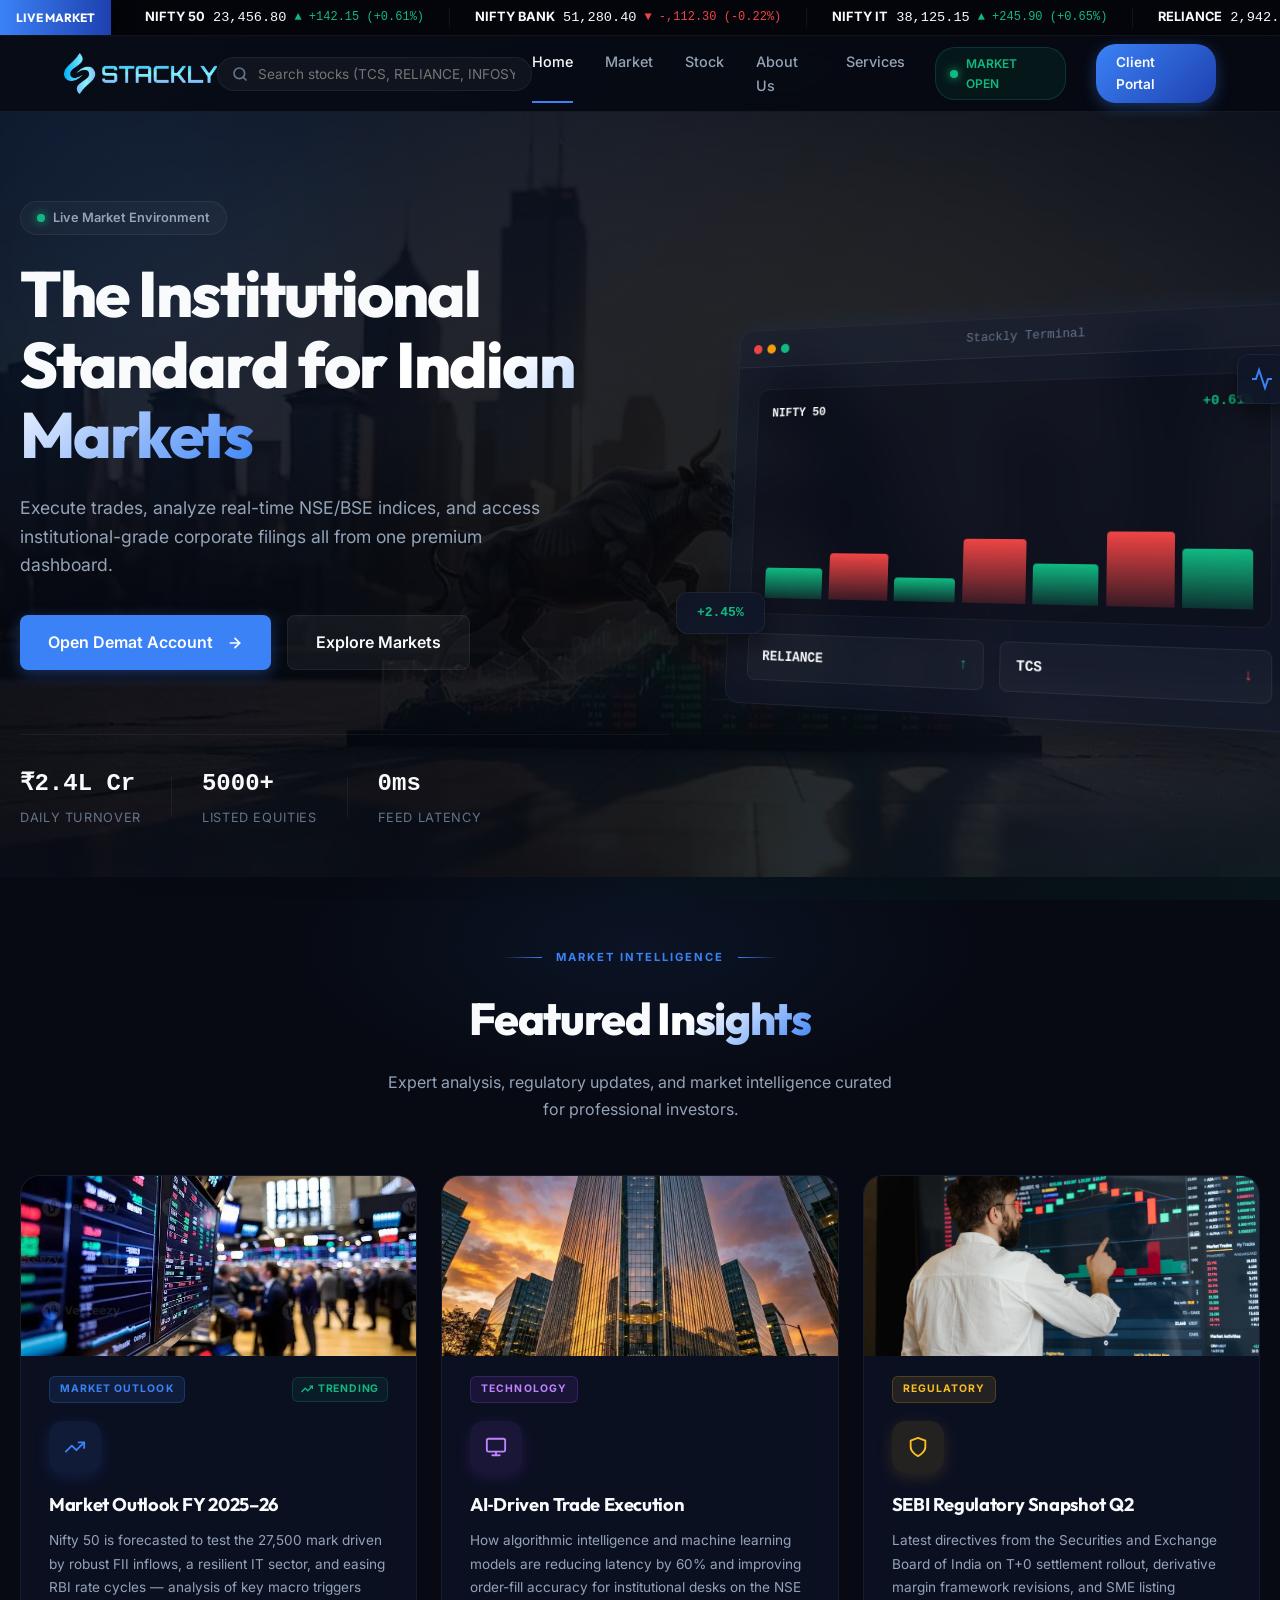
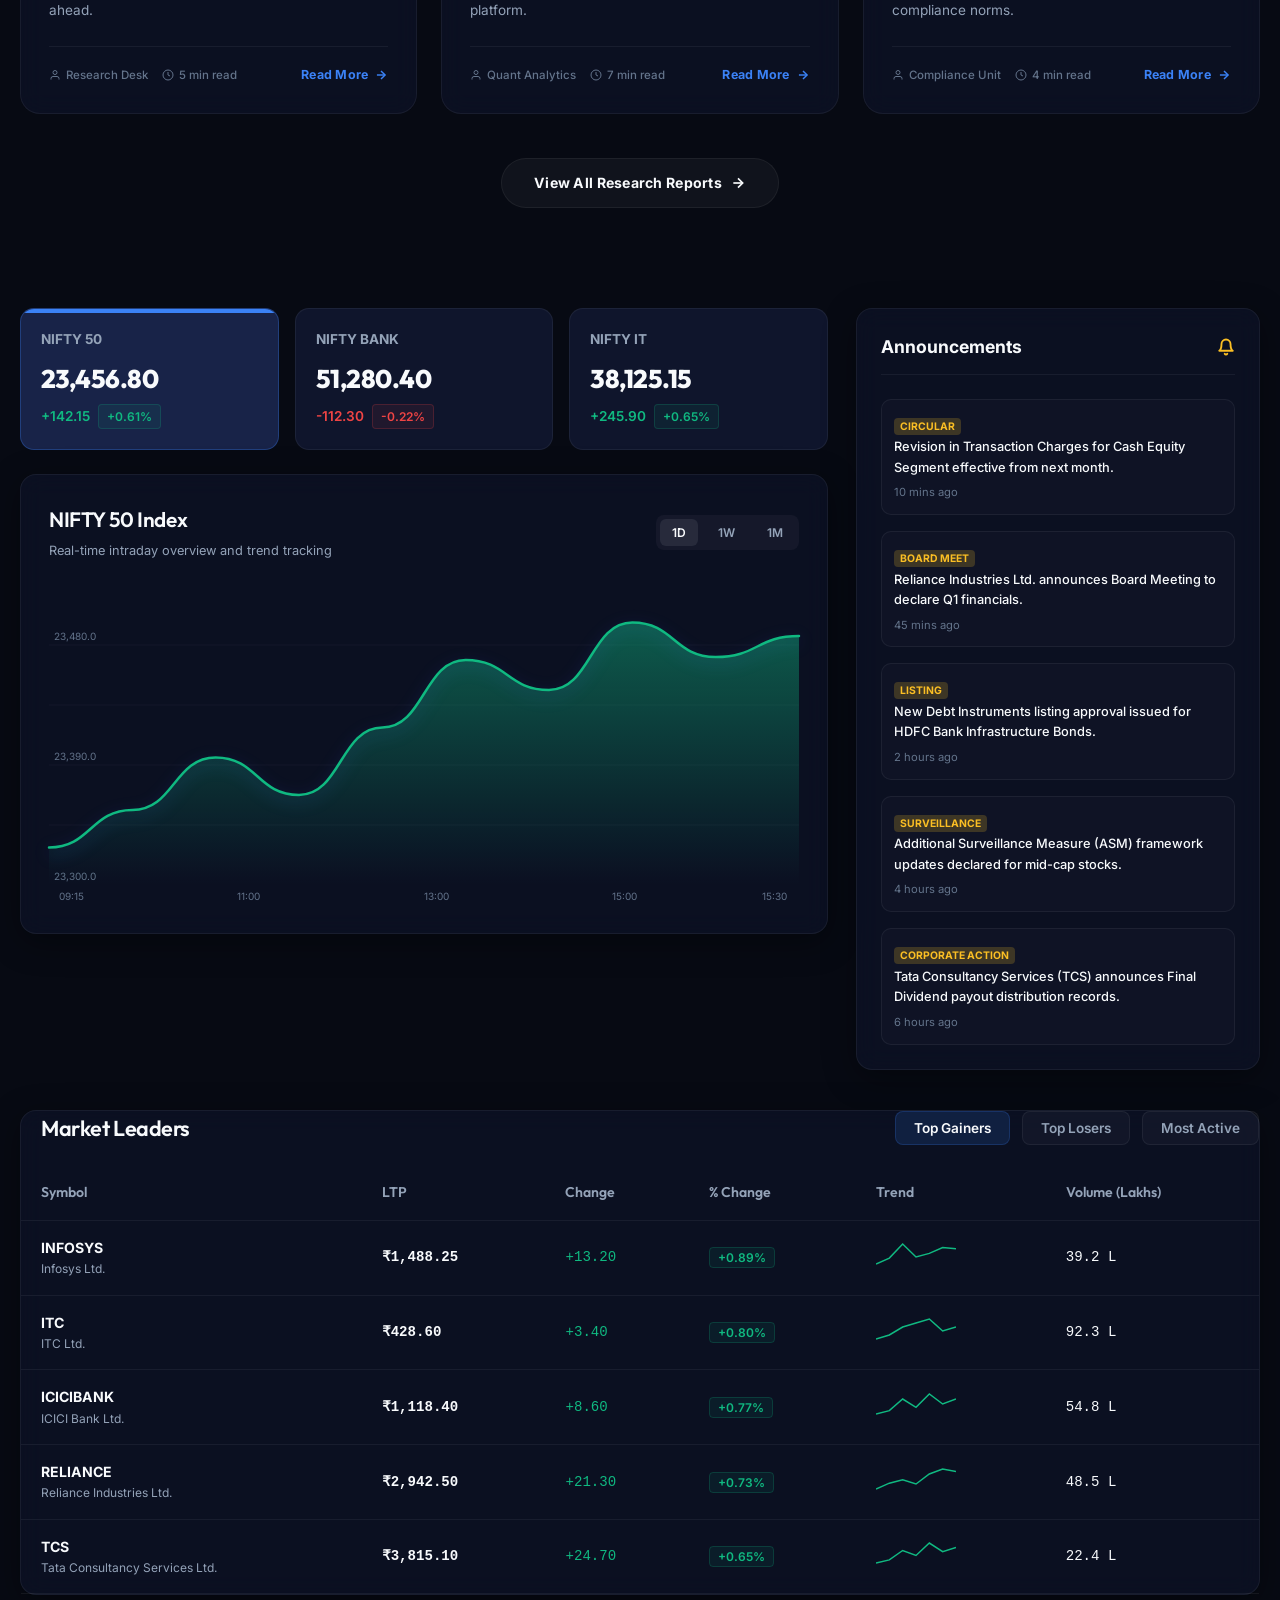
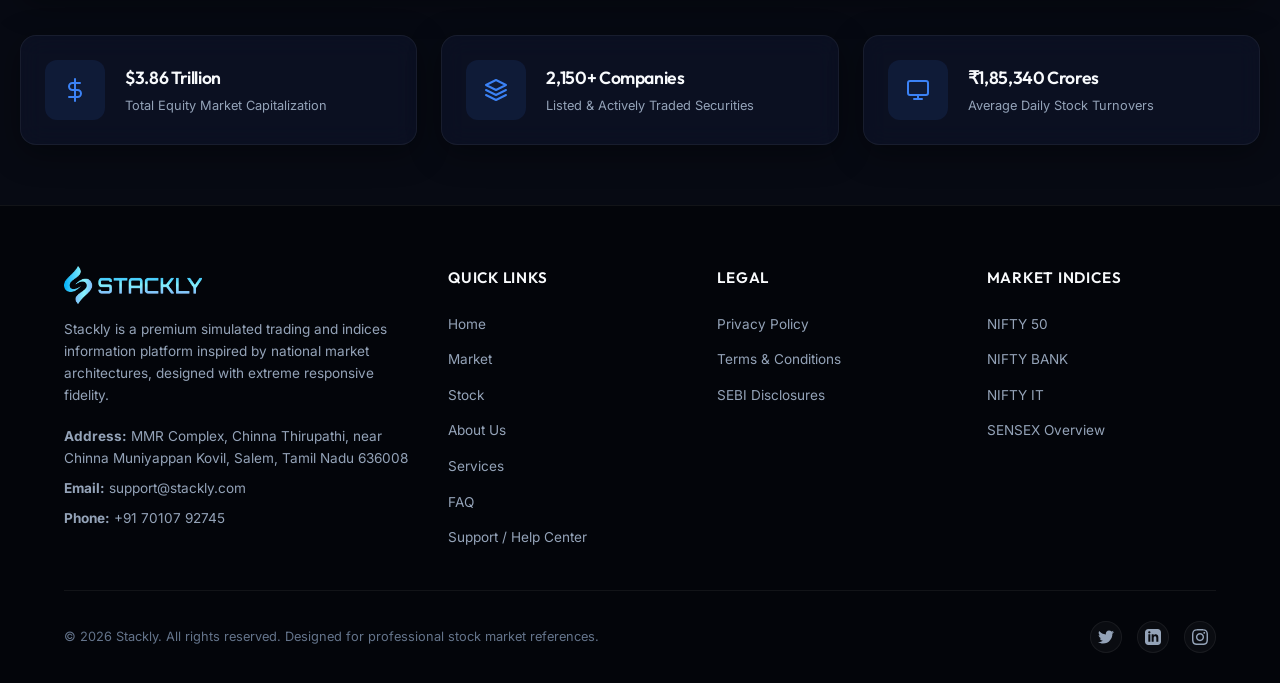
<file: index.html>
<!DOCTYPE html>
<html lang="en">

<head>
    <meta charset="UTF-8">
    <meta name="viewport" content="width=device-width, initial-scale=1.0">
    <title>Stackly | Professional India Stock Exchange Dashboard</title>
    <meta name="description"
        content="Access real-time Indian stock market indices, Nifty indices tracker, interactive charts, corporate announcements, and trading transaction calculators on Stackly.">
    <link rel="stylesheet" href="css/style.css">
</head>

<body>

    <!-- 1. Top Scrolling Ticker Bar -->
    <div class="ticker-container">
        <div class="ticker-title">Live Market</div>
        <div class="ticker-wrap">
            <div class="ticker-scroll" id="ticker-scroll-feed">
                <!-- Ticker items will be populated by JS -->
            </div>
        </div>
    </div>

    <!-- 2. Header Navigation -->
    <header>
        <div class="logo-container">
            <a href="index.html">
                <img src="images/logo.webp" alt="Stackly Logo" class="logo-img">
            </a>
        </div>

        <div class="search-wrapper">
            <svg class="search-icon" width="16" height="16" viewBox="0 0 24 24" fill="none" stroke="currentColor"
                stroke-width="2.5" stroke-linecap="round" stroke-linejoin="round">
                <circle cx="11" cy="11" r="8"></circle>
                <line x1="21" y1="21" x2="16.65" y2="16.65"></line>
            </svg>
            <input type="text" id="symbol-search" class="search-bar"
                placeholder="Search stocks (TCS, RELIANCE, INFOSYS...)">
            <div id="search-dropdown" class="search-results"></div>
        </div>

        <nav>
            <div class="nav-links">
                <a href="index.html" class="active">Home</a>
                <a href="market.html">Market</a>
                <a href="stock.html">Stock</a>
                <a href="about.html">About Us</a>
                <a href="services.html">Services</a>
            </div>
            <div class="market-status">
                <span class="status-dot"></span>
                <span>MARKET OPEN</span>
            </div>
            <a href="login.html" class="btn-login">Client Portal</a>
        </nav>

        <div class="mobile-toggle" id="mobile-nav-toggle">
            <span></span>
            <span></span>
            <span></span>
        </div>
    </header>
    <!-- Hero Section -->
    <section class="hero-section">
        <!-- Background Ambient Glow -->
        <div class="hero-bg-glow hero-bg-glow-1"></div>
        <div class="hero-bg-glow hero-bg-glow-2"></div>

        <div class="hero-container">
            <div class="hero-content">
                <div class="hero-badge reveal-up" style="--delay: 0.1s;">
                    <span class="pulse-dot"></span> Live Market Environment
                </div>
                <h1 class="hero-title reveal-up" style="--delay: 0.2s;">
                    The Institutional Standard for <span class="text-gradient">Indian Markets</span>
                </h1>
                <p class="hero-description reveal-up" style="--delay: 0.3s;">
                    Execute trades, analyze real-time NSE/BSE indices, and access institutional-grade corporate filings
                    all from one premium dashboard.
                </p>
                <div class="hero-cta-group reveal-up" style="--delay: 0.4s;">
                    <a href="register.html" class="btn-primary hero-btn">
                        Open Demat Account
                        <svg width="16" height="16" viewBox="0 0 24 24" fill="none" stroke="currentColor"
                            stroke-width="2.5" stroke-linecap="round" stroke-linejoin="round" style="margin-left: 6px;">
                            <line x1="5" y1="12" x2="19" y2="12" />
                            <polyline points="12 5 19 12 12 19" />
                        </svg>
                    </a>
                    <a href="market.html" class="btn-secondary hero-btn">
                        Explore Markets
                    </a>
                </div>

                <div class="hero-stats reveal-up" style="--delay: 0.5s;">
                    <div class="hero-stat">
                        <div class="hero-stat-value">₹2.4L Cr</div>
                        <div class="hero-stat-label">Daily Turnover</div>
                    </div>
                    <div class="hero-stat-divider"></div>
                    <div class="hero-stat">
                        <div class="hero-stat-value">5000+</div>
                        <div class="hero-stat-label">Listed Equities</div>
                    </div>
                    <div class="hero-stat-divider"></div>
                    <div class="hero-stat">
                        <div class="hero-stat-value">0ms</div>
                        <div class="hero-stat-label">Feed Latency</div>
                    </div>
                </div>
            </div>

            <div class="hero-visual reveal-up" style="--delay: 0.3s;">

                <!-- Decorative animated dashboard UI -->
                <div class="hero-dashboard-mockup glass-panel float-complex">
                    <div class="mockup-header">
                        <div class="mockup-dots"><span></span><span></span><span></span></div>
                        <div class="mockup-title">Stackly Terminal</div>
                    </div>
                    <div class="mockup-body">
                        <!-- Chart Mockup -->
                        <div class="mockup-chart-area">
                            <div class="mockup-chart-header">
                                <div>NIFTY 50</div>
                                <div class="text-up">+0.61%</div>
                            </div>
                            <div class="mockup-chart-bars">
                                <div class="bar bar-1"></div>
                                <div class="bar bar-2"></div>
                                <div class="bar bar-3"></div>
                                <div class="bar bar-4"></div>
                                <div class="bar bar-5"></div>
                                <div class="bar bar-6"></div>
                                <div class="bar bar-7"></div>
                            </div>
                        </div>
                        <!-- Mini cards -->
                        <div class="mockup-cards">
                            <div class="mockup-mini-card">
                                <div>RELIANCE</div>
                                <div class="text-up">↑</div>
                            </div>
                            <div class="mockup-mini-card">
                                <div>TCS</div>
                                <div class="text-down">↓</div>
                            </div>
                        </div>
                    </div>
                </div>

                <!-- Floating decorative elements -->
                <div class="hero-float-element float-element-1 glass-panel float-simple" style="animation-delay: -1s;">
                    <svg width="24" height="24" viewBox="0 0 24 24" fill="none" stroke="var(--accent-blue)"
                        stroke-width="2">
                        <path d="M22 12h-4l-3 9L9 3l-3 9H2" />
                    </svg>
                </div>
                <div class="hero-float-element float-element-2 glass-panel float-simple">
                    <div class="text-up" style="font-weight: 800;">+2.45%</div>
                </div>
            </div>
        </div>
    </section>

    <!-- Featured Insights Section -->
    <section class="insights-section" id="insights-anchor">
        <div class="insights-header reveal-up">
            <div class="insights-eyebrow">
                <span class="insights-eyebrow-line"></span>
                <span>Market Intelligence</span>
                <span class="insights-eyebrow-line"></span>
            </div>
            <h2 class="insights-title">Featured <span class="text-gradient">Insights</span></h2>
            <p class="insights-subtitle">Expert analysis, regulatory updates, and market intelligence curated for
                professional investors.</p>
        </div>

        <div class="insights-grid">

            <!-- Card 1 -->
            <article class="insight-card reveal-up" style="--delay: 0.1s;">
                <div class="insight-cover-wrapper">
                    <img src="images/images.webp" alt="Market Insight" class="insight-cover-img">
                </div>
                <div class="insight-card-top">
                    <span class="insight-badge insight-badge--market">Market Outlook</span>
                    <span class="insight-trending">
                        <svg width="12" height="12" viewBox="0 0 24 24" fill="none" stroke="currentColor"
                            stroke-width="2.5">
                            <polyline points="23 6 13.5 15.5 8.5 10.5 1 18" />
                            <polyline points="17 6 23 6 23 12" />
                        </svg>
                        Trending
                    </span>
                </div>
                <div class="insight-icon-wrap insight-icon-wrap--blue">
                    <svg width="22" height="22" viewBox="0 0 24 24" fill="none" stroke="currentColor" stroke-width="2"
                        stroke-linecap="round" stroke-linejoin="round">
                        <polyline points="22 7 13.5 15.5 8.5 10.5 2 17" />
                        <polyline points="16 7 22 7 22 13" />
                    </svg>
                </div>
                <h3 class="insight-card-title">Market Outlook FY 2025–26</h3>
                <p class="insight-card-desc">Nifty 50 is forecasted to test the 27,500 mark driven by robust FII
                    inflows, a resilient IT sector, and easing RBI rate cycles — analysis of key macro triggers ahead.
                </p>
                <div class="insight-card-footer">
                    <div class="insight-meta">
                        <span class="insight-author">
                            <svg width="12" height="12" viewBox="0 0 24 24" fill="none" stroke="currentColor"
                                stroke-width="2">
                                <path d="M20 21v-2a4 4 0 0 0-4-4H8a4 4 0 0 0-4 4v2" />
                                <circle cx="12" cy="7" r="4" />
                            </svg>
                            Research Desk
                        </span>
                        <span class="insight-read-time">
                            <svg width="12" height="12" viewBox="0 0 24 24" fill="none" stroke="currentColor"
                                stroke-width="2">
                                <circle cx="12" cy="12" r="10" />
                                <polyline points="12 6 12 12 16 14" />
                            </svg>
                            5 min read
                        </span>
                    </div>
                    <a href="404.html" class="insight-read-link">
                        Read More
                        <svg width="14" height="14" viewBox="0 0 24 24" fill="none" stroke="currentColor"
                            stroke-width="2.5">
                            <line x1="5" y1="12" x2="19" y2="12" />
                            <polyline points="12 5 19 12 12 19" />
                        </svg>
                    </a>
                </div>
            </article>

            <!-- Card 2 -->
            <article class="insight-card reveal-up" style="--delay: 0.2s;">
                <div class="insight-cover-wrapper">
                    <img src="images/corporate_building.webp" alt="Corporate Architecture" class="insight-cover-img">
                </div>
                <div class="insight-card-top">
                    <span class="insight-badge insight-badge--tech">Technology</span>
                </div>
                <div class="insight-icon-wrap insight-icon-wrap--purple">
                    <svg width="22" height="22" viewBox="0 0 24 24" fill="none" stroke="currentColor" stroke-width="2"
                        stroke-linecap="round" stroke-linejoin="round">
                        <rect x="2" y="3" width="20" height="14" rx="2" />
                        <line x1="8" y1="21" x2="16" y2="21" />
                        <line x1="12" y1="17" x2="12" y2="21" />
                    </svg>
                </div>
                <h3 class="insight-card-title">AI‑Driven Trade Execution</h3>
                <p class="insight-card-desc">How algorithmic intelligence and machine learning models are reducing
                    latency by 60% and improving order-fill accuracy for institutional desks on the NSE platform.</p>
                <div class="insight-card-footer">
                    <div class="insight-meta">
                        <span class="insight-author">
                            <svg width="12" height="12" viewBox="0 0 24 24" fill="none" stroke="currentColor"
                                stroke-width="2">
                                <path d="M20 21v-2a4 4 0 0 0-4-4H8a4 4 0 0 0-4 4v2" />
                                <circle cx="12" cy="7" r="4" />
                            </svg>
                            Quant Analytics
                        </span>
                        <span class="insight-read-time">
                            <svg width="12" height="12" viewBox="0 0 24 24" fill="none" stroke="currentColor"
                                stroke-width="2">
                                <circle cx="12" cy="12" r="10" />
                                <polyline points="12 6 12 12 16 14" />
                            </svg>
                            7 min read
                        </span>
                    </div>
                    <a href="404.html" class="insight-read-link">
                        Read More
                        <svg width="14" height="14" viewBox="0 0 24 24" fill="none" stroke="currentColor"
                            stroke-width="2.5">
                            <line x1="5" y1="12" x2="19" y2="12" />
                            <polyline points="12 5 19 12 12 19" />
                        </svg>
                    </a>
                </div>
            </article>

            <!-- Card 3 -->
            <article class="insight-card reveal-up" style="--delay: 0.3s;">
                <div class="insight-cover-wrapper">
                    <img src="images/man.webp" alt="Analytical Thinking" class="insight-cover-img">
                </div>
                <div class="insight-card-top">
                    <span class="insight-badge insight-badge--regulatory">Regulatory</span>
                </div>
                <div class="insight-icon-wrap insight-icon-wrap--gold">
                    <svg width="22" height="22" viewBox="0 0 24 24" fill="none" stroke="currentColor" stroke-width="2"
                        stroke-linecap="round" stroke-linejoin="round">
                        <path d="M12 22s8-4 8-10V5l-8-3-8 3v7c0 6 8 10 8 10z" />
                    </svg>
                </div>
                <h3 class="insight-card-title">SEBI Regulatory Snapshot Q2</h3>
                <p class="insight-card-desc">Latest directives from the Securities and Exchange Board of India on T+0
                    settlement rollout, derivative margin framework revisions, and SME listing compliance norms.</p>
                <div class="insight-card-footer">
                    <div class="insight-meta">
                        <span class="insight-author">
                            <svg width="12" height="12" viewBox="0 0 24 24" fill="none" stroke="currentColor"
                                stroke-width="2">
                                <path d="M20 21v-2a4 4 0 0 0-4-4H8a4 4 0 0 0-4 4v2" />
                                <circle cx="12" cy="7" r="4" />
                            </svg>
                            Compliance Unit
                        </span>
                        <span class="insight-read-time">
                            <svg width="12" height="12" viewBox="0 0 24 24" fill="none" stroke="currentColor"
                                stroke-width="2">
                                <circle cx="12" cy="12" r="10" />
                                <polyline points="12 6 12 12 16 14" />
                            </svg>
                            4 min read
                        </span>
                    </div>
                    <a href="404.html" class="insight-read-link">
                        Read More
                        <svg width="14" height="14" viewBox="0 0 24 24" fill="none" stroke="currentColor"
                            stroke-width="2.5">
                            <line x1="5" y1="12" x2="19" y2="12" />
                            <polyline points="12 5 19 12 12 19" />
                        </svg>
                    </a>
                </div>
            </article>

        </div>

        <div class="insights-cta reveal-up" style="--delay: 0.4s;">
            <a href="404.html" class="insights-view-all">
                View All Research Reports
                <svg width="16" height="16" viewBox="0 0 24 24" fill="none" stroke="currentColor" stroke-width="2.5">
                    <line x1="5" y1="12" x2="19" y2="12" />
                    <polyline points="12 5 19 12 12 19" />
                </svg>
            </a>
        </div>
    </section>

    <!-- Mobile Drawer Menu -->
    <div class="mobile-nav" id="mobile-menu-drawer">
        <div class="mobile-nav-links">
            <a href="index.html" class="active">Home</a>
            <a href="market.html">Market</a>
            <a href="about.html">About Us</a>
            <a href="services.html">Services</a>
            <a href="login.html">Client Portal</a>
        </div>
    </div>

    <!-- 3. Main Dashboard Grid -->
    <main class="container">
        <div class="dashboard-grid">

            <!-- Left Side: Indices & Chart Widgets -->
            <div class="main-chart-column">

                <!-- Indices Display Panel -->
                <div class="indices-container">
                    <div class="index-card active" id="idx-nifty50" data-index="nifty50">
                        <div class="index-title">NIFTY 50</div>
                        <div class="index-value" id="val-nifty50">23,456.80</div>
                        <div class="index-change-wrap text-up" id="chg-nifty50">
                            <span>+142.15</span>
                            <span class="bg-up-badge">+0.61%</span>
                        </div>
                    </div>

                    <div class="index-card" id="idx-niftybank" data-index="niftybank">
                        <div class="index-title">NIFTY BANK</div>
                        <div class="index-value" id="val-niftybank">51,280.40</div>
                        <div class="index-change-wrap text-down" id="chg-niftybank">
                            <span>-112.30</span>
                            <span class="bg-down-badge">-0.22%</span>
                        </div>
                    </div>

                    <div class="index-card" id="idx-niftyit" data-index="niftyit">
                        <div class="index-title">NIFTY IT</div>
                        <div class="index-value" id="val-niftyit">38,125.15</div>
                        <div class="index-change-wrap text-up" id="chg-niftyit">
                            <span>+245.90</span>
                            <span class="bg-up-badge">+0.65%</span>
                        </div>
                    </div>
                </div>

                <!-- Custom SVG Chart Card -->
                <div class="chart-widget glass-panel">
                    <div class="chart-header">
                        <div class="chart-info">
                            <h3 id="chart-index-title">NIFTY 50 Index</h3>
                            <p>Real-time intraday overview and trend tracking</p>
                        </div>
                        <div class="chart-timeframes">
                            <button class="tf-btn active" data-tf="1d">1D</button>
                            <button class="tf-btn" data-tf="1w">1W</button>
                            <button class="tf-btn" data-tf="1m">1M</button>
                        </div>
                    </div>

                    <!-- SVG Chart Container -->
                    <div class="chart-viewport" id="chart-viewport-box">
                        <svg class="chart-svg" id="nifty-svg-chart">
                            <!-- Define Gradient Colors -->
                            <defs>
                                <linearGradient id="chart-gradient" x1="0" y1="0" x2="0" y2="1">
                                    <stop offset="0%" stop-color="#3b82f6" stop-opacity="0.45" />
                                    <stop offset="100%" stop-color="#3b82f6" stop-opacity="0.00" />
                                </linearGradient>
                            </defs>

                            <!-- Grid lines -->
                            <line x1="0" y1="60" x2="100%" y2="60" class="chart-grid-line"></line>
                            <line x1="0" y1="120" x2="100%" y2="120" class="chart-grid-line"></line>
                            <line x1="0" y1="180" x2="100%" y2="180" class="chart-grid-line"></line>
                            <line x1="0" y1="240" x2="100%" y2="240" class="chart-grid-line"></line>

                            <!-- X & Y Labels -->
                            <text x="5" y="55" class="chart-axis-text" id="y-label-max">--</text>
                            <text x="5" y="175" class="chart-axis-text" id="y-label-mid">--</text>
                            <text x="5" y="295" class="chart-axis-text" id="y-label-min">--</text>

                            <text x="10" y="315" class="chart-axis-text">09:15</text>
                            <text x="25%" y="315" class="chart-axis-text">11:00</text>
                            <text x="50%" y="315" class="chart-axis-text">13:00</text>
                            <text x="75%" y="315" class="chart-axis-text">15:00</text>
                            <text x="95%" y="315" class="chart-axis-text">15:30</text>

                            <!-- Area Path -->
                            <path class="chart-path-area" d=""></path>
                            <!-- Line Path -->
                            <path class="chart-path-line chart-glow-filter" d=""></path>

                            <!-- Interactive Mouse Tracker -->
                            <line class="chart-tracker-line" x1="0" y1="0" x2="0" y2="300"></line>
                            <circle class="chart-tracker-dot" cx="0" cy="0"></circle>
                        </svg>

                        <!-- Tooltip element -->
                        <div class="chart-tooltip" id="chart-hover-tooltip">
                            <div class="tooltip-time">Time: --</div>
                            <div class="tooltip-val">Value: --</div>
                        </div>
                    </div>
                </div>

            </div>

            <!-- Right Side: Announcements & Circulars Panel -->
            <div class="sidebar-column">
                <div class="sidebar-panel glass-panel">
                    <div class="panel-title">
                        <span>Announcements</span>
                        <svg width="18" height="18" viewBox="0 0 24 24" fill="none" stroke="var(--accent-gold)"
                            stroke-width="2.5" stroke-linecap="round" stroke-linejoin="round">
                            <path d="M18 8A6 6 0 0 0 6 8c0 7-3 9-3 9h18s-3-2-3-9"></path>
                            <path d="M13.73 21a2 2 0 0 1-3.46 0"></path>
                        </svg>
                    </div>

                    <div class="announcement-list" id="corporate-news-list">
                        <!-- Items rendered by JS -->
                    </div>
                </div>
            </div>

        </div>

        <!-- 4. Tabbed Market Movers Section -->
        <section class="movers-section glass-panel">
            <div class="movers-header">
                <h2 style="font-size: 1.35rem; margin-left: 20px;">Market Leaders</h2>
                <div class="movers-tabs">
                    <button class="mover-tab-btn active" id="tab-gainers" data-tab="gainers">Top Gainers</button>
                    <button class="mover-tab-btn" id="tab-losers" data-tab="losers">Top Losers</button>
                    <button class="mover-tab-btn" id="tab-volume" data-tab="volume">Most Active</button>
                </div>
            </div>

            <div class="table-responsive">
                <table class="mover-table">
                    <thead>
                        <tr>
                            <th>Symbol</th>
                            <th>LTP</th>
                            <th>Change</th>
                            <th>% Change</th>
                            <th>Trend</th>
                            <th>Volume (Lakhs)</th>
                        </tr>
                    </thead>
                    <tbody id="mover-table-body">
                        <!-- Populated by JS -->
                    </tbody>
                </table>
            </div>
        </section>

        <!-- 5. Exchange Highlights Section -->
        <section class="market-highlights">
            <div class="highlight-card glass-panel glow-hover">
                <div class="highlight-icon">
                    <svg width="24" height="24" viewBox="0 0 24 24" fill="none" stroke="currentColor" stroke-width="2"
                        stroke-linecap="round" stroke-linejoin="round">
                        <line x1="12" y1="1" x2="12" y2="23"></line>
                        <path d="M17 5H9.5a3.5 3.5 0 0 0 0 7h5a3.5 3.5 0 0 1 0 7H6"></path>
                    </svg>
                </div>
                <div class="highlight-info">
                    <h4>$3.86 Trillion</h4>
                    <p>Total Equity Market Capitalization</p>
                </div>
            </div>

            <div class="highlight-card glass-panel glow-hover">
                <div class="highlight-icon">
                    <svg width="24" height="24" viewBox="0 0 24 24" fill="none" stroke="currentColor" stroke-width="2"
                        stroke-linecap="round" stroke-linejoin="round">
                        <polygon points="12 2 2 7 12 12 22 7 12 2"></polygon>
                        <polyline points="2 17 12 22 22 17"></polyline>
                        <polyline points="2 12 12 17 22 12"></polyline>
                    </svg>
                </div>
                <div class="highlight-info">
                    <h4>2,150+ Companies</h4>
                    <p>Listed & Actively Traded Securities</p>
                </div>
            </div>

            <div class="highlight-card glass-panel glow-hover">
                <div class="highlight-icon">
                    <svg width="24" height="24" viewBox="0 0 24 24" fill="none" stroke="currentColor" stroke-width="2"
                        stroke-linecap="round" stroke-linejoin="round">
                        <rect x="2" y="3" width="20" height="14" rx="2" ry="2"></rect>
                        <line x1="8" y1="21" x2="16" y2="21"></line>
                        <line x1="12" y1="17" x2="12" y2="21"></line>
                    </svg>
                </div>
                <div class="highlight-info">
                    <h4>₹1,85,340 Crores</h4>
                    <p>Average Daily Stock Turnovers</p>
                </div>
            </div>
        </section>

    </main>

    <!-- 6. Detailed Interactive Stock Modal Overlay -->
    <div id="stock-modal" class="modal-overlay">
        <div class="modal-content glass-panel">
            <span class="modal-close" id="modal-close-btn">&times;</span>
            <div class="modal-header">
                <h3 id="modal-stock-title">Stock Details</h3>
                <span class="modal-name" id="modal-stock-subtitle">Company Full Name</span>
            </div>
            <hr style="border: 0; border-top: 1px solid var(--border-color); margin: 15px 0;">
            <div style="display: flex; justify-content: space-between; align-items: center; margin-bottom: 20px;">
                <div>
                    <span style="font-size: 0.85rem; color: var(--text-secondary);">Last Traded Price</span>
                    <h2 style="font-size: 2.2rem; font-family: monospace; font-weight: 800;" id="modal-stock-ltp">
                        ₹0,000.00</h2>
                </div>
                <div style="text-align: right;">
                    <span style="font-size: 0.85rem; color: var(--text-secondary);">Change (%)</span>
                    <h3 id="modal-stock-change" style="font-size: 1.4rem; font-family: monospace;">+0.00 (+0.00%)</h3>
                </div>
            </div>

            <div class="modal-stats">
                <div class="modal-stat-box">
                    <div class="modal-stat-label">Prev Close</div>
                    <div class="modal-stat-value" id="modal-stock-prev">0,000.00</div>
                </div>
                <div class="modal-stat-box">
                    <div class="modal-stat-label">Open</div>
                    <div class="modal-stat-value" id="modal-stock-open">0,000.00</div>
                </div>
                <div class="modal-stat-box">
                    <div class="modal-stat-label">Daily High</div>
                    <div class="modal-stat-value" id="modal-stock-high">0,000.00</div>
                </div>
                <div class="modal-stat-box">
                    <div class="modal-stat-label">Daily Low</div>
                    <div class="modal-stat-value" id="modal-stock-low">0,000.00</div>
                </div>
                <div class="modal-stat-box">
                    <div class="modal-stat-label">52W High</div>
                    <div class="modal-stat-value" id="modal-stock-52high">0,000.00</div>
                </div>
                <div class="modal-stat-box">
                    <div class="modal-stat-label">52W Low</div>
                    <div class="modal-stat-value" id="modal-stock-52low">0,000.00</div>
                </div>
            </div>
        </div>
    </div>

    <!-- 7. Footer -->
    <footer>
        <div class="footer-grid">
            <div class="footer-info">
                <img src="images/logo.webp" alt="Stackly Logo" class="footer-logo-img">
                <p>Stackly is a premium simulated trading and indices information platform inspired by national market
                    architectures, designed with extreme responsive fidelity.</p>
                <div class="footer-contact-details"
                    style="margin-top: 20px; font-size: 0.85rem; color: var(--text-secondary);">
                    <p style="margin-bottom: 8px;"><strong>Address:</strong> MMR Complex, Chinna Thirupathi, near Chinna
                        Muniyappan Kovil, Salem, Tamil Nadu 636008</p>
                    <p style="margin-bottom: 8px;"><strong>Email:</strong> support@stackly.com</p>
                    <p><strong>Phone:</strong> +91 70107 92745</p>
                </div>
            </div>
            <div class="footer-links">
                <h5>Quick Links</h5>
                <ul>
                    <li><a href="index.html">Home</a></li>
                    <li><a href="market.html">Market</a></li>
                    <li><a href="stock.html">Stock</a></li>
                    <li><a href="about.html">About Us</a></li>
                    <li><a href="services.html">Services</a></li>
                    <li><a href="404.html">FAQ</a></li>
                    <li><a href="404.html">Support / Help Center</a></li>
                </ul>
            </div>
            <div class="footer-links">
                <h5>Legal</h5>
                <ul>
                    <li><a href="404.html">Privacy Policy</a></li>
                    <li><a href="404.html">Terms & Conditions</a></li>
                    <li><a href="404.html">SEBI Disclosures</a></li>
                </ul>
            </div>
            <div class="footer-links">
                <h5>Market Indices</h5>
                <ul>
                    <li><a href="#" class="quick-index-select" data-select="nifty50">NIFTY 50</a></li>
                    <li><a href="#" class="quick-index-select" data-select="niftybank">NIFTY BANK</a></li>
                    <li><a href="#" class="quick-index-select" data-select="niftyit">NIFTY IT</a></li>
                    <li><a href="#">SENSEX Overview</a></li>
                </ul>
            </div>
        </div>
        <div class="footer-bottom">
            <div class="footer-copyright">
                <div>&copy; 2026 Stackly. All rights reserved. Designed for professional stock market references.</div>

            </div>
            <div class="footer-social">
                <a href="404.html" class="social-icon">
                    <svg width="16" height="16" fill="currentColor" viewBox="0 0 24 24">
                        <path
                            d="M24 4.557c-.883.392-1.832.656-2.828.775 1.017-.609 1.798-1.574 2.165-2.724-.951.564-2.005.974-3.127 1.195-.897-.957-2.178-1.555-3.594-1.555-3.179 0-5.515 2.966-4.797 6.045-4.091-.205-7.719-2.165-10.148-5.144-1.29 2.213-.669 5.108 1.523 6.574-.806-.026-1.566-.247-2.229-.616-.054 2.281 1.581 4.415 3.949 4.89-.693.188-1.452.232-2.224.084.626 1.956 2.444 3.379 4.6 3.419-2.07 1.623-4.678 2.348-7.29 2.04 2.179 1.397 4.768 2.212 7.548 2.212 9.142 0 14.307-7.721 13.995-14.646.962-.695 1.797-1.562 2.457-2.549z" />
                    </svg>
                </a>
                <a href="404.html" class="social-icon">
                    <svg width="16" height="16" fill="currentColor" viewBox="0 0 24 24">
                        <path
                            d="M19 0h-14c-2.761 0-5 2.239-5 5v14c0 2.761 2.239 5 5 5h14c2.762 0 5-2.239 5-5v-14c0-2.761-2.238-5-5-5zm-11 19h-3v-11h3v11zm-1.5-12.268c-.966 0-1.75-.779-1.75-1.75s.784-1.75 1.75-1.75 1.75.779 1.75 1.75-.784 1.75-1.75 1.75zm13.5 12.268h-3v-5.604c0-3.368-4-3.113-4 0v5.604h-3v-11h3v1.765c1.396-2.586 7-2.777 7 2.476v6.759z" />
                    </svg>
                </a>
                <a href="404.html" class="social-icon">
                    <svg width="16" height="16" fill="currentColor" viewBox="0 0 24 24">
                        <path
                            d="M12 2.163c3.204 0 3.584.012 4.85.07 3.252.148 4.771 1.691 4.919 4.919.058 1.265.069 1.645.069 4.849 0 3.205-.012 3.584-.069 4.849-.149 3.225-1.664 4.771-4.919 4.919-1.266.058-1.644.07-4.85.07-3.204 0-3.584-.012-4.849-.07-3.26-.149-4.771-1.699-4.919-4.92-.058-1.265-.07-1.644-.07-4.849 0-3.204 .013-3.583.07-4.849.149-3.227 1.664-4.771 4.919-4.919 1.266-.057 1.645-.069 4.849-.069zm0-2c-3.259 0-3.667.014-4.947.072-4.358.2-6.78 2.618-6.98 6.98-.059 1.281-.073 1.689-.073 4.948 0 3.259.014 3.668.072 4.948.2 4.358 2.618 6.78 6.98 6.98 1.281.058 1.689.072 4.948.072 3.259 0 3.668-.014 4.948-.072 4.354-.2 6.782-2.618 6.979-6.98.059-1.28.073-1.689.073-4.948 0-3.259-.014-3.667-.072-4.947-.196-4.354-2.617-6.78-6.979-6.98-1.281-.059-1.69-.073-4.949-.073zm0 5.838c-3.403 0-6.162 2.759-6.162 6.162s2.759 6.163 6.162 6.163 6.162-2.759 6.162-6.163c0-3.403-2.759-6.162-6.162-6.162zm0 10.162c-2.209 0-4-1.79-4-4 0-2.209 1.791-4 4-4s4 1.791 4 4c0 2.21-1.791 4-4 4zm6.406-11.845c-.796 0-1.441.645-1.441 1.44s.645 1.44 1.441 1.44c.795 0 1.439-.645 1.439-1.44s-.644-1.44-1.439-1.44z" />
                    </svg>
                </a>
            </div>
        </div>
    </footer>

    <script src="js/script.js"></script>

    <!-- Scroll-Reveal Observer for Featured Insights -->
    <script>
        (function () {
            const observer = new IntersectionObserver(function (entries) {
                entries.forEach(function (entry) {
                    if (entry.isIntersecting) {
                        entry.target.classList.add('is-visible');
                        observer.unobserve(entry.target);
                    }
                });
            }, { threshold: 0.15 });

            document.querySelectorAll('.reveal-up').forEach(function (el) {
                observer.observe(el);
            });
        })();
    </script>
</body>

</html>
</file>
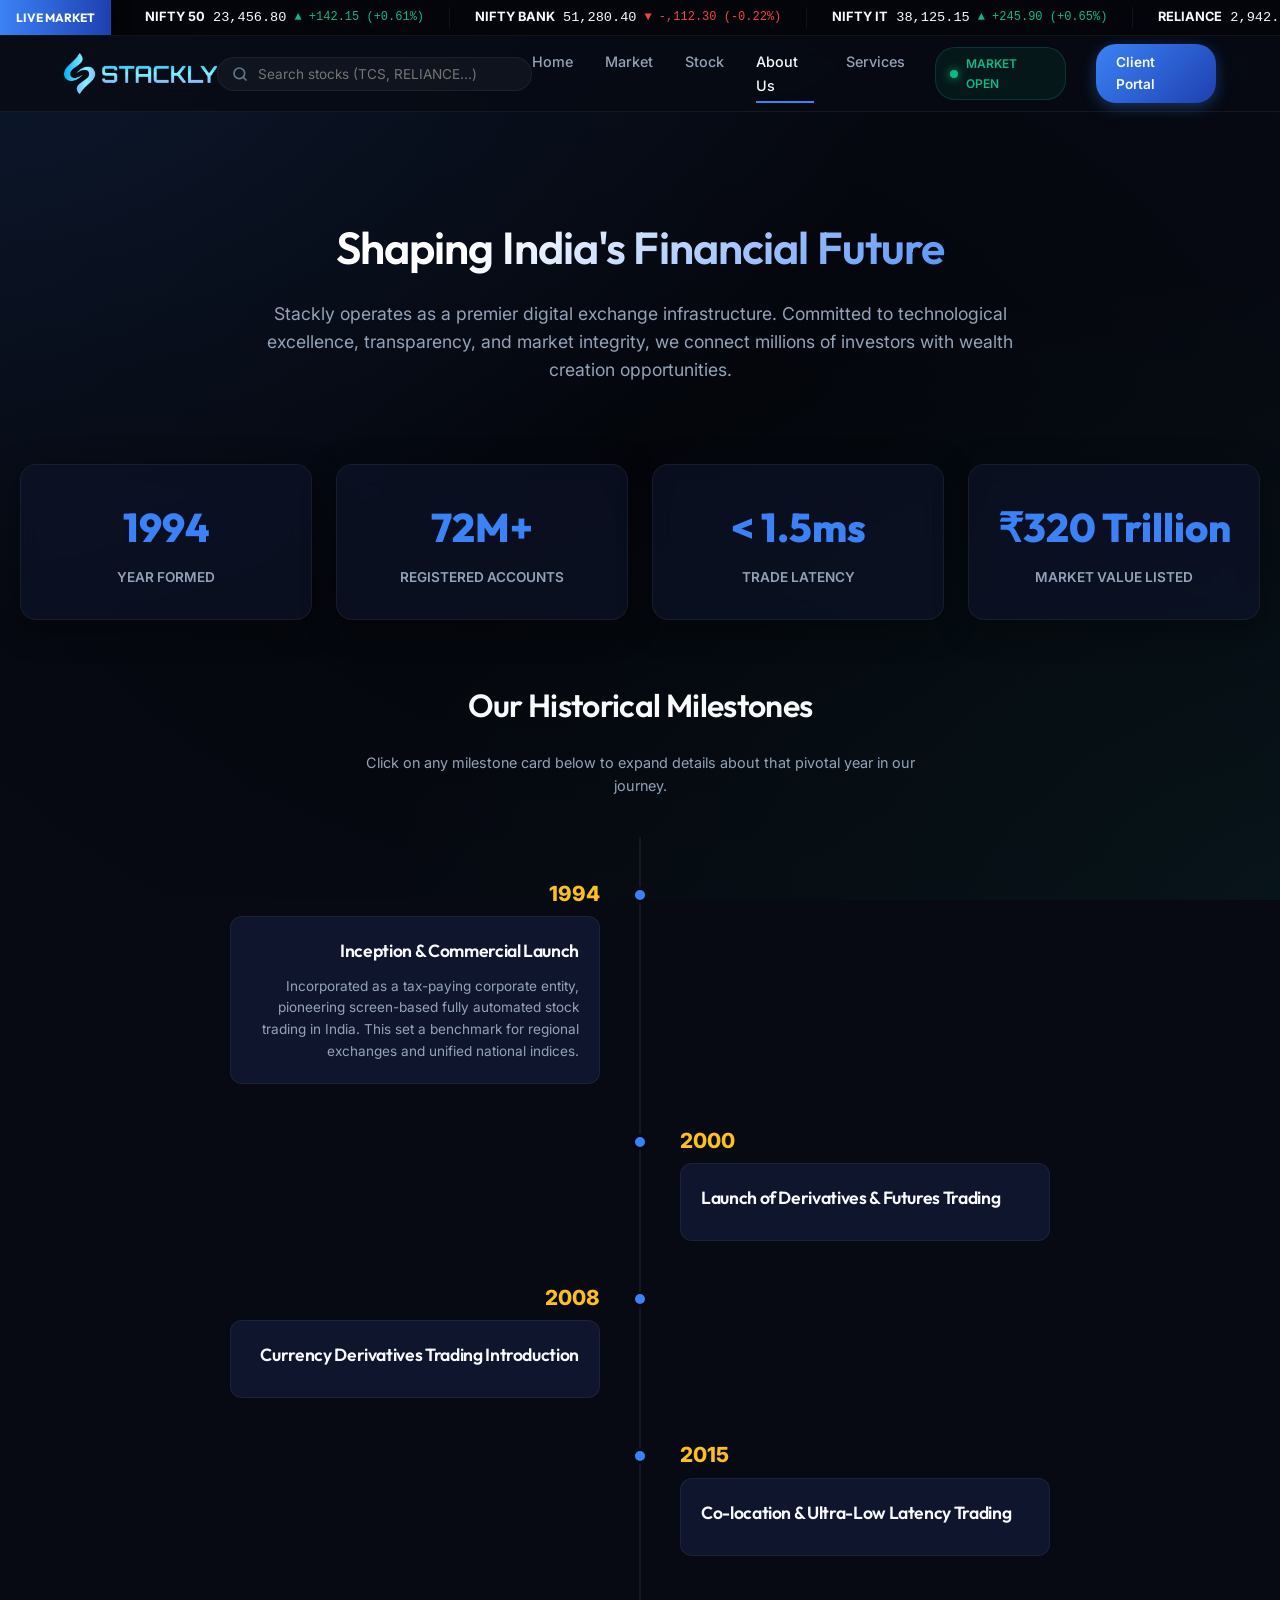
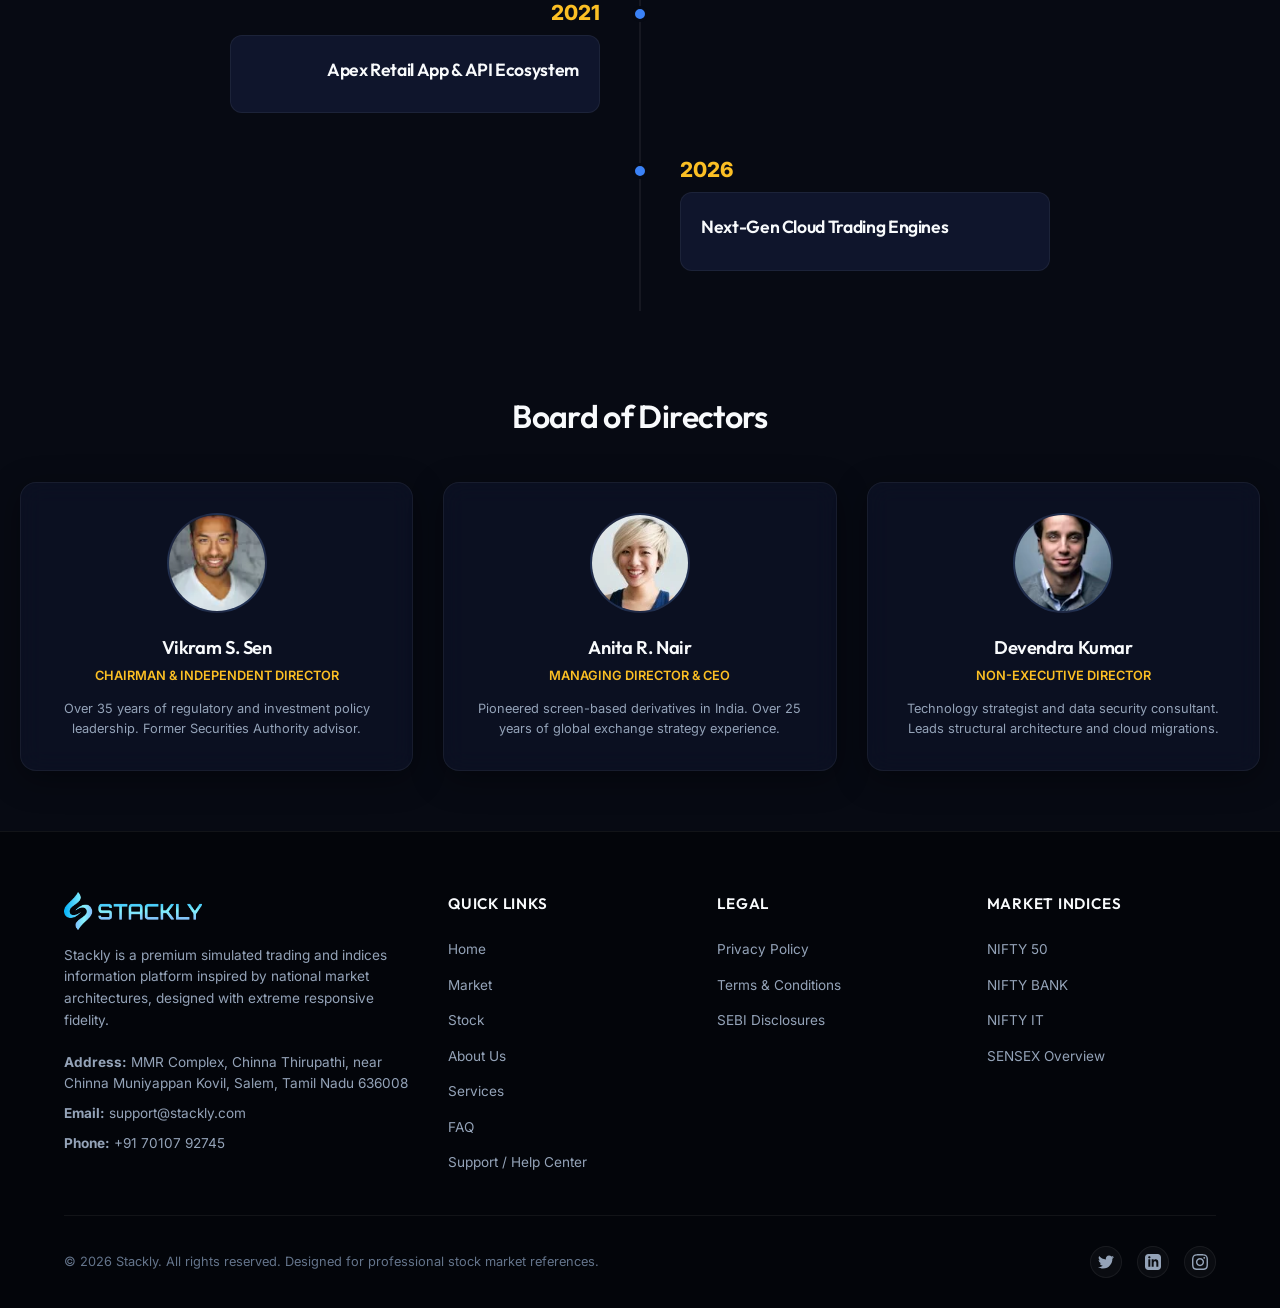
<file: about.html>
<!DOCTYPE html>
<html lang="en">

<head>
    <meta charset="UTF-8">
    <meta name="viewport" content="width=device-width, initial-scale=1.0">
    <title>About Us | Stackly Group</title>
    <meta name="description"
        content="Learn about the history, corporate milestones, board of directors, and financial scale of Stackly, India's leading digital trading infrastructure provider.">
    <link rel="stylesheet" href="css/style.css">
</head>

<body>

    <!-- 1. Top Scrolling Ticker Bar -->
    <div class="ticker-container">
        <div class="ticker-title">Live Market</div>
        <div class="ticker-wrap">
            <div class="ticker-scroll" id="ticker-scroll-feed">
                <!-- Ticker items populated by JS -->
            </div>
        </div>
    </div>

    <!-- 2. Header Navigation -->
    <header>
        <div class="logo-container">
            <a href="index.html">
                <img src="images/logo.webp" alt="Stackly Logo" class="logo-img">
            </a>
        </div>

        <div class="search-wrapper">
            <svg class="search-icon" width="16" height="16" viewBox="0 0 24 24" fill="none" stroke="currentColor"
                stroke-width="2.5" stroke-linecap="round" stroke-linejoin="round">
                <circle cx="11" cy="11" r="8"></circle>
                <line x1="21" y1="21" x2="16.65" y2="16.65"></line>
            </svg>
            <input type="text" id="symbol-search" class="search-bar" placeholder="Search stocks (TCS, RELIANCE...)">
            <div id="search-dropdown" class="search-results"></div>
        </div>

        <nav>
            <div class="nav-links">
                <a href="index.html">Home</a>
                <a href="market.html">Market</a>
                <a href="stock.html">Stock</a>
                <a href="about.html" class="active">About Us</a>
                <a href="services.html">Services</a>
            </div>
            <div class="market-status">
                <span class="status-dot"></span>
                <span>MARKET OPEN</span>
            </div>
            <a href="login.html" class="btn-login">Client Portal</a>
        </nav>

        <div class="mobile-toggle" id="mobile-nav-toggle">
            <span></span>
            <span></span>
            <span></span>
        </div>
    </header>

    <!-- Mobile Drawer Menu -->
    <div class="mobile-nav" id="mobile-menu-drawer">
        <div class="mobile-nav-links">
            <a href="index.html">Home</a>
            <a href="market.html">Market</a>
            <a href="about.html" class="active">About Us</a>
            <a href="services.html">Services</a>
            <a href="login.html">Client Portal</a>
        </div>
    </div>

    <!-- 3. About Page Content -->
    <main class="container">

        <!-- Hero Introduction -->
        <section class="about-hero">
            <h1 class="text-gradient">Shaping India's Financial Future</h1>
            <p>Stackly operates as a premier digital exchange infrastructure. Committed to technological excellence,
                transparency, and market integrity, we connect millions of investors with wealth creation opportunities.
            </p>
        </section>

        <!-- Stats Grid -->
        <section class="stats-grid">
            <div class="stat-box glass-panel glow-hover">
                <div class="stat-number">1994</div>
                <div class="stat-label">Year Formed</div>
            </div>
            <div class="stat-box glass-panel glow-hover">
                <div class="stat-number">72M+</div>
                <div class="stat-label">Registered Accounts</div>
            </div>
            <div class="stat-box glass-panel glow-hover">
                <div class="stat-number">&lt; 1.5ms</div>
                <div class="stat-label">Trade Latency</div>
            </div>
            <div class="stat-box glass-panel glow-hover">
                <div class="stat-number">₹320 Trillion</div>
                <div class="stat-label">Market Value Listed</div>
            </div>
        </section>

        <!-- Timeline Section -->
        <section class="timeline-section">
            <h2>Our Historical Milestones</h2>
            <p
                style="text-align: center; color: var(--text-secondary); max-width: 600px; margin: -20px auto 40px auto; font-size: 0.9rem;">
                Click on any milestone card below to expand details about that pivotal year in our journey.</p>

            <div class="timeline">

                <div class="timeline-item">
                    <div class="timeline-badge"></div>
                    <div class="timeline-year">1994</div>
                    <div class="timeline-card active">
                        <h4>Inception & Commercial Launch</h4>
                        <p>Incorporated as a tax-paying corporate entity, pioneering screen-based fully automated stock
                            trading in India. This set a benchmark for regional exchanges and unified national indices.
                        </p>
                    </div>
                </div>

                <div class="timeline-item">
                    <div class="timeline-badge"></div>
                    <div class="timeline-year">2000</div>
                    <div class="timeline-card">
                        <h4>Launch of Derivatives & Futures Trading</h4>
                        <p>Pioneered index futures trading based on the Nifty 50 Index. This milestone enabled advanced
                            risk management and hedging capabilities for global and domestic fund managers alike.</p>
                    </div>
                </div>

                <div class="timeline-item">
                    <div class="timeline-badge"></div>
                    <div class="timeline-year">2008</div>
                    <div class="timeline-card">
                        <h4>Currency Derivatives Trading Introduction</h4>
                        <p>Expanded the financial suite by introducing exchange-traded currency futures, facilitating
                            business currency hedges and increasing overall market access.</p>
                    </div>
                </div>

                <div class="timeline-item">
                    <div class="timeline-badge"></div>
                    <div class="timeline-year">2015</div>
                    <div class="timeline-card">
                        <h4>Co-location & Ultra-Low Latency Trading</h4>
                        <p>Commissioned state-of-the-art co-location servers at our primary data center, offering
                            microsecond order execution speeds and high-frequency algorithms to market makers.</p>
                    </div>
                </div>

                <div class="timeline-item">
                    <div class="timeline-badge"></div>
                    <div class="timeline-year">2021</div>
                    <div class="timeline-card">
                        <h4>Apex Retail App & API Ecosystem</h4>
                        <p>Released developer APIs for brokerage integrations, allowing neo-brokers and retail investor
                            applications to trade securely on our direct clearing network.</p>
                    </div>
                </div>

                <div class="timeline-item">
                    <div class="timeline-badge"></div>
                    <div class="timeline-year">2026</div>
                    <div class="timeline-card">
                        <h4>Next-Gen Cloud Trading Engines</h4>
                        <p>Successfully migrated primary match engines to hybrid cloud architecture, boosting trade
                            capacities to 1.2 billion instructions per day with absolute uptime reliability.</p>
                    </div>
                </div>

            </div>
        </section>

        <!-- Board of Directors Section -->
        <section style="margin-bottom: 60px;">
            <h2 style="text-align: center; margin-bottom: 40px; font-size: 2rem;">Board of Directors</h2>
            <div class="directors-grid">

                <div class="director-card glass-panel glow-hover">
                    <img src="images/vikram.webp" alt="Vikram S. Sen" class="director-image">
                    <h4>Vikram S. Sen</h4>
                    <p>Chairman & Independent Director</p>
                    <div class="director-bio">Over 35 years of regulatory and investment policy leadership. Former
                        Securities Authority advisor.</div>
                </div>

                <div class="director-card glass-panel glow-hover">
                    <img src="images/anitha.webp" alt="Anita R. Nair" class="director-image">
                    <h4>Anita R. Nair</h4>
                    <p>Managing Director & CEO</p>
                    <div class="director-bio">Pioneered screen-based derivatives in India. Over 25 years of global
                        exchange strategy experience.</div>
                </div>

                <div class="director-card glass-panel glow-hover">
                    <img src="images/Devendra.webp" alt="Devendra Kumar" class="director-image">
                    <h4>Devendra Kumar</h4>
                    <p>Non-Executive Director</p>
                    <div class="director-bio">Technology strategist and data security consultant. Leads structural
                        architecture and cloud migrations.</div>
                </div>

            </div>
        </section>

    </main>

    <!-- Detailed Stock Modal (Shared) -->
    <div id="stock-modal" class="modal-overlay">
        <div class="modal-content glass-panel">
            <span class="modal-close" id="modal-close-btn">&times;</span>
            <div class="modal-header">
                <h3 id="modal-stock-title">Stock Details</h3>
                <span class="modal-name" id="modal-stock-subtitle">Company Full Name</span>
            </div>
            <hr style="border: 0; border-top: 1px solid var(--border-color); margin: 15px 0;">
            <div style="display: flex; justify-content: space-between; align-items: center; margin-bottom: 20px;">
                <div>
                    <span style="font-size: 0.85rem; color: var(--text-secondary);">Last Traded Price</span>
                    <h2 style="font-size: 2.2rem; font-family: monospace; font-weight: 800;" id="modal-stock-ltp">
                        ₹0,000.00</h2>
                </div>
                <div style="text-align: right;">
                    <span style="font-size: 0.85rem; color: var(--text-secondary);">Change (%)</span>
                    <h3 id="modal-stock-change" style="font-size: 1.4rem; font-family: monospace;">+0.00 (+0.00%)</h3>
                </div>
            </div>
            <div class="modal-stats">
                <div class="modal-stat-box">
                    <div class="modal-stat-label">Prev Close</div>
                    <div class="modal-stat-value" id="modal-stock-prev">0,000.00</div>
                </div>
                <div class="modal-stat-box">
                    <div class="modal-stat-label">Open</div>
                    <div class="modal-stat-value" id="modal-stock-open">0,000.00</div>
                </div>
                <div class="modal-stat-box">
                    <div class="modal-stat-label">Daily High</div>
                    <div class="modal-stat-value" id="modal-stock-high">0,000.00</div>
                </div>
                <div class="modal-stat-box">
                    <div class="modal-stat-label">Daily Low</div>
                    <div class="modal-stat-value" id="modal-stock-low">0,000.00</div>
                </div>
                <div class="modal-stat-box">
                    <div class="modal-stat-label">52W High</div>
                    <div class="modal-stat-value" id="modal-stock-52high">0,000.00</div>
                </div>
                <div class="modal-stat-box">
                    <div class="modal-stat-label">52W Low</div>
                    <div class="modal-stat-value" id="modal-stock-52low">0,000.00</div>
                </div>
            </div>
        </div>
    </div>

    <!-- 4. Footer -->
    <footer>
        <div class="footer-grid">
            <div class="footer-info">
                <img src="images/logo.webp" alt="Stackly Logo" class="footer-logo-img">
                <p>Stackly is a premium simulated trading and indices information platform inspired by national market
                    architectures, designed with extreme responsive fidelity.</p>
                <div class="footer-contact-details"
                    style="margin-top: 20px; font-size: 0.85rem; color: var(--text-secondary);">
                    <p style="margin-bottom: 8px;"><strong>Address:</strong> MMR Complex, Chinna Thirupathi, near Chinna
                        Muniyappan Kovil, Salem, Tamil Nadu 636008</p>
                    <p style="margin-bottom: 8px;"><strong>Email:</strong> support@stackly.com</p>
                    <p><strong>Phone:</strong> +91 70107 92745</p>
                </div>
            </div>
            <div class="footer-links">
                <h5>Quick Links</h5>
                <ul>
                    <li><a href="index.html">Home</a></li>
                    <li><a href="market.html">Market</a></li>
                    <li><a href="stock.html">Stock</a></li>
                    <li><a href="about.html">About Us</a></li>
                    <li><a href="services.html">Services</a></li>
                    <li><a href="404.html">FAQ</a></li>
                    <li><a href="404.html">Support / Help Center</a></li>
                </ul>
            </div>
            <div class="footer-links">
                <h5>Legal</h5>
                <ul>
                    <li><a href="404.html">Privacy Policy</a></li>
                    <li><a href="404.html">Terms & Conditions</a></li>
                    <li><a href="404.html">SEBI Disclosures</a></li>
                </ul>
            </div>
            <div class="footer-links">
                <h5>Market Indices</h5>
                <ul>
                    <li><a href="#" class="quick-index-select" data-select="nifty50">NIFTY 50</a></li>
                    <li><a href="#" class="quick-index-select" data-select="niftybank">NIFTY BANK</a></li>
                    <li><a href="#" class="quick-index-select" data-select="niftyit">NIFTY IT</a></li>
                    <li><a href="#">SENSEX Overview</a></li>
                </ul>
            </div>
        </div>
        <div class="footer-bottom">
            <div class="footer-copyright">
                <div>&copy; 2026 Stackly. All rights reserved. Designed for professional stock market references.</div>

            </div>
            <div class="footer-social">
                <a href="404.html" class="social-icon">
                    <svg width="16" height="16" fill="currentColor" viewBox="0 0 24 24">
                        <path
                            d="M24 4.557c-.883.392-1.832.656-2.828.775 1.017-.609 1.798-1.574 2.165-2.724-.951.564-2.005.974-3.127 1.195-.897-.957-2.178-1.555-3.594-1.555-3.179 0-5.515 2.966-4.797 6.045-4.091-.205-7.719-2.165-10.148-5.144-1.29 2.213-.669 5.108 1.523 6.574-.806-.026-1.566-.247-2.229-.616-.054 2.281 1.581 4.415 3.949 4.89-.693.188-1.452.232-2.224.084.626 1.956 2.444 3.379 4.6 3.419-2.07 1.623-4.678 2.348-7.29 2.04 2.179 1.397 4.768 2.212 7.548 2.212 9.142 0 14.307-7.721 13.995-14.646.962-.695 1.797-1.562 2.457-2.549z" />
                    </svg>
                </a>
                <a href="404.html" class="social-icon">
                    <svg width="16" height="16" fill="currentColor" viewBox="0 0 24 24">
                        <path
                            d="M19 0h-14c-2.761 0-5 2.239-5 5v14c0 2.761 2.239 5 5 5h14c2.762 0 5-2.239 5-5v-14c0-2.761-2.238-5-5-5zm-11 19h-3v-11h3v11zm-1.5-12.268c-.966 0-1.75-.779-1.75-1.75s.784-1.75 1.75-1.75 1.75.779 1.75 1.75-.784 1.75-1.75 1.75zm13.5 12.268h-3v-5.604c0-3.368-4-3.113-4 0v5.604h-3v-11h3v1.765c1.396-2.586 7-2.777 7 2.476v6.759z" />
                    </svg>
                </a>
                <a href="404.html" class="social-icon">
                    <svg width="16" height="16" fill="currentColor" viewBox="0 0 24 24">
                        <path
                            d="M12 2.163c3.204 0 3.584.012 4.85.07 3.252.148 4.771 1.691 4.919 4.919.058 1.265.069 1.645.069 4.849 0 3.205-.012 3.584-.069 4.849-.149 3.225-1.664 4.771-4.919 4.919-1.266.058-1.644.07-4.85.07-3.204 0-3.584-.012-4.849-.07-3.26-.149-4.771-1.699-4.919-4.92-.058-1.265-.07-1.644-.07-4.849 0-3.204 .013-3.583.07-4.849.149-3.227 1.664-4.771 4.919-4.919 1.266-.057 1.645-.069 4.849-.069zm0-2c-3.259 0-3.667.014-4.947.072-4.358.2-6.78 2.618-6.98 6.98-.059 1.281-.073 1.689-.073 4.948 0 3.259.014 3.668.072 4.948.2 4.358 2.618 6.78 6.98 6.98 1.281.058 1.689.072 4.948.072 3.259 0 3.668-.014 4.948-.072 4.354-.2 6.782-2.618 6.979-6.98.059-1.28.073-1.689.073-4.948 0-3.259-.014-3.667-.072-4.947-.196-4.354-2.617-6.78-6.979-6.98-1.281-.059-1.69-.073-4.949-.073zm0 5.838c-3.403 0-6.162 2.759-6.162 6.162s2.759 6.163 6.162 6.163 6.162-2.759 6.162-6.163c0-3.403-2.759-6.162-6.162-6.162zm0 10.162c-2.209 0-4-1.79-4-4 0-2.209 1.791-4 4-4s4 1.791 4 4c0 2.21-1.791 4-4 4zm6.406-11.845c-.796 0-1.441.645-1.441 1.44s.645 1.44 1.441 1.44c.795 0 1.439-.645 1.439-1.44s-.644-1.44-1.439-1.44z" />
                    </svg>
                </a>
            </div>
        </div>
    </footer>

    <script src="js/script.js"></script>
</body>

</html>
</file>
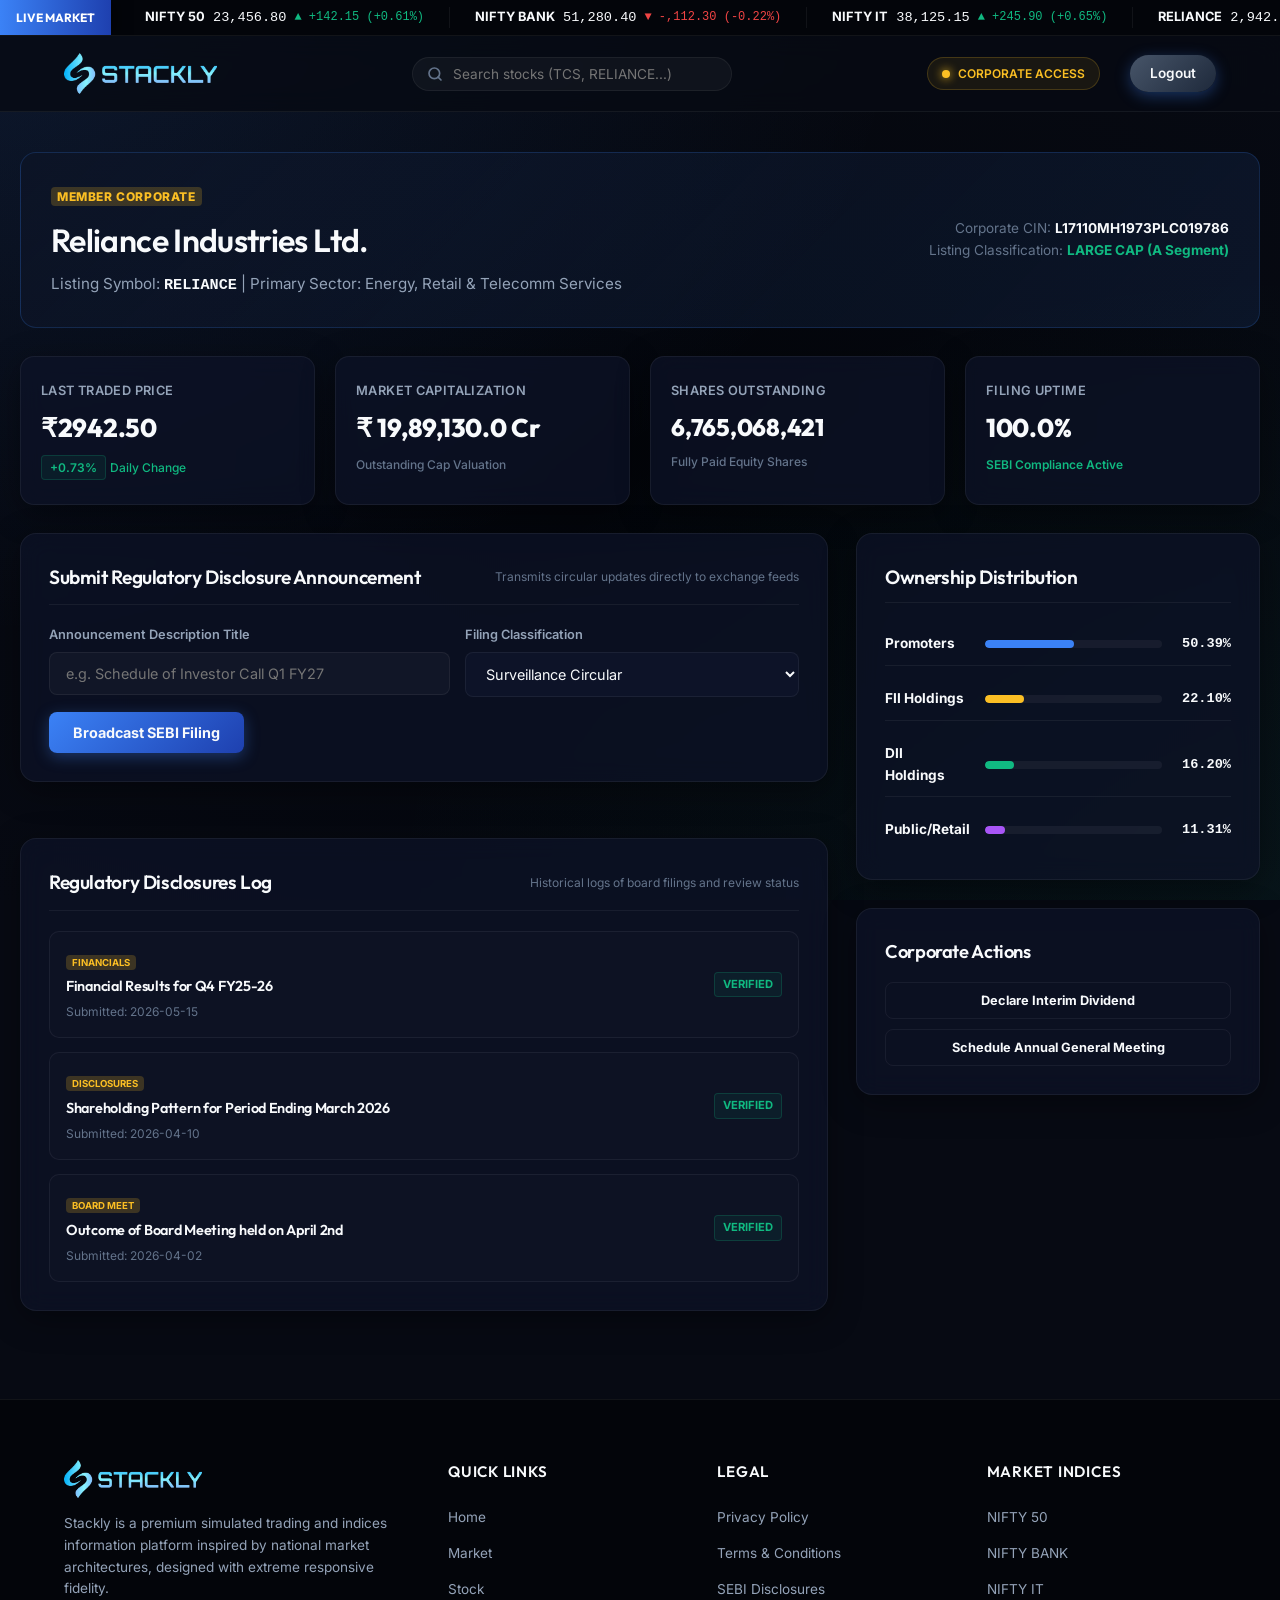
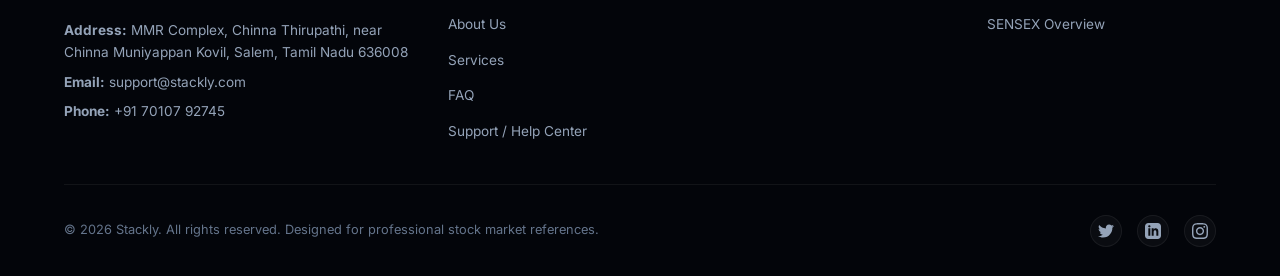
<file: coperate-dashboard.html>
<!DOCTYPE html>
<html lang="en">
<head>
    <meta charset="UTF-8">
    <meta name="viewport" content="width=device-width, initial-scale=1.0">
    <title>Corporate Dashboard | Stackly Group</title>
    <meta name="description" content="Manage your corporate listings, submit regulatory compliance filings, and review shareholder distributions on the secure Stackly Corporate Registry Portal.">
    <link rel="stylesheet" href="css/style.css">
</head>
<body>

    <!-- Anchor element for JS page detection -->
    <div id="corporate-dashboard-anchor"></div>

    <!-- 1. Top Scrolling Ticker Bar -->
    <div class="ticker-container">
        <div class="ticker-title">Live Market</div>
        <div class="ticker-wrap">
            <div class="ticker-scroll" id="ticker-scroll-feed">
                <!-- Populated by JS -->
            </div>
        </div>
    </div>

    <!-- 2. Header Navigation -->
    <header>
        <div class="logo-container">
            <a href="index.html">
                <img src="images/logo.webp" alt="Stackly Logo" class="logo-img">
            </a>
        </div>

        <div class="search-wrapper">
            <svg class="search-icon" width="16" height="16" viewBox="0 0 24 24" fill="none" stroke="currentColor" stroke-width="2.5" stroke-linecap="round" stroke-linejoin="round">
                <circle cx="11" cy="11" r="8"></circle>
                <line x1="21" y1="21" x2="16.65" y2="16.65"></line>
            </svg>
            <input type="text" id="symbol-search" class="search-bar" placeholder="Search stocks (TCS, RELIANCE...)">
            <div id="search-dropdown" class="search-results"></div>
        </div>

        <nav>
            
            <div class="market-status" style="background: rgba(251,191,36,0.08); border-color: rgba(251,191,36,0.2); color: var(--accent-gold);">
                <span class="status-dot" style="background-color: var(--accent-gold); box-shadow: 0 0 10px var(--accent-gold); animation: none;"></span>
                <span>CORPORATE ACCESS</span>
            </div>
            <a href="login.html" class="btn-login" style="background: linear-gradient(135deg, #475569 0%, #1e293b 100%);">Logout</a>
        </nav>

        <div class="mobile-toggle" id="mobile-nav-toggle">
            <span></span>
            <span></span>
            <span></span>
        </div>
    </header>

    <!-- Mobile Drawer Menu -->
    <div class="mobile-nav" id="mobile-menu-drawer">
        <div class="mobile-nav-links">
            <a href="index.html">Home</a>
            <a href="market.html">Market</a>
            <a href="about.html">About Us</a>
            <a href="services.html">Services</a>
            <a href="login.html">Logout</a>
        </div>
    </div>

    <!-- 3. Main Dashboard Workspace -->
    <main class="container">
        
        <!-- Corporate Profile Hero Board -->
        <section class="corporate-hero-panel">
            <div class="corporate-hero-info">
                <span class="announce-tag" style="font-size: 0.75rem; letter-spacing:0.05em; font-weight:800;">Member Corporate</span>
                <h2 style="margin-top: 6px;">Reliance Industries Ltd.</h2>
                <p>Listing Symbol: <span style="font-family: monospace; font-weight:700; color:var(--text-primary);">RELIANCE</span> | Primary Sector: Energy, Retail & Telecomm Services</p>
            </div>
            <div style="text-align: right; font-size: 0.85rem; color: var(--text-muted);">
                <div>Corporate CIN: <span id="corporate-cin-display" style="color:var(--text-primary); font-weight:700;">L17110MH1973PLC019786</span></div>
                <div>Listing Classification: <span class="text-up" style="font-weight:700;">LARGE CAP (A Segment)</span></div>
            </div>
        </section>

        <!-- Live Listing Parameters -->
        <div class="dashboard-stats">
            <div class="dashboard-stat-card glass-panel">
                <div class="dashboard-stat-title">Last Traded Price</div>
                <div class="dashboard-stat-value" id="corp-share-price">₹0,000.00</div>
                <div class="dashboard-stat-subtext" id="corp-price-change">
                    <span class="bg-up-badge">+0.00%</span> <span>Daily Change</span>
                </div>
            </div>

            <div class="dashboard-stat-card glass-panel">
                <div class="dashboard-stat-title">Market Capitalization</div>
                <div class="dashboard-stat-value" id="corp-market-cap">₹ 0.0 Cr</div>
                <div class="dashboard-stat-subtext" style="color:var(--text-muted);">
                    Outstanding Cap Valuation
                </div>
            </div>

            <div class="dashboard-stat-card glass-panel">
                <div class="dashboard-stat-title">Shares Outstanding</div>
                <div class="dashboard-stat-value" style="font-size:1.5rem; font-weight:800;">6,765,068,421</div>
                <div class="dashboard-stat-subtext" style="color:var(--text-muted);">
                    Fully Paid Equity Shares
                </div>
            </div>

            <div class="dashboard-stat-card glass-panel">
                <div class="dashboard-stat-title">Filing Uptime</div>
                <div class="dashboard-stat-value">100.0%</div>
                <div class="dashboard-stat-subtext text-up" style="font-weight:600; color:var(--color-up);">
                    SEBI Compliance Active
                </div>
            </div>
        </div>

        <!-- Dashboard Layout columns -->
        <div class="dashboard-sidebar-grid">
            
            <!-- Left Side: Filing Center -->
            <div style="display:flex; flex-direction:column; gap:28px;">
                
                <!-- Compliance disclosure filing submission center -->
                <div class="regulatory-panel glass-panel">
                    <div class="holdings-header">
                        <h3 style="font-size:1.2rem; font-family:var(--font-heading);">Submit Regulatory Disclosure Announcement</h3>
                        <span style="font-size:0.75rem; color:var(--text-muted);">Transmits circular updates directly to exchange feeds</span>
                    </div>

                    <div class="regulatory-form-wrapper">
                        <form id="new-filing-form">
                            <div class="filing-input-group">
                                <div class="form-field" style="margin-bottom:0;">
                                    <label for="filing-title">Announcement Description Title</label>
                                    <input type="text" id="filing-title" class="form-input" placeholder="e.g. Schedule of Investor Call Q1 FY27" required>
                                </div>
                                <div class="form-field" style="margin-bottom:0;">
                                    <label for="filing-category">Filing Classification</label>
                                    <select id="filing-category" class="form-input" style="background-color:#0d1328; width:100%; cursor:pointer;">
                                        <option value="Circular">Surveillance Circular</option>
                                        <option value="Financials">Financial Statement Release</option>
                                        <option value="Board Meet">Board Directors Assembly</option>
                                        <option value="Listing">Corporate Securities Action</option>
                                    </select>
                                </div>
                            </div>
                            <button type="submit" class="filing-submit-btn">
                                <span>Broadcast SEBI Filing</span>
                            </button>
                        </form>
                    </div>
                </div>

                <!-- Past filing list -->
                <div class="regulatory-panel glass-panel">
                    <div class="holdings-header">
                        <h3 style="font-size:1.2rem; font-family:var(--font-heading);">Regulatory Disclosures Log</h3>
                        <span style="font-size:0.75rem; color:var(--text-muted);">Historical logs of board filings and review status</span>
                    </div>

                    <div class="filing-list" id="corp-filings-list">
                        <!-- Populated dynamically by JS -->
                    </div>
                </div>

            </div>

            <!-- Right Side: Shareholder Distribution -->
            <div class="sidebar-column" style="display:flex; flex-direction:column; gap:28px;">
                
                <!-- Distribution panel -->
                <div class="glass-panel" style="padding:28px;">
                    <h3 style="font-size:1.2rem; margin-bottom:20px; font-family:var(--font-heading); border-bottom: 1px solid var(--border-color); padding-bottom:10px;">Ownership Distribution</h3>
                    
                    <div class="shareholders-list">
                        <div class="shareholder-row">
                            <div style="font-size:0.85rem; font-weight:700; width:80px;">Promoters</div>
                            <div class="shareholder-bar-container">
                                <div class="shareholder-bar-fill" style="width:50.39%; background-color:#3b82f6;"></div>
                            </div>
                            <div style="font-family:monospace; font-weight:700; font-size:0.85rem;">50.39%</div>
                        </div>
                        
                        <div class="shareholder-row">
                            <div style="font-size:0.85rem; font-weight:700; width:80px;">FII Holdings</div>
                            <div class="shareholder-bar-container">
                                <div class="shareholder-bar-fill" style="width:22.10%; background-color:#fbbf24;"></div>
                            </div>
                            <div style="font-family:monospace; font-weight:700; font-size:0.85rem;">22.10%</div>
                        </div>

                        <div class="shareholder-row">
                            <div style="font-size:0.85rem; font-weight:700; width:80px;">DII Holdings</div>
                            <div class="shareholder-bar-container">
                                <div class="shareholder-bar-fill" style="width:16.20%; background-color:#10b981;"></div>
                            </div>
                            <div style="font-family:monospace; font-weight:700; font-size:0.85rem;">16.20%</div>
                        </div>

                        <div class="shareholder-row">
                            <div style="font-size:0.85rem; font-weight:700; width:80px;">Public/Retail</div>
                            <div class="shareholder-bar-container">
                                <div class="shareholder-bar-fill" style="width:11.31%; background-color:#a855f7;"></div>
                            </div>
                            <div style="font-family:monospace; font-weight:700; font-size:0.85rem;">11.31%</div>
                        </div>
                    </div>
                </div>

                <!-- Quick actions card -->
                <div class="glass-panel" style="padding:28px;">
                    <h3 style="font-size:1.15rem; margin-bottom:15px; font-family:var(--font-heading);">Corporate Actions</h3>
                    <div style="display:flex; flex-direction:column; gap:10px;">
                        <button class="btn-prev" onclick="alert('Declare dividend action loaded. Surveillance approvals pending.')" style="padding:10px; font-size:0.8rem; font-weight:700;">Declare Interim Dividend</button>
                        <button class="btn-prev" onclick="alert('AGM Scheduler loaded. SEBI compliance alerts triggered.')" style="padding:10px; font-size:0.8rem; font-weight:700;">Schedule Annual General Meeting</button>
                    </div>
                </div>

            </div>

        </div>

    </main>

    <!-- 4. Footer -->
        <footer>
        <div class="footer-grid">
            <div class="footer-info">
                <img src="images/logo.webp" alt="Stackly Logo" class="footer-logo-img">
                <p>Stackly is a premium simulated trading and indices information platform inspired by national market architectures, designed with extreme responsive fidelity.</p>
                <div class="footer-contact-details" style="margin-top: 20px; font-size: 0.85rem; color: var(--text-secondary);">
                    <p style="margin-bottom: 8px;"><strong>Address:</strong> MMR Complex, Chinna Thirupathi, near Chinna Muniyappan Kovil, Salem, Tamil Nadu 636008</p>
                    <p style="margin-bottom: 8px;"><strong>Email:</strong> support@stackly.com</p>
                    <p><strong>Phone:</strong> +91 70107 92745</p>
                </div>
            </div>
            <div class="footer-links">
                <h5>Quick Links</h5>
                <ul>
                    <li><a href="index.html">Home</a></li>
                    <li><a href="market.html">Market</a></li>
                    <li><a href="stock.html">Stock</a></li>
                    <li><a href="about.html">About Us</a></li>
                    <li><a href="services.html">Services</a></li>
                    <li><a href="404.html">FAQ</a></li>
                    <li><a href="404.html">Support / Help Center</a></li>
                </ul>
            </div>
            <div class="footer-links">
                <h5>Legal</h5>
                <ul>
                    <li><a href="404.html">Privacy Policy</a></li>
                    <li><a href="404.html">Terms & Conditions</a></li>
                    <li><a href="404.html">SEBI Disclosures</a></li>
                </ul>
            </div>
            <div class="footer-links">
                <h5>Market Indices</h5>
                <ul>
                    <li><a href="#" class="quick-index-select" data-select="nifty50">NIFTY 50</a></li>
                    <li><a href="#" class="quick-index-select" data-select="niftybank">NIFTY BANK</a></li>
                    <li><a href="#" class="quick-index-select" data-select="niftyit">NIFTY IT</a></li>
                    <li><a href="#">SENSEX Overview</a></li>
                </ul>
            </div>
        </div>
        <div class="footer-bottom">
            <div class="footer-copyright">
                <div>&copy; 2026 Stackly. All rights reserved. Designed for professional stock market references.</div>
                
            </div>
            <div class="footer-social">
                <a href="404.html" class="social-icon">
                    <svg width="16" height="16" fill="currentColor" viewBox="0 0 24 24"><path d="M24 4.557c-.883.392-1.832.656-2.828.775 1.017-.609 1.798-1.574 2.165-2.724-.951.564-2.005.974-3.127 1.195-.897-.957-2.178-1.555-3.594-1.555-3.179 0-5.515 2.966-4.797 6.045-4.091-.205-7.719-2.165-10.148-5.144-1.29 2.213-.669 5.108 1.523 6.574-.806-.026-1.566-.247-2.229-.616-.054 2.281 1.581 4.415 3.949 4.89-.693.188-1.452.232-2.224.084.626 1.956 2.444 3.379 4.6 3.419-2.07 1.623-4.678 2.348-7.29 2.04 2.179 1.397 4.768 2.212 7.548 2.212 9.142 0 14.307-7.721 13.995-14.646.962-.695 1.797-1.562 2.457-2.549z"/></svg>
                </a>
                <a href="404.html" class="social-icon">
                    <svg width="16" height="16" fill="currentColor" viewBox="0 0 24 24"><path d="M19 0h-14c-2.761 0-5 2.239-5 5v14c0 2.761 2.239 5 5 5h14c2.762 0 5-2.239 5-5v-14c0-2.761-2.238-5-5-5zm-11 19h-3v-11h3v11zm-1.5-12.268c-.966 0-1.75-.779-1.75-1.75s.784-1.75 1.75-1.75 1.75.779 1.75 1.75-.784 1.75-1.75 1.75zm13.5 12.268h-3v-5.604c0-3.368-4-3.113-4 0v5.604h-3v-11h3v1.765c1.396-2.586 7-2.777 7 2.476v6.759z"/></svg>
                </a>
                <a href="404.html" class="social-icon">
                    <svg width="16" height="16" fill="currentColor" viewBox="0 0 24 24"><path d="M12 2.163c3.204 0 3.584.012 4.85.07 3.252.148 4.771 1.691 4.919 4.919.058 1.265.069 1.645.069 4.849 0 3.205-.012 3.584-.069 4.849-.149 3.225-1.664 4.771-4.919 4.919-1.266.058-1.644.07-4.85.07-3.204 0-3.584-.012-4.849-.07-3.26-.149-4.771-1.699-4.919-4.92-.058-1.265-.07-1.644-.07-4.849 0-3.204 .013-3.583.07-4.849.149-3.227 1.664-4.771 4.919-4.919 1.266-.057 1.645-.069 4.849-.069zm0-2c-3.259 0-3.667.014-4.947.072-4.358.2-6.78 2.618-6.98 6.98-.059 1.281-.073 1.689-.073 4.948 0 3.259.014 3.668.072 4.948.2 4.358 2.618 6.78 6.98 6.98 1.281.058 1.689.072 4.948.072 3.259 0 3.668-.014 4.948-.072 4.354-.2 6.782-2.618 6.979-6.98.059-1.28.073-1.689.073-4.948 0-3.259-.014-3.667-.072-4.947-.196-4.354-2.617-6.78-6.979-6.98-1.281-.059-1.69-.073-4.949-.073zm0 5.838c-3.403 0-6.162 2.759-6.162 6.162s2.759 6.163 6.162 6.163 6.162-2.759 6.162-6.163c0-3.403-2.759-6.162-6.162-6.162zm0 10.162c-2.209 0-4-1.79-4-4 0-2.209 1.791-4 4-4s4 1.791 4 4c0 2.21-1.791 4-4 4zm6.406-11.845c-.796 0-1.441.645-1.441 1.44s.645 1.44 1.441 1.44c.795 0 1.439-.645 1.439-1.44s-.644-1.44-1.439-1.44z"/></svg>
                </a>
            </div>
        </div>
    </footer>

    <script src="js/script.js"></script>
</body>
</html>
</file>
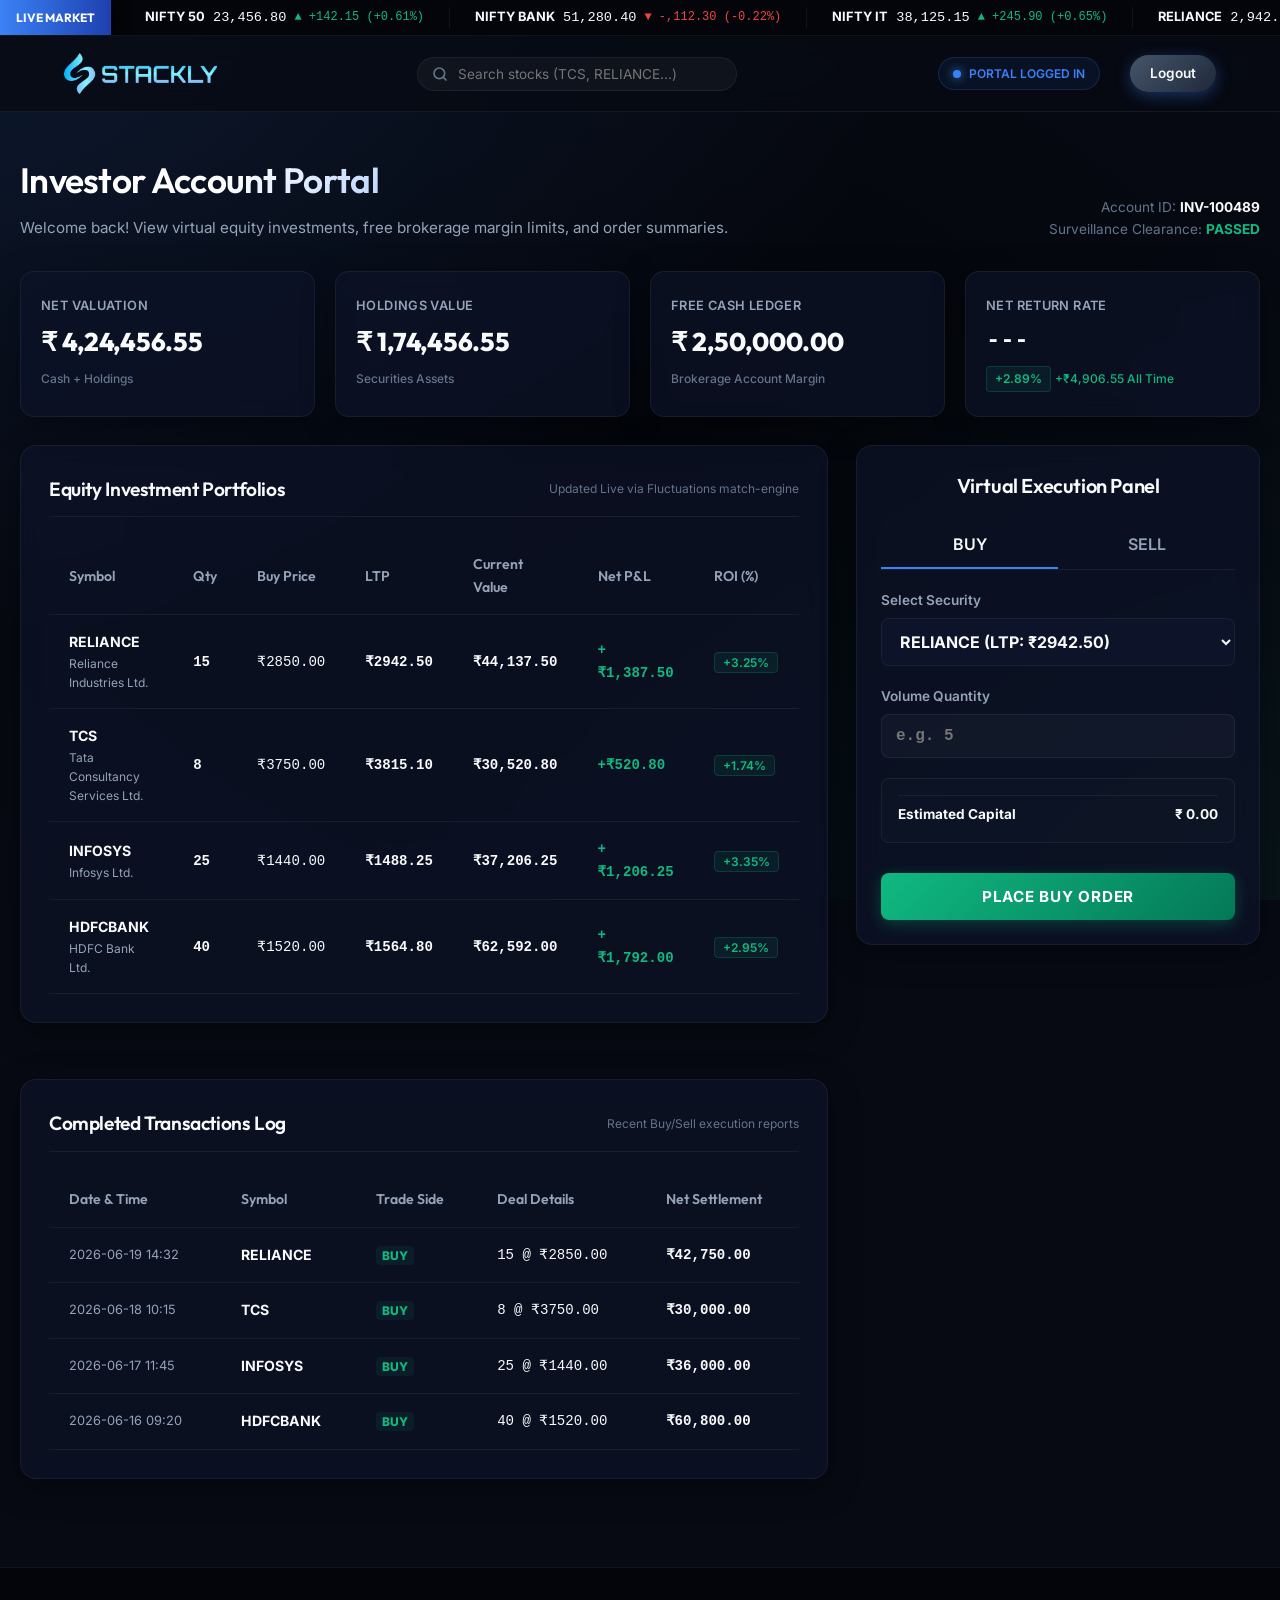
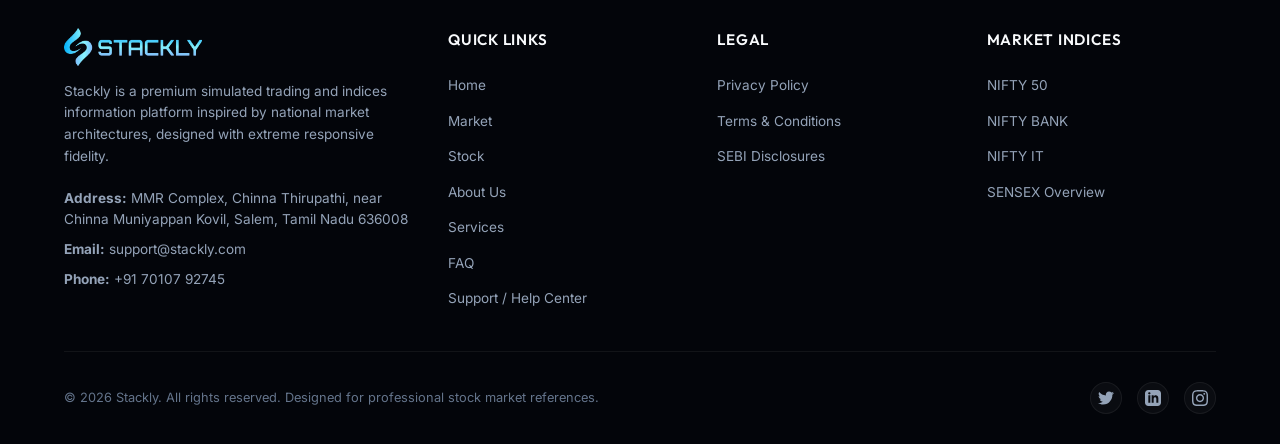
<file: investor-dashboard.html>
<!DOCTYPE html>
<html lang="en">
<head>
    <meta charset="UTF-8">
    <meta name="viewport" content="width=device-width, initial-scale=1.0">
    <title>Investor Dashboard | Stackly Group</title>
    <meta name="description" content="Access your virtual stock portfolio holdings, cash balances, P&L tracking, and transaction history logs on the secure Stackly Investor Portal.">
    <link rel="stylesheet" href="css/style.css">
</head>
<body>

    <!-- Anchor element for JS page detection -->
    <div id="investor-dashboard-anchor"></div>

    <!-- 1. Top Scrolling Ticker Bar -->
    <div class="ticker-container">
        <div class="ticker-title">Live Market</div>
        <div class="ticker-wrap">
            <div class="ticker-scroll" id="ticker-scroll-feed">
                <!-- Populated by JS -->
            </div>
        </div>
    </div>

    <!-- 2. Header Navigation -->
    <header>
        <div class="logo-container">
            <a href="index.html">
                <img src="images/logo.webp" alt="Stackly Logo" class="logo-img">
            </a>
        </div>

        <div class="search-wrapper">
            <svg class="search-icon" width="16" height="16" viewBox="0 0 24 24" fill="none" stroke="currentColor" stroke-width="2.5" stroke-linecap="round" stroke-linejoin="round">
                <circle cx="11" cy="11" r="8"></circle>
                <line x1="21" y1="21" x2="16.65" y2="16.65"></line>
            </svg>
            <input type="text" id="symbol-search" class="search-bar" placeholder="Search stocks (TCS, RELIANCE...)">
            <div id="search-dropdown" class="search-results"></div>
        </div>

        <nav>
            
            <div class="market-status" style="background: rgba(59,130,246,0.08); border-color: rgba(59,130,246,0.2); color: var(--accent-blue);">
                <span class="status-dot" style="background-color: var(--accent-blue); box-shadow: 0 0 10px var(--accent-blue);"></span>
                <span>PORTAL LOGGED IN</span>
            </div>
            <a href="login.html" class="btn-login" style="background: linear-gradient(135deg, #475569 0%, #1e293b 100%);">Logout</a>
        </nav>

        <div class="mobile-toggle" id="mobile-nav-toggle">
            <span></span>
            <span></span>
            <span></span>
        </div>
    </header>

    <!-- Mobile Drawer Menu -->
    <div class="mobile-nav" id="mobile-menu-drawer">
        <div class="mobile-nav-links">
            <a href="index.html">Home</a>
            <a href="market.html">Market</a>
            <a href="about.html">About Us</a>
            <a href="services.html">Services</a>
            <a href="login.html">Logout</a>
        </div>
    </div>

    <!-- 3. Main Dashboard Content -->
    <main class="container">
        
        <!-- Welcome Title -->
        <div style="margin-bottom: 30px; display:flex; justify-content:space-between; align-items:flex-end; flex-wrap:wrap; gap:15px;">
            <div>
                <h1 class="text-gradient" style="font-size: 2.2rem; margin-bottom: 8px;">Investor Account Portal</h1>
                <p style="color: var(--text-secondary); font-size: 0.95rem;">Welcome back! View virtual equity investments, free brokerage margin limits, and order summaries.</p>
            </div>
            <div style="font-size:0.85rem; color:var(--text-muted); text-align:right;">
                <div>Account ID: <span id="investor-id-display" style="color:var(--text-primary); font-weight:700;">INV-100489</span></div>
                <div>Surveillance Clearance: <span class="text-up" style="font-weight:700;">PASSED</span></div>
            </div>
        </div>

        <!-- Portfolio Statistics Cards -->
        <div class="dashboard-stats">
            <div class="dashboard-stat-card glass-panel">
                <div class="dashboard-stat-title">Net Valuation</div>
                <div class="dashboard-stat-value" id="inv-net-worth">₹0,00,000.00</div>
                <div class="dashboard-stat-subtext" style="color:var(--text-muted);">
                    Cash + Holdings
                </div>
            </div>
            
            <div class="dashboard-stat-card glass-panel">
                <div class="dashboard-stat-title">Holdings Value</div>
                <div class="dashboard-stat-value" id="inv-portfolio-val">₹0,00,000.00</div>
                <div class="dashboard-stat-subtext" style="color:var(--text-muted);">
                    Securities Assets
                </div>
            </div>
            
            <div class="dashboard-stat-card glass-panel">
                <div class="dashboard-stat-title">Free Cash Ledger</div>
                <div class="dashboard-stat-value" id="inv-cash-balance">₹0,00,000.00</div>
                <div class="dashboard-stat-subtext" style="color:var(--text-muted);">
                    Brokerage Account Margin
                </div>
            </div>
            
            <div class="dashboard-stat-card glass-panel">
                <div class="dashboard-stat-title">Net Return Rate</div>
                <div class="dashboard-stat-value" style="font-size:1.5rem; font-family:monospace; font-weight:800;">---</div>
                <div class="dashboard-stat-subtext text-up" id="inv-total-pl">
                    <span class="bg-up-badge">+0.00%</span> <span>All Time</span>
                </div>
            </div>
        </div>

        <!-- Main Workspace Grid -->
        <div class="dashboard-sidebar-grid">
            
            <!-- Left Side: Holdings & Transactions Table -->
            <div style="display:flex; flex-direction:column; gap:28px;">
                
                <!-- Portfolio holdings table -->
                <div class="holdings-panel glass-panel">
                    <div class="holdings-header">
                        <h3 style="font-size:1.2rem; font-family:var(--font-heading);">Equity Investment Portfolios</h3>
                        <span style="font-size:0.75rem; color:var(--text-muted);">Updated Live via Fluctuations match-engine</span>
                    </div>

                    <div class="table-responsive">
                        <table class="mover-table">
                            <thead>
                                <tr>
                                    <th>Symbol</th>
                                    <th>Qty</th>
                                    <th>Buy Price</th>
                                    <th>LTP</th>
                                    <th>Current Value</th>
                                    <th>Net P&L</th>
                                    <th>ROI (%)</th>
                                </tr>
                            </thead>
                            <tbody id="holdings-table-body">
                                <!-- Populated dynamically by JS -->
                            </tbody>
                        </table>
                    </div>
                </div>

                <!-- Transaction execution logs -->
                <div class="holdings-panel glass-panel">
                    <div class="holdings-header">
                        <h3 style="font-size:1.2rem; font-family:var(--font-heading);">Completed Transactions Log</h3>
                        <span style="font-size:0.75rem; color:var(--text-muted);">Recent Buy/Sell execution reports</span>
                    </div>

                    <div class="table-responsive">
                        <table class="mover-table">
                            <thead>
                                <tr>
                                    <th>Date & Time</th>
                                    <th>Symbol</th>
                                    <th>Trade Side</th>
                                    <th>Deal Details</th>
                                    <th>Net Settlement</th>
                                </tr>
                            </thead>
                            <tbody id="transactions-list-body">
                                <!-- Populated dynamically by JS -->
                            </tbody>
                        </table>
                    </div>
                </div>

            </div>

            <!-- Right Side: Sidebar Console -->
            <div class="sidebar-column">
                <div class="stock-trading-console glass-panel glow-hover" style="width: 100%;">
                    <h3 style="font-size:1.25rem; margin-bottom:20px; text-align:center; font-family:var(--font-heading);">Virtual Execution Panel</h3>
                    
                    <div class="trade-options-tabs">
                        <div class="trade-tab-btn active" data-type="BUY">BUY</div>
                        <div class="trade-tab-btn" data-type="SELL">SELL</div>
                    </div>

                    <div class="trade-input-row">
                        <label for="inv-console-symbol">Select Security</label>
                        <select id="inv-console-symbol" class="trade-input" style="background-color:#0d1328; width:100%; font-family:var(--font-body); cursor:pointer;">
                            <!-- Populated by JS -->
                        </select>
                    </div>

                    <div class="trade-input-row">
                        <label for="inv-console-qty">Volume Quantity</label>
                        <input type="number" id="inv-console-qty" class="trade-input" placeholder="e.g. 5" min="1" step="1" required>
                    </div>

                    <div class="trade-total-value">
                        <div class="trade-total-row">
                            <span>Estimated Capital</span>
                            <span id="inv-console-value">₹0.00</span>
                        </div>
                    </div>

                    <button class="btn-execute buy" id="inv-console-execute" style="margin-top:10px;">
                        <span>Place Buy Order</span>
                    </button>
                </div>
            </div>

        </div>

    </main>

    <!-- 4. Footer -->
        <footer>
        <div class="footer-grid">
            <div class="footer-info">
                <img src="images/logo.webp" alt="Stackly Logo" class="footer-logo-img">
                <p>Stackly is a premium simulated trading and indices information platform inspired by national market architectures, designed with extreme responsive fidelity.</p>
                <div class="footer-contact-details" style="margin-top: 20px; font-size: 0.85rem; color: var(--text-secondary);">
                    <p style="margin-bottom: 8px;"><strong>Address:</strong> MMR Complex, Chinna Thirupathi, near Chinna Muniyappan Kovil, Salem, Tamil Nadu 636008</p>
                    <p style="margin-bottom: 8px;"><strong>Email:</strong> support@stackly.com</p>
                    <p><strong>Phone:</strong> +91 70107 92745</p>
                </div>
            </div>
            <div class="footer-links">
                <h5>Quick Links</h5>
                <ul>
                     <li><a href="index.html">Home</a></li>
                    <li><a href="market.html">Market</a></li>
                    <li><a href="stock.html">Stock</a></li>
                    <li><a href="about.html">About Us</a></li>
                    <li><a href="services.html">Services</a></li>
                    <li><a href="404.html">FAQ</a></li>
                    <li><a href="404.html">Support / Help Center</a></li>
                </ul>
            </div>
            <div class="footer-links">
                <h5>Legal</h5>
                <ul>
                    <li><a href="404.html">Privacy Policy</a></li>
                    <li><a href="404.html">Terms & Conditions</a></li>
                    <li><a href="404.html">SEBI Disclosures</a></li>
                </ul>
            </div>
            <div class="footer-links">
                <h5>Market Indices</h5>
                <ul>
                    <li><a href="#" class="quick-index-select" data-select="nifty50">NIFTY 50</a></li>
                    <li><a href="#" class="quick-index-select" data-select="niftybank">NIFTY BANK</a></li>
                    <li><a href="#" class="quick-index-select" data-select="niftyit">NIFTY IT</a></li>
                    <li><a href="#">SENSEX Overview</a></li>
                </ul>
            </div>
        </div>
        <div class="footer-bottom">
            <div class="footer-copyright">
                <div>&copy; 2026 Stackly. All rights reserved. Designed for professional stock market references.</div>
                
            </div>
            <div class="footer-social">
                <a href="404.html" class="social-icon">
                    <svg width="16" height="16" fill="currentColor" viewBox="0 0 24 24"><path d="M24 4.557c-.883.392-1.832.656-2.828.775 1.017-.609 1.798-1.574 2.165-2.724-.951.564-2.005.974-3.127 1.195-.897-.957-2.178-1.555-3.594-1.555-3.179 0-5.515 2.966-4.797 6.045-4.091-.205-7.719-2.165-10.148-5.144-1.29 2.213-.669 5.108 1.523 6.574-.806-.026-1.566-.247-2.229-.616-.054 2.281 1.581 4.415 3.949 4.89-.693.188-1.452.232-2.224.084.626 1.956 2.444 3.379 4.6 3.419-2.07 1.623-4.678 2.348-7.29 2.04 2.179 1.397 4.768 2.212 7.548 2.212 9.142 0 14.307-7.721 13.995-14.646.962-.695 1.797-1.562 2.457-2.549z"/></svg>
                </a>
                <a href="404.html" class="social-icon">
                    <svg width="16" height="16" fill="currentColor" viewBox="0 0 24 24"><path d="M19 0h-14c-2.761 0-5 2.239-5 5v14c0 2.761 2.239 5 5 5h14c2.762 0 5-2.239 5-5v-14c0-2.761-2.238-5-5-5zm-11 19h-3v-11h3v11zm-1.5-12.268c-.966 0-1.75-.779-1.75-1.75s.784-1.75 1.75-1.75 1.75.779 1.75 1.75-.784 1.75-1.75 1.75zm13.5 12.268h-3v-5.604c0-3.368-4-3.113-4 0v5.604h-3v-11h3v1.765c1.396-2.586 7-2.777 7 2.476v6.759z"/></svg>
                </a>
                <a href="404.html" class="social-icon">
                    <svg width="16" height="16" fill="currentColor" viewBox="0 0 24 24"><path d="M12 2.163c3.204 0 3.584.012 4.85.07 3.252.148 4.771 1.691 4.919 4.919.058 1.265.069 1.645.069 4.849 0 3.205-.012 3.584-.069 4.849-.149 3.225-1.664 4.771-4.919 4.919-1.266.058-1.644.07-4.85.07-3.204 0-3.584-.012-4.849-.07-3.26-.149-4.771-1.699-4.919-4.92-.058-1.265-.07-1.644-.07-4.849 0-3.204 .013-3.583.07-4.849.149-3.227 1.664-4.771 4.919-4.919 1.266-.057 1.645-.069 4.849-.069zm0-2c-3.259 0-3.667.014-4.947.072-4.358.2-6.78 2.618-6.98 6.98-.059 1.281-.073 1.689-.073 4.948 0 3.259.014 3.668.072 4.948.2 4.358 2.618 6.78 6.98 6.98 1.281.058 1.689.072 4.948.072 3.259 0 3.668-.014 4.948-.072 4.354-.2 6.782-2.618 6.979-6.98.059-1.28.073-1.689.073-4.948 0-3.259-.014-3.667-.072-4.947-.196-4.354-2.617-6.78-6.979-6.98-1.281-.059-1.69-.073-4.949-.073zm0 5.838c-3.403 0-6.162 2.759-6.162 6.162s2.759 6.163 6.162 6.163 6.162-2.759 6.162-6.163c0-3.403-2.759-6.162-6.162-6.162zm0 10.162c-2.209 0-4-1.79-4-4 0-2.209 1.791-4 4-4s4 1.791 4 4c0 2.21-1.791 4-4 4zm6.406-11.845c-.796 0-1.441.645-1.441 1.44s.645 1.44 1.441 1.44c.795 0 1.439-.645 1.439-1.44s-.644-1.44-1.439-1.44z"/></svg>
                </a>
            </div>
        </div>
    </footer>

    <script src="js/script.js"></script>
</body>
</html>
</file>
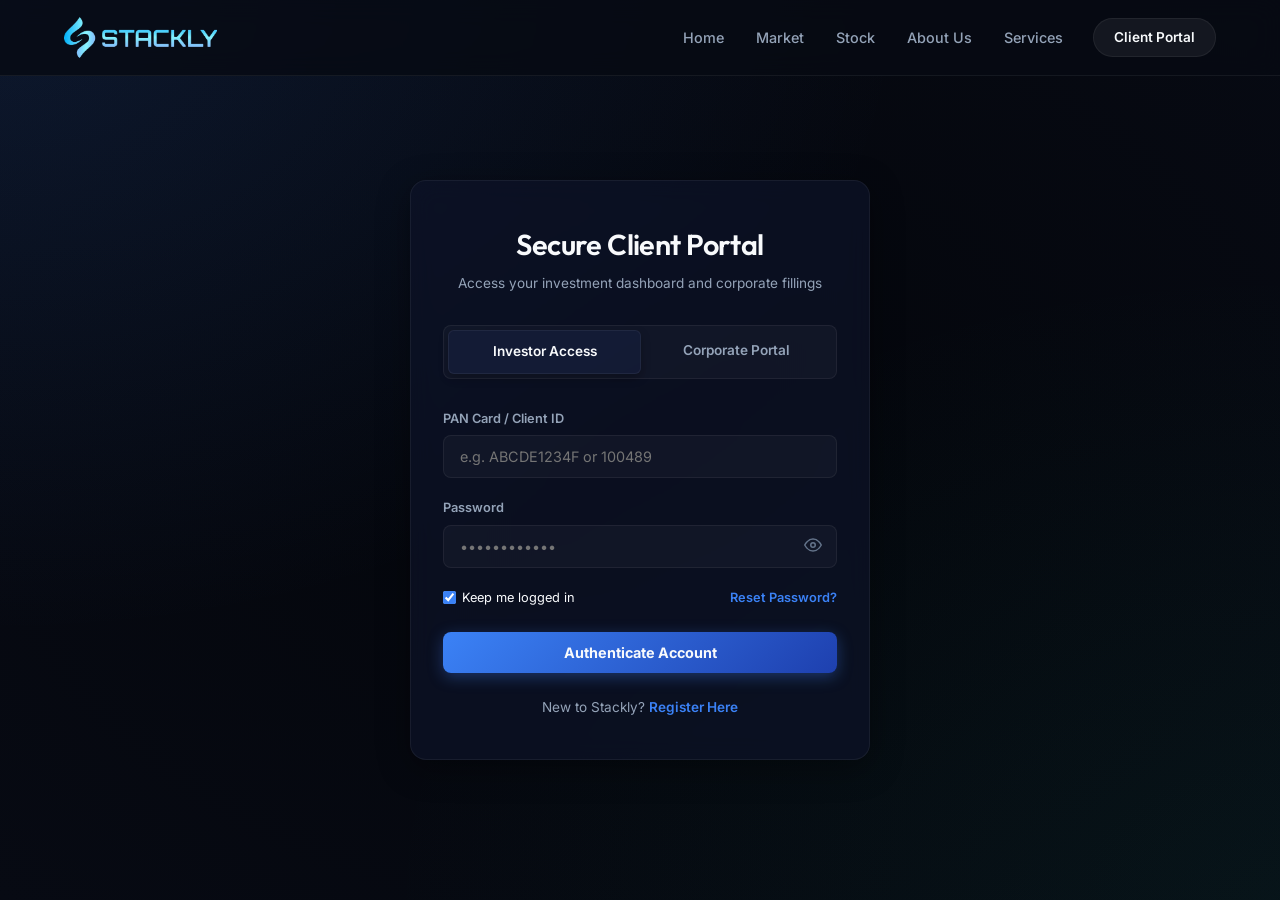
<file: login.html>
<!DOCTYPE html>
<html lang="en">
<head>
    <meta charset="UTF-8">
    <meta name="viewport" content="width=device-width, initial-scale=1.0">
    <title>Client Portal | Stackly Group</title>
    <meta name="description" content="Securely log in to the Stackly Client Portal to access your stock brokerage accounts, corporate compliance filings, and market listings dashboard.">
    <link rel="stylesheet" href="css/style.css">
</head>
<body>

    <!-- 1. Header Navigation -->
    <header>
        <div class="logo-container">
            <a href="index.html">
                <img src="images/logo.webp" alt="Stackly Logo" class="logo-img">
            </a>
        </div>

        <nav>
            <div class="nav-links">
                <a href="index.html">Home</a>
                <a href="market.html">Market</a>
                <a href="stock.html">Stock</a>
                <a href="about.html">About Us</a>
                <a href="services.html">Services</a>
            </div>
            <a href="login.html" class="btn-login" style="background: rgba(255,255,255,0.06); border: 1px solid var(--border-color); box-shadow: none;">Client Portal</a>
        </nav>

        <div class="mobile-toggle" id="mobile-nav-toggle">
            <span></span>
            <span></span>
            <span></span>
        </div>
    </header>

    <!-- Mobile Drawer Menu -->
    <div class="mobile-nav" id="mobile-menu-drawer">
        <div class="mobile-nav-links">
            <a href="index.html">Home</a>
            <a href="market.html">Market</a>
            <a href="about.html">About Us</a>
            <a href="services.html">Services</a>
            <a href="login.html">Client Portal</a>
        </div>
    </div>

    <!-- 2. Login Page Container -->
    <main class="login-container">
        
        <!-- Glassmorphic Login Card -->
        <div class="login-card glass-panel glow-hover">
            
            <div class="login-header">
                <h2>Secure Client Portal</h2>
                <p>Access your investment dashboard and corporate fillings</p>
            </div>

            <!-- Investor / Corporate Tab Toggle -->
            <div class="login-tabs">
                <div class="login-tab-btn active" id="login-tab-investor" data-mode="investor">Investor Access</div>
                <div class="login-tab-btn" id="login-tab-corporate" data-mode="corporate">Corporate Portal</div>
            </div>

            <!-- Login Error Message Block -->
            <div class="login-error" id="login-error-message">
                Please enter a valid PAN card / Client ID and password.
            </div>

            <!-- Form -->
            <form id="login-form-submit">
                
                <div class="form-field">
                    <label for="login-client-id" id="label-client-id">PAN Card / Client ID</label>
                    <input type="text" id="login-client-id" class="form-input" placeholder="e.g. ABCDE1234F or 100489" required autocomplete="username">
                </div>

                <div class="form-field" style="position: relative;">
                    <label for="login-password">Password</label>
                    <input type="password" id="login-password" class="form-input" placeholder="••••••••••••" required autocomplete="current-password">
                    <span class="password-toggle" id="password-toggle-visibility">
                        <!-- Eye icon -->
                        <svg width="18" height="18" viewBox="0 0 24 24" fill="none" stroke="currentColor" stroke-width="2" stroke-linecap="round" stroke-linejoin="round">
                            <path d="M1 12s4-8 11-8 11 8 11 8-4 8-11 8-11-8-11-8z"></path>
                            <circle cx="12" cy="12" r="3"></circle>
                        </svg>
                    </span>
                </div>

                <div class="form-field" id="otp-field-container" style="display: none; animation: slideDown 0.3s ease;">
                    <label for="login-otp-code">6-Digit 2FA Security PIN</label>
                    <input type="text" id="login-otp-code" class="form-input" placeholder="Enter 6-digit PIN" maxlength="6" pattern="\d{6}">
                </div>

                <div class="form-options">
                    <label class="remember-me">
                        <input type="checkbox" checked>
                        <span>Keep me logged in</span>
                    </label>
                    <a href="#" class="forgot-password">Reset Password?</a>
                </div>

                <button type="submit" class="btn-submit" id="btn-login-submit">
                    <span>Authenticate Account</span>
                </button>

            </form>
            
            <div style="text-align: center; margin-top: 24px; font-size: 0.85rem; color: var(--text-secondary);">
                New to Stackly? <a href="register.html" class="forgot-password">Register Here</a>
            </div>

        </div>

    </main>

    <!-- Detailed Stock Modal (Shared) -->
    <div id="stock-modal" class="modal-overlay">
        <div class="modal-content glass-panel">
            <span class="modal-close" id="modal-close-btn">&times;</span>
            <div class="modal-header">
                <h3 id="modal-stock-title">Stock Details</h3>
                <span class="modal-name" id="modal-stock-subtitle">Company Full Name</span>
            </div>
            <hr style="border: 0; border-top: 1px solid var(--border-color); margin: 15px 0;">
            <div style="display: flex; justify-content: space-between; align-items: center; margin-bottom: 20px;">
                <div>
                    <span style="font-size: 0.85rem; color: var(--text-secondary);">Last Traded Price</span>
                    <h2 style="font-size: 2.2rem; font-family: monospace; font-weight: 800;" id="modal-stock-ltp">₹0,000.00</h2>
                </div>
                <div style="text-align: right;">
                    <span style="font-size: 0.85rem; color: var(--text-secondary);">Change (%)</span>
                    <h3 id="modal-stock-change" style="font-size: 1.4rem; font-family: monospace;">+0.00 (+0.00%)</h3>
                </div>
            </div>
            <div class="modal-stats">
                <div class="modal-stat-box">
                    <div class="modal-stat-label">Prev Close</div>
                    <div class="modal-stat-value" id="modal-stock-prev">0,000.00</div>
                </div>
                <div class="modal-stat-box">
                    <div class="modal-stat-label">Open</div>
                    <div class="modal-stat-value" id="modal-stock-open">0,000.00</div>
                </div>
                <div class="modal-stat-box">
                    <div class="modal-stat-label">Daily High</div>
                    <div class="modal-stat-value" id="modal-stock-high">0,000.00</div>
                </div>
                <div class="modal-stat-box">
                    <div class="modal-stat-label">Daily Low</div>
                    <div class="modal-stat-value" id="modal-stock-low">0,000.00</div>
                </div>
                <div class="modal-stat-box">
                    <div class="modal-stat-label">52W High</div>
                    <div class="modal-stat-value" id="modal-stock-52high">0,000.00</div>
                </div>
                <div class="modal-stat-box">
                    <div class="modal-stat-label">52W Low</div>
                    <div class="modal-stat-value" id="modal-stock-52low">0,000.00</div>
                </div>
            </div>
        </div>
    </div>

    

    <script src="js/script.js"></script>
</body>
</html>
</file>
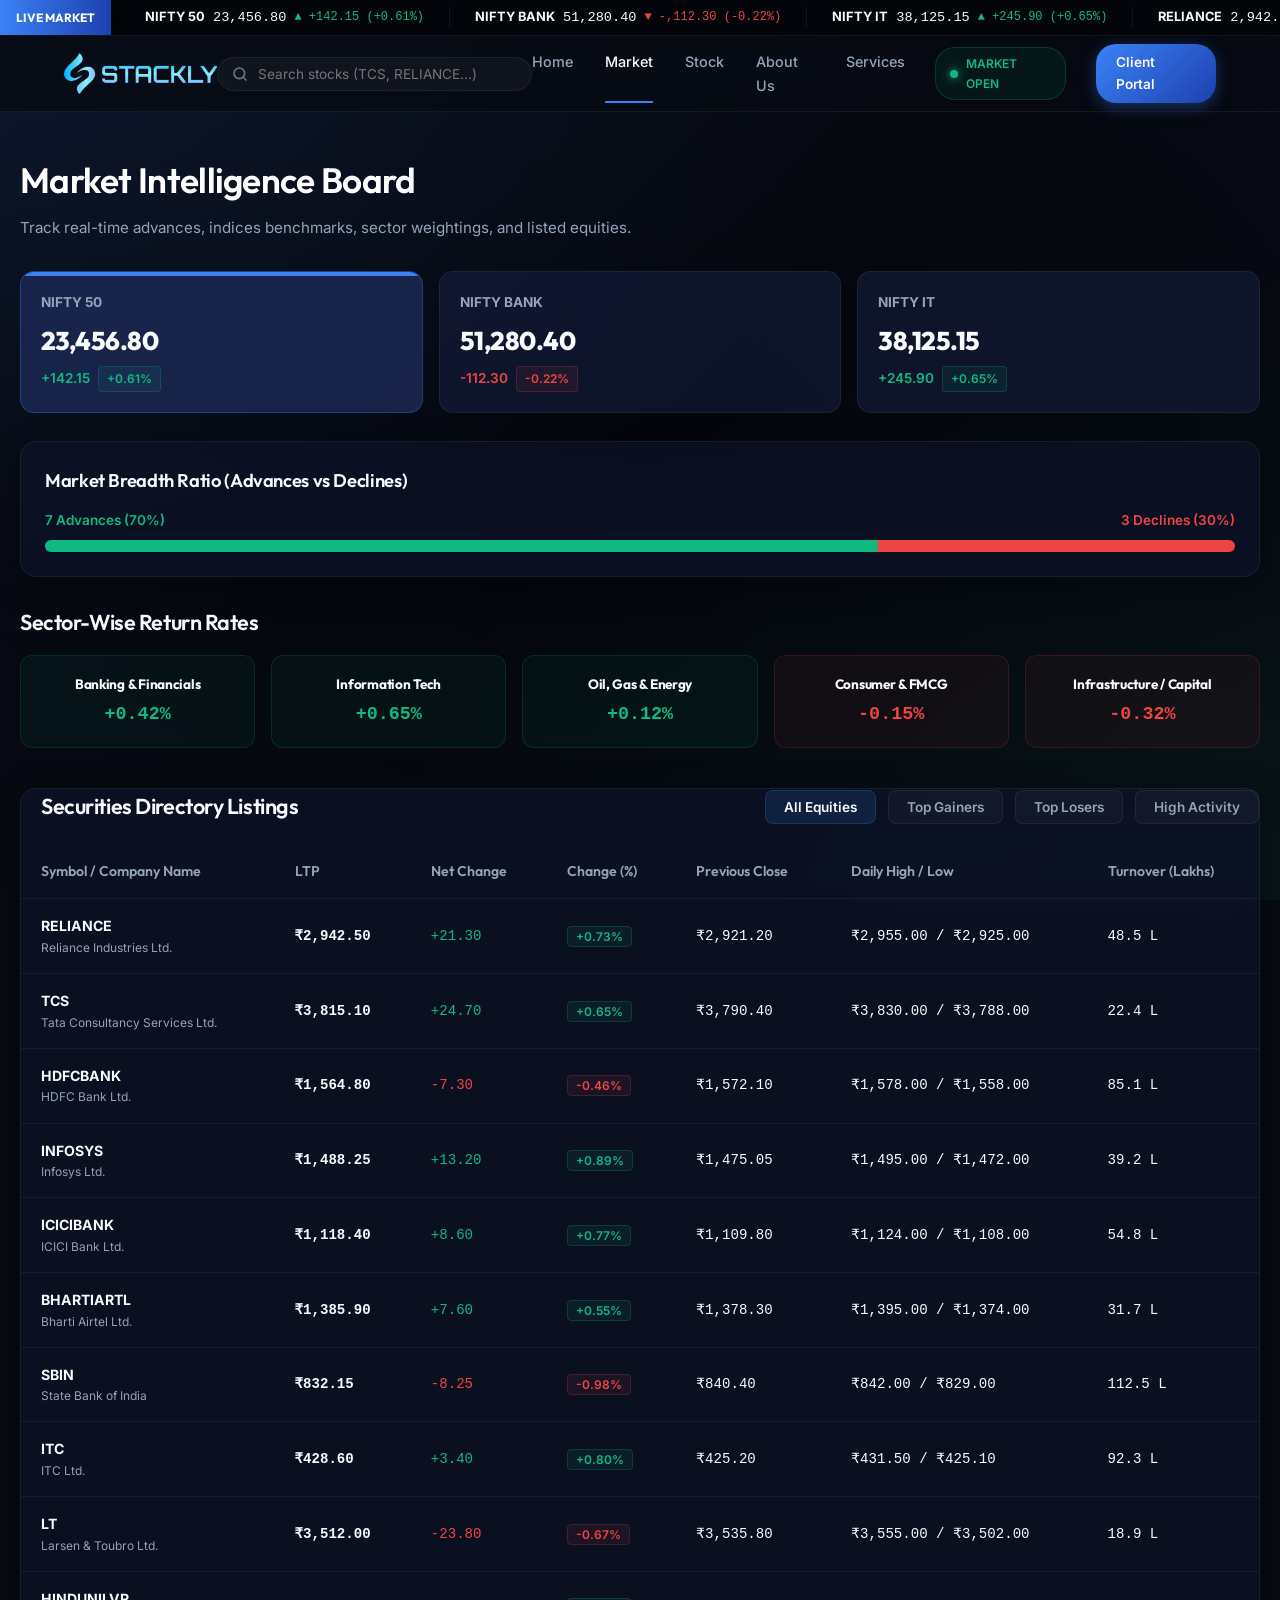
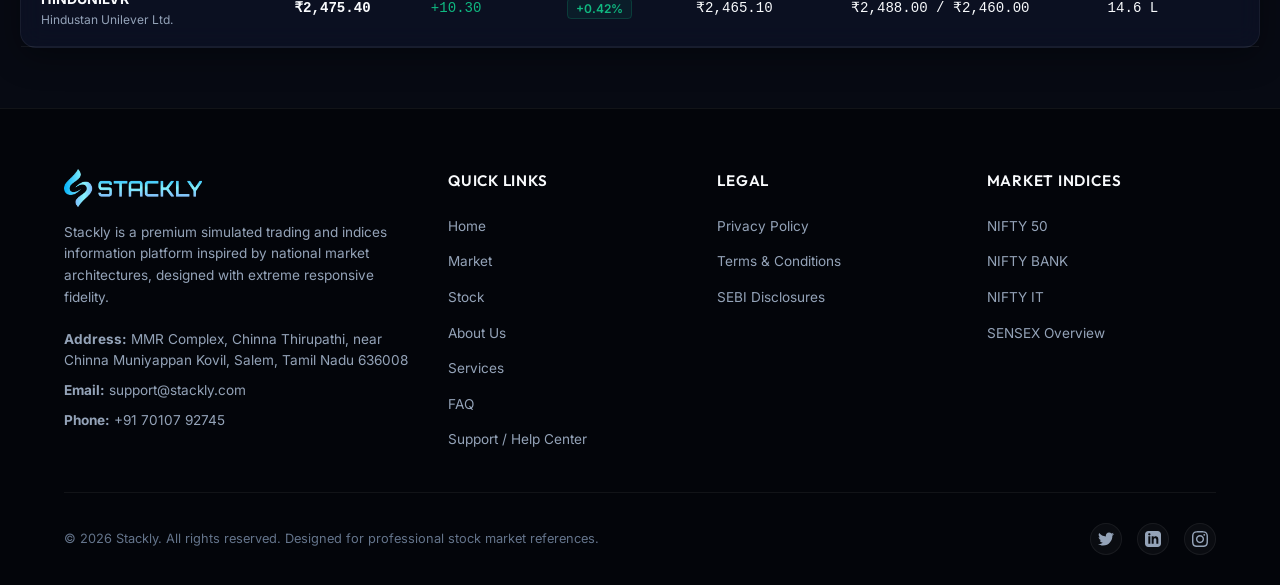
<file: market.html>
<!DOCTYPE html>
<html lang="en">
<head>
    <meta charset="UTF-8">
    <meta name="viewport" content="width=device-width, initial-scale=1.0">
    <title>Stock Market Hub | Stackly Exchange</title>
    <meta name="description" content="View real-time Indian stock market indices, Nifty trackers, sector performance heatmaps, and detailed stock directory listings on Stackly.">
    <link rel="stylesheet" href="css/style.css">
</head>
<body>

    <!-- Anchor element for JS page detection -->
    <div id="market-page-anchor"></div>

    <!-- 1. Top Scrolling Ticker Bar -->
    <div class="ticker-container">
        <div class="ticker-title">Live Market</div>
        <div class="ticker-wrap">
            <div class="ticker-scroll" id="ticker-scroll-feed">
                <!-- Populated by JS -->
            </div>
        </div>
    </div>

    <!-- 2. Header Navigation -->
    <header>
        <div class="logo-container">
            <a href="index.html">
                <img src="images/logo.webp" alt="Stackly Logo" class="logo-img">
            </a>
        </div>

        <div class="search-wrapper">
            <svg class="search-icon" width="16" height="16" viewBox="0 0 24 24" fill="none" stroke="currentColor" stroke-width="2.5" stroke-linecap="round" stroke-linejoin="round">
                <circle cx="11" cy="11" r="8"></circle>
                <line x1="21" y1="21" x2="16.65" y2="16.65"></line>
            </svg>
            <input type="text" id="symbol-search" class="search-bar" placeholder="Search stocks (TCS, RELIANCE...)">
            <div id="search-dropdown" class="search-results"></div>
        </div>

        <nav>
            <div class="nav-links">
                <a href="index.html">Home</a>
                <a href="market.html" class="active">Market</a>
                 <a href="stock.html">Stock</a>
                <a href="about.html">About Us</a>
                <a href="services.html">Services</a>
            </div>
            <div class="market-status">
                <span class="status-dot"></span>
                <span>MARKET OPEN</span>
            </div>
            <a href="login.html" class="btn-login">Client Portal</a>
        </nav>

        <div class="mobile-toggle" id="mobile-nav-toggle">
            <span></span>
            <span></span>
            <span></span>
        </div>
    </header>

    <!-- Mobile Drawer Menu -->
    <div class="mobile-nav" id="mobile-menu-drawer">
        <div class="mobile-nav-links">
            <a href="index.html">Home</a>
            <a href="market.html" class="active">Market</a>
            <a href="about.html">About Us</a>
            <a href="services.html">Services</a>
            <a href="login.html">Client Portal</a>
        </div>
    </div>

    <!-- 3. Market Main Grid -->
    <main class="container">
        
        <!-- Page Title -->
        <div style="margin-bottom: 30px;">
            <h1 class="text-gradient" style="font-size: 2.2rem; margin-bottom: 8px;">Market Intelligence Board</h1>
            <p style="color: var(--text-secondary); font-size: 0.95rem;">Track real-time advances, indices benchmarks, sector weightings, and listed equities.</p>
        </div>

        <!-- Row 1: Live Indices Cards -->
        <div class="indices-container" style="margin-bottom: 28px;">
            <div class="index-card active" id="idx-nifty50" data-index="nifty50" style="cursor: default;">
                <div class="index-title">NIFTY 50</div>
                <div class="index-value" id="val-nifty50">23,456.80</div>
                <div class="index-change-wrap text-up" id="chg-nifty50">
                    <span>+142.15</span>
                    <span class="bg-up-badge">+0.61%</span>
                </div>
            </div>
            
            <div class="index-card" id="idx-niftybank" data-index="niftybank" style="cursor: default;">
                <div class="index-title">NIFTY BANK</div>
                <div class="index-value" id="val-niftybank">51,280.40</div>
                <div class="index-change-wrap text-down" id="chg-niftybank">
                    <span>-112.30</span>
                    <span class="bg-down-badge">-0.22%</span>
                </div>
            </div>
            
            <div class="index-card" id="idx-niftyit" data-index="niftyit" style="cursor: default;">
                <div class="index-title">NIFTY IT</div>
                <div class="index-value" id="val-niftyit">38,125.15</div>
                <div class="index-change-wrap text-up" id="chg-niftyit">
                    <span>+245.90</span>
                    <span class="bg-up-badge">+0.65%</span>
                </div>
            </div>
        </div>

        <!-- Row 2: Advance-Decline Indicator -->
        <section class="advance-decline-card glass-panel glow-hover">
            <h3 style="font-size: 1.15rem; margin-bottom: 12px; font-family: var(--font-heading);">Market Breadth Ratio (Advances vs Declines)</h3>
            <div class="ad-ratio-bar-wrapper">
                <div class="ad-ratio-label">
                    <span class="text-up" id="ad-label-advances">Advances: --</span>
                    <span class="text-down" id="ad-label-declines">Declines: --</span>
                </div>
                <div class="ad-ratio-bar">
                    <div class="ad-ratio-advances" id="ad-advances" style="width: 50%;"></div>
                    <div class="ad-ratio-declines" id="ad-declines" style="width: 50%;"></div>
                </div>
            </div>
        </section>

        <!-- Row 3: Sector performance Heatmap -->
        <section style="margin-bottom: 40px;">
            <h2 style="font-size: 1.35rem; margin-bottom: 16px; font-family: var(--font-heading);">Sector-Wise Return Rates</h2>
            <div class="heatmap-grid">
                <div class="heatmap-card up" id="heat-banking">
                    <h4>Banking & Financials</h4>
                    <div class="change text-up">+0.42%</div>
                </div>
                <div class="heatmap-card up" id="heat-it">
                    <h4>Information Tech</h4>
                    <div class="change text-up">+0.65%</div>
                </div>
                <div class="heatmap-card up" id="heat-energy">
                    <h4>Oil, Gas & Energy</h4>
                    <div class="change text-up">+0.12%</div>
                </div>
                <div class="heatmap-card down" id="heat-fmcg">
                    <h4>Consumer & FMCG</h4>
                    <div class="change text-down">-0.15%</div>
                </div>
                <div class="heatmap-card down" id="heat-infra">
                    <h4>Infrastructure / Capital</h4>
                    <div class="change text-down">-0.32%</div>
                </div>
            </div>
        </section>

        <!-- Row 4: Expandable Stock Listings -->
        <section class="movers-section glass-panel">
            <div class="movers-header">
                <h2 style="font-size: 1.35rem; margin-left: 20px;">Securities Directory Listings</h2>
                <div class="movers-tabs">
                    <button class="mover-tab-btn active" data-tab="all">All Equities</button>
                    <button class="mover-tab-btn" data-tab="gainers">Top Gainers</button>
                    <button class="mover-tab-btn" data-tab="losers">Top Losers</button>
                    <button class="mover-tab-btn" data-tab="volume">High Activity</button>
                </div>
            </div>

            <div class="table-responsive">
                <table class="mover-table">
                    <thead>
                        <tr>
                            <th>Symbol / Company Name</th>
                            <th>LTP</th>
                            <th>Net Change</th>
                            <th>Change (%)</th>
                            <th>Previous Close</th>
                            <th>Daily High / Low</th>
                            <th>Turnover (Lakhs)</th>
                        </tr>
                    </thead>
                    <tbody id="market-table-body">
                        <!-- Populated by JS -->
                    </tbody>
                </table>
            </div>
        </section>

    </main>

    <!-- 4. Detailed Stock Modal (Shared) -->
    <div id="stock-modal" class="modal-overlay">
        <div class="modal-content glass-panel">
            <span class="modal-close" id="modal-close-btn">&times;</span>
            <div class="modal-header">
                <h3 id="modal-stock-title">Stock Details</h3>
                <span class="modal-name" id="modal-stock-subtitle">Company Full Name</span>
            </div>
            <hr style="border: 0; border-top: 1px solid var(--border-color); margin: 15px 0;">
            <div style="display: flex; justify-content: space-between; align-items: center; margin-bottom: 20px;">
                <div>
                    <span style="font-size: 0.85rem; color: var(--text-secondary);">Last Traded Price</span>
                    <h2 style="font-size: 2.2rem; font-family: monospace; font-weight: 800;" id="modal-stock-ltp">₹0,000.00</h2>
                </div>
                <div style="text-align: right;">
                    <span style="font-size: 0.85rem; color: var(--text-secondary);">Change (%)</span>
                    <h3 id="modal-stock-change" style="font-size: 1.4rem; font-family: monospace;">+0.00 (+0.00%)</h3>
                </div>
            </div>
            
            <div class="modal-stats">
                <div class="modal-stat-box">
                    <div class="modal-stat-label">Prev Close</div>
                    <div class="modal-stat-value" id="modal-stock-prev">0,000.00</div>
                </div>
                <div class="modal-stat-box">
                    <div class="modal-stat-label">Open</div>
                    <div class="modal-stat-value" id="modal-stock-open">0,000.00</div>
                </div>
                <div class="modal-stat-box">
                    <div class="modal-stat-label">Daily High</div>
                    <div class="modal-stat-value" id="modal-stock-high">0,000.00</div>
                </div>
                <div class="modal-stat-box">
                    <div class="modal-stat-label">Daily Low</div>
                    <div class="modal-stat-value" id="modal-stock-low">0,000.00</div>
                </div>
                <div class="modal-stat-box">
                    <div class="modal-stat-label">52W High</div>
                    <div class="modal-stat-value" id="modal-stock-52high">0,000.00</div>
                </div>
                <div class="modal-stat-box">
                    <div class="modal-stat-label">52W Low</div>
                    <div class="modal-stat-value" id="modal-stock-52low">0,000.00</div>
                </div>
            </div>
        </div>
    </div>

    <!-- 5. Footer -->
        <footer>
        <div class="footer-grid">
            <div class="footer-info">
                <img src="images/logo.webp" alt="Stackly Logo" class="footer-logo-img">
                <p>Stackly is a premium simulated trading and indices information platform inspired by national market architectures, designed with extreme responsive fidelity.</p>
                <div class="footer-contact-details" style="margin-top: 20px; font-size: 0.85rem; color: var(--text-secondary);">
                    <p style="margin-bottom: 8px;"><strong>Address:</strong> MMR Complex, Chinna Thirupathi, near Chinna Muniyappan Kovil, Salem, Tamil Nadu 636008</p>
                    <p style="margin-bottom: 8px;"><strong>Email:</strong> support@stackly.com</p>
                    <p><strong>Phone:</strong> +91 70107 92745</p>
                </div>
            </div>
            <div class="footer-links">
                <h5>Quick Links</h5>
                <ul>
                     <li><a href="index.html">Home</a></li>
                    <li><a href="market.html">Market</a></li>
                    <li><a href="stock.html">Stock</a></li>
                    <li><a href="about.html">About Us</a></li>
                    <li><a href="services.html">Services</a></li>
                    <li><a href="404.html">FAQ</a></li>
                    <li><a href="404.html">Support / Help Center</a></li>
                </ul>
            </div>
            <div class="footer-links">
                <h5>Legal</h5>
                <ul>
                    <li><a href="404.html">Privacy Policy</a></li>
                    <li><a href="404.html">Terms & Conditions</a></li>
                    <li><a href="404.html">SEBI Disclosures</a></li>
                </ul>
            </div>
            <div class="footer-links">
                <h5>Market Indices</h5>
                <ul>
                    <li><a href="#" class="quick-index-select" data-select="nifty50">NIFTY 50</a></li>
                    <li><a href="#" class="quick-index-select" data-select="niftybank">NIFTY BANK</a></li>
                    <li><a href="#" class="quick-index-select" data-select="niftyit">NIFTY IT</a></li>
                    <li><a href="#">SENSEX Overview</a></li>
                </ul>
            </div>
        </div>
        <div class="footer-bottom">
            <div class="footer-copyright">
                <div>&copy; 2026 Stackly. All rights reserved. Designed for professional stock market references.</div>
                
            </div>
            <div class="footer-social">
                <a href="404.html" class="social-icon">
                    <svg width="16" height="16" fill="currentColor" viewBox="0 0 24 24"><path d="M24 4.557c-.883.392-1.832.656-2.828.775 1.017-.609 1.798-1.574 2.165-2.724-.951.564-2.005.974-3.127 1.195-.897-.957-2.178-1.555-3.594-1.555-3.179 0-5.515 2.966-4.797 6.045-4.091-.205-7.719-2.165-10.148-5.144-1.29 2.213-.669 5.108 1.523 6.574-.806-.026-1.566-.247-2.229-.616-.054 2.281 1.581 4.415 3.949 4.89-.693.188-1.452.232-2.224.084.626 1.956 2.444 3.379 4.6 3.419-2.07 1.623-4.678 2.348-7.29 2.04 2.179 1.397 4.768 2.212 7.548 2.212 9.142 0 14.307-7.721 13.995-14.646.962-.695 1.797-1.562 2.457-2.549z"/></svg>
                </a>
                <a href="404.html" class="social-icon">
                    <svg width="16" height="16" fill="currentColor" viewBox="0 0 24 24"><path d="M19 0h-14c-2.761 0-5 2.239-5 5v14c0 2.761 2.239 5 5 5h14c2.762 0 5-2.239 5-5v-14c0-2.761-2.238-5-5-5zm-11 19h-3v-11h3v11zm-1.5-12.268c-.966 0-1.75-.779-1.75-1.75s.784-1.75 1.75-1.75 1.75.779 1.75 1.75-.784 1.75-1.75 1.75zm13.5 12.268h-3v-5.604c0-3.368-4-3.113-4 0v5.604h-3v-11h3v1.765c1.396-2.586 7-2.777 7 2.476v6.759z"/></svg>
                </a>
                <a href="404.html" class="social-icon">
                    <svg width="16" height="16" fill="currentColor" viewBox="0 0 24 24"><path d="M12 2.163c3.204 0 3.584.012 4.85.07 3.252.148 4.771 1.691 4.919 4.919.058 1.265.069 1.645.069 4.849 0 3.205-.012 3.584-.069 4.849-.149 3.225-1.664 4.771-4.919 4.919-1.266.058-1.644.07-4.85.07-3.204 0-3.584-.012-4.849-.07-3.26-.149-4.771-1.699-4.919-4.92-.058-1.265-.07-1.644-.07-4.849 0-3.204 .013-3.583.07-4.849.149-3.227 1.664-4.771 4.919-4.919 1.266-.057 1.645-.069 4.849-.069zm0-2c-3.259 0-3.667.014-4.947.072-4.358.2-6.78 2.618-6.98 6.98-.059 1.281-.073 1.689-.073 4.948 0 3.259.014 3.668.072 4.948.2 4.358 2.618 6.78 6.98 6.98 1.281.058 1.689.072 4.948.072 3.259 0 3.668-.014 4.948-.072 4.354-.2 6.782-2.618 6.979-6.98.059-1.28.073-1.689.073-4.948 0-3.259-.014-3.667-.072-4.947-.196-4.354-2.617-6.78-6.979-6.98-1.281-.059-1.69-.073-4.949-.073zm0 5.838c-3.403 0-6.162 2.759-6.162 6.162s2.759 6.163 6.162 6.163 6.162-2.759 6.162-6.163c0-3.403-2.759-6.162-6.162-6.162zm0 10.162c-2.209 0-4-1.79-4-4 0-2.209 1.791-4 4-4s4 1.791 4 4c0 2.21-1.791 4-4 4zm6.406-11.845c-.796 0-1.441.645-1.441 1.44s.645 1.44 1.441 1.44c.795 0 1.439-.645 1.439-1.44s-.644-1.44-1.439-1.44z"/></svg>
                </a>
            </div>
        </div>
    </footer>

    <script src="js/script.js"></script>
</body>
</html>
</file>
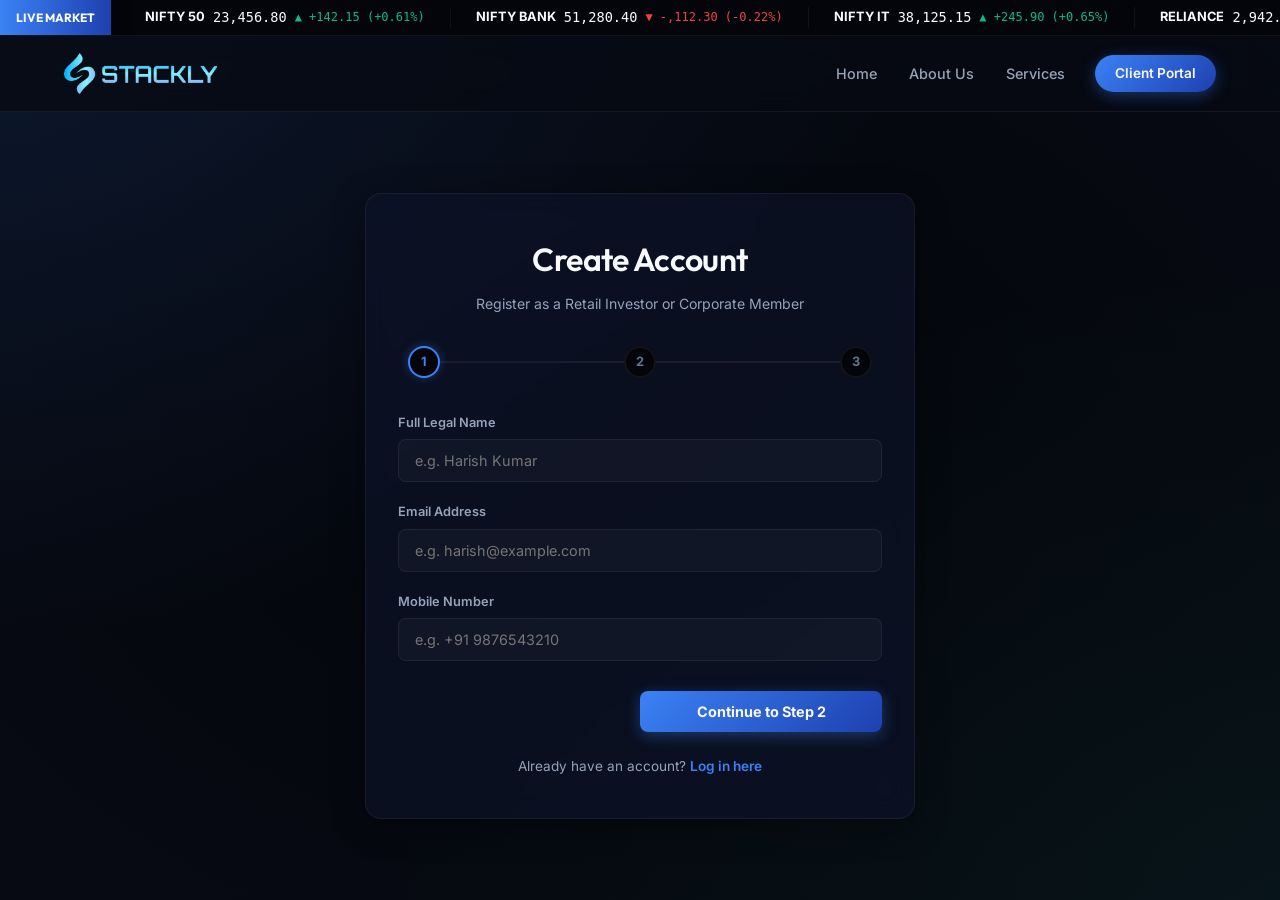
<file: register.html>
<!DOCTYPE html>
<html lang="en">
<head>
    <meta charset="UTF-8">
    <meta name="viewport" content="width=device-width, initial-scale=1.0">
    <title>Secure Registration | Stackly Exchange Group</title>
    <meta name="description" content="Register an account with Stackly to access live stock trading networks, corporate announcements, and custom holdings portfolios.">
    <link rel="stylesheet" href="css/style.css">
</head>
<body>

    <!-- 1. Top Scrolling Ticker Bar -->
    <div class="ticker-container">
        <div class="ticker-title">Live Market</div>
        <div class="ticker-wrap">
            <div class="ticker-scroll" id="ticker-scroll-feed">
                <!-- Populated by JS -->
            </div>
        </div>
    </div>

    <!-- 2. Header Navigation -->
    <header>
        <div class="logo-container">
            <a href="index.html">
                <img src="images/logo.webp" alt="Stackly Logo" class="logo-img">
            </a>
        </div>

        <nav>
            <div class="nav-links">
                <a href="index.html">Home</a>
                <a href="about.html">About Us</a>
                <a href="services.html">Services</a>
            </div>
            <a href="login.html" class="btn-login">Client Portal</a>
        </nav>

        <div class="mobile-toggle" id="mobile-nav-toggle">
            <span></span>
            <span></span>
            <span></span>
        </div>
    </header>

    <!-- Mobile Drawer Menu -->
    <div class="mobile-nav" id="mobile-menu-drawer">
        <div class="mobile-nav-links">
            <a href="index.html">Home</a>
            <a href="about.html">About Us</a>
            <a href="services.html">Services</a>
            <a href="login.html">Client Portal</a>
        </div>
    </div>

    <!-- 3. Registration Page Container -->
    <main class="register-container">
        <div class="register-card glass-panel glow-hover">
            
            <div class="register-header">
                <h2>Create Account</h2>
                <p>Register as a Retail Investor or Corporate Member</p>
            </div>

            <!-- Registration Progress Steps Indicator -->
            <div class="register-progress-container">
                <div class="register-progress-bar">
                    <div class="register-progress-fill" id="progress-fill-line"></div>
                    <div class="register-step-dot active" id="dot-step-1">1</div>
                    <div class="register-step-dot" id="dot-step-2">2</div>
                    <div class="register-step-dot" id="dot-step-3">3</div>
                </div>
            </div>

            <!-- Multi-step Form submit -->
            <form id="register-form-submit">
                
                <!-- STEP 1: Personal Profile -->
                <div class="register-step-pane active" id="pane-step-1">
                    <div class="form-field">
                        <label for="reg-name">Full Legal Name</label>
                        <input type="text" id="reg-name" class="form-input" placeholder="e.g. Harish Kumar" required>
                    </div>

                    <div class="form-field">
                        <label for="reg-email">Email Address</label>
                        <input type="email" id="reg-email" class="form-input" placeholder="e.g. harish@example.com" required>
                    </div>

                    <div class="form-field">
                        <label for="reg-phone">Mobile Number</label>
                        <input type="tel" id="reg-phone" class="form-input" placeholder="e.g. +91 9876543210" required>
                    </div>

                    <div class="btn-nav-group">
                        <div style="flex:1;"></div>
                        <button type="button" class="btn-submit" id="btn-next-1" style="width: 50%;">
                            <span>Continue to Step 2</span>
                        </button>
                    </div>
                </div>

                <!-- STEP 2: Account Particulars -->
                <div class="register-step-pane" id="pane-step-2">
                    <div class="form-field">
                        <label for="reg-type">Account Selection Type</label>
                        <select id="reg-type" class="form-input" style="background-color:#0d1328; cursor: pointer;">
                            <option value="investor">Retail / Institutional Investor</option>
                            <option value="corporate">Corporate Board Listing Entity</option>
                        </select>
                    </div>

                    <div class="form-field">
                        <label for="reg-pan">PAN Card Number / CIN Code</label>
                        <input type="text" id="reg-pan" class="form-input" placeholder="e.g. ABCDE1234F" style="text-transform: uppercase;" required>
                    </div>

                    <div class="form-field">
                        <label for="reg-address">Residential / Corporate Address</label>
                        <input type="text" id="reg-address" class="form-input" placeholder="Address, City, State, ZIP" required>
                    </div>

                    <div class="btn-nav-group">
                        <button type="button" class="btn-prev" id="btn-prev-2">Back</button>
                        <button type="button" class="btn-submit" id="btn-next-2" style="flex: 1.2;">
                            <span>Confirm Identification</span>
                        </button>
                    </div>
                </div>

                <!-- STEP 3: Security & 2FA Setup -->
                <div class="register-step-pane" id="pane-step-3">
                    <div class="form-field">
                        <label for="reg-pass">Secure Portal Password</label>
                        <input type="password" id="reg-pass" class="form-input" placeholder="Min. 6 characters" required minlength="6">
                    </div>

                    <div class="form-field">
                        <label for="reg-pin">6-Digit 2FA Security PIN</label>
                        <input type="password" id="reg-pin" class="form-input" placeholder="e.g. 123456" pattern="\d{6}" maxlength="6" required>
                    </div>

                    <div class="form-options" style="margin-bottom: 20px;">
                        <label class="remember-me">
                            <input type="checkbox" required checked>
                            <span>I agree to Stackly's surveillance disclosures.</span>
                        </label>
                    </div>

                    <div class="btn-nav-group">
                        <button type="button" class="btn-prev" id="btn-prev-3">Back</button>
                        <button type="submit" class="btn-submit" style="flex: 1.2;">
                            <span>Submit Application</span>
                        </button>
                    </div>
                </div>

            </form>

            <div style="text-align: center; margin-top: 24px; font-size: 0.85rem; color: var(--text-secondary);">
                Already have an account? <a href="login.html" class="forgot-password">Log in here</a>
            </div>

        </div>
    </main>

    

    <script src="js/script.js"></script>
</body>
</html>
</file>
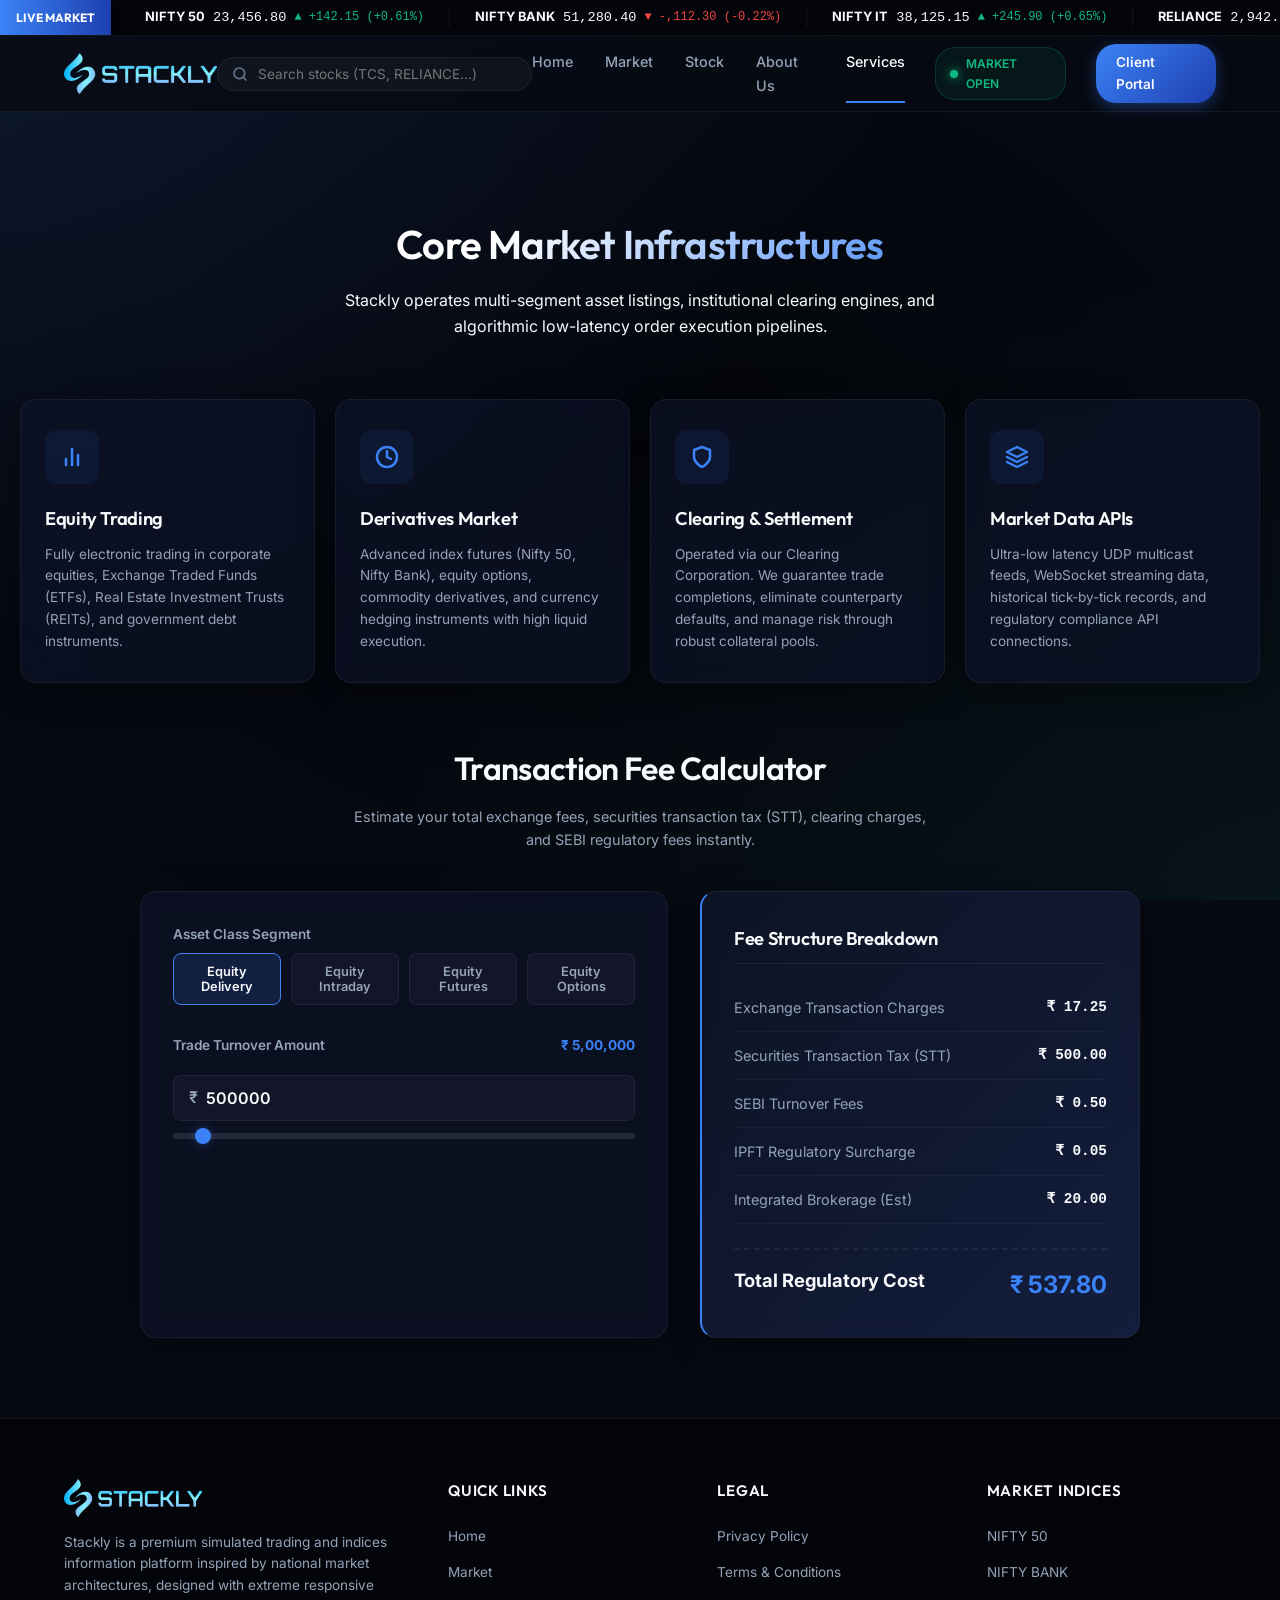
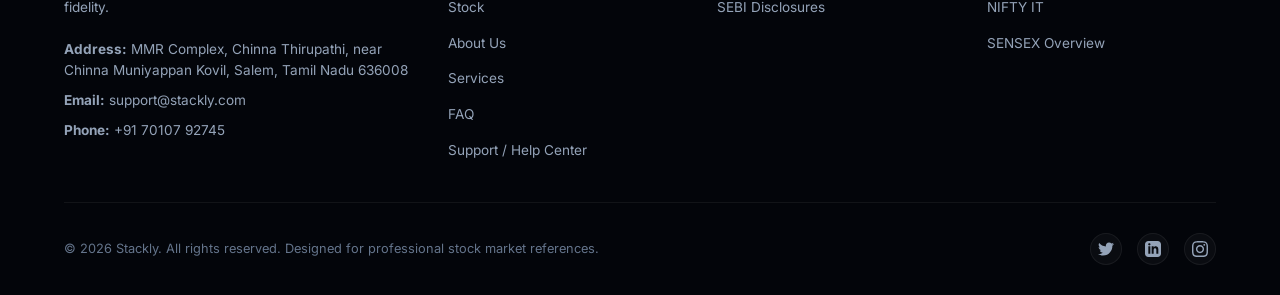
<file: services.html>
<!DOCTYPE html>
<html lang="en">

<head>
    <meta charset="UTF-8">
    <meta name="viewport" content="width=device-width, initial-scale=1.0">
    <title>Our Services & Transaction Calculator | Stackly</title>
    <meta name="description"
        content="Explore Stackly trading segments, derivatives clearing, market data APIs, and estimate trading costs with our interactive transaction fee calculator.">
    <link rel="stylesheet" href="css/style.css">
</head>

<body>

    <!-- 1. Top Scrolling Ticker Bar -->
    <div class="ticker-container">
        <div class="ticker-title">Live Market</div>
        <div class="ticker-wrap">
            <div class="ticker-scroll" id="ticker-scroll-feed">
                <!-- Ticker items populated by JS -->
            </div>
        </div>
    </div>

    <!-- 2. Header Navigation -->
    <header>
        <div class="logo-container">
            <a href="index.html">
                <img src="images/logo.webp" alt="Stackly Logo" class="logo-img">
            </a>
        </div>

        <div class="search-wrapper">
            <svg class="search-icon" width="16" height="16" viewBox="0 0 24 24" fill="none" stroke="currentColor"
                stroke-width="2.5" stroke-linecap="round" stroke-linejoin="round">
                <circle cx="11" cy="11" r="8"></circle>
                <line x1="21" y1="21" x2="16.65" y2="16.65"></line>
            </svg>
            <input type="text" id="symbol-search" class="search-bar" placeholder="Search stocks (TCS, RELIANCE...)">
            <div id="search-dropdown" class="search-results"></div>
        </div>

        <nav>
            <div class="nav-links">
                <a href="index.html">Home</a>
                <a href="market.html">Market</a>
                <a href="stock.html">Stock</a>
                <a href="about.html">About Us</a>
                <a href="services.html" class="active">Services</a>
            </div>
            <div class="market-status">
                <span class="status-dot"></span>
                <span>MARKET OPEN</span>
            </div>
            <a href="login.html" class="btn-login">Client Portal</a>
        </nav>

        <div class="mobile-toggle" id="mobile-nav-toggle">
            <span></span>
            <span></span>
            <span></span>
        </div>
    </header>

    <!-- Mobile Drawer Menu -->
    <div class="mobile-nav" id="mobile-menu-drawer">
        <div class="mobile-nav-links">
            <a href="index.html">Home</a>
            <a href="market.html">Market</a>
            <a href="about.html">About Us</a>
            <a href="services.html" class="active">Services</a>
            <a href="login.html">Client Portal</a>
        </div>
    </div>

    <!-- 3. Services Page Content -->
    <main class="container">

        <!-- Intro Hero -->
        <section class="services-intro">
            <h1 class="text-gradient">Core Market Infrastructures</h1>
            <p>Stackly operates multi-segment asset listings, institutional clearing engines, and algorithmic
                low-latency order execution pipelines.</p>
        </section>

        <!-- Services Grid -->
        <section class="services-grid">

            <div class="service-card glass-panel glow-hover">
                <div class="service-icon">
                    <svg width="24" height="24" viewBox="0 0 24 24" fill="none" stroke="currentColor" stroke-width="2.5"
                        stroke-linecap="round" stroke-linejoin="round">
                        <line x1="18" y1="20" x2="18" y2="10"></line>
                        <line x1="12" y1="20" x2="12" y2="4"></line>
                        <line x1="6" y1="20" x2="6" y2="14"></line>
                    </svg>
                </div>
                <h3>Equity Trading</h3>
                <p>Fully electronic trading in corporate equities, Exchange Traded Funds (ETFs), Real Estate Investment
                    Trusts (REITs), and government debt instruments.</p>
            </div>

            <div class="service-card glass-panel glow-hover">
                <div class="service-icon">
                    <svg width="24" height="24" viewBox="0 0 24 24" fill="none" stroke="currentColor" stroke-width="2.5"
                        stroke-linecap="round" stroke-linejoin="round">
                        <path d="M12 22c5.523 0 10-4.477 10-10S17.523 2 12 2 2 6.477 2 12s4.477 10 10 10z"></path>
                        <path d="M12 6v6l4 2"></path>
                    </svg>
                </div>
                <h3>Derivatives Market</h3>
                <p>Advanced index futures (Nifty 50, Nifty Bank), equity options, commodity derivatives, and currency
                    hedging instruments with high liquid execution.</p>
            </div>

            <div class="service-card glass-panel glow-hover">
                <div class="service-icon">
                    <svg width="24" height="24" viewBox="0 0 24 24" fill="none" stroke="currentColor" stroke-width="2.5"
                        stroke-linecap="round" stroke-linejoin="round">
                        <path d="M12 22s8-4 8-10V5l-8-3-8 3v7c0 6 8 10 8 10z"></path>
                    </svg>
                </div>
                <h3>Clearing & Settlement</h3>
                <p>Operated via our Clearing Corporation. We guarantee trade completions, eliminate counterparty
                    defaults, and manage risk through robust collateral pools.</p>
            </div>

            <div class="service-card glass-panel glow-hover">
                <div class="service-icon">
                    <svg width="24" height="24" viewBox="0 0 24 24" fill="none" stroke="currentColor" stroke-width="2.5"
                        stroke-linecap="round" stroke-linejoin="round">
                        <polygon points="12 2 2 7 12 12 22 7 12 2"></polygon>
                        <polyline points="2 17 12 22 22 17"></polyline>
                        <polyline points="2 12 12 17 22 12"></polyline>
                    </svg>
                </div>
                <h3>Market Data APIs</h3>
                <p>Ultra-low latency UDP multicast feeds, WebSocket streaming data, historical tick-by-tick records, and
                    regulatory compliance API connections.</p>
            </div>

        </section>

        <!-- Transaction Fee Calculator Section -->
        <section class="calculator-section" id="calculator-anchor">
            <h2>Transaction Fee Calculator</h2>
            <p
                style="text-align: center; color: var(--text-secondary); max-width: 600px; margin: -20px auto 40px auto; font-size: 0.9rem;">
                Estimate your total exchange fees, securities transaction tax (STT), clearing charges, and SEBI
                regulatory fees instantly.</p>

            <div class="calc-grid">

                <!-- Input Parameters -->
                <div class="calc-form glass-panel">
                    <div class="form-group">
                        <label>Asset Class Segment</label>
                        <div class="asset-buttons">
                            <button type="button" class="asset-btn active" data-segment="delivery">Equity
                                Delivery</button>
                            <button type="button" class="asset-btn" data-segment="intraday">Equity Intraday</button>
                            <button type="button" class="asset-btn" data-segment="futures">Equity Futures</button>
                            <button type="button" class="asset-btn" data-segment="options">Equity Options</button>
                        </div>
                    </div>

                    <div class="form-group" style="margin-top: 30px;">
                        <div style="display: flex; justify-content: space-between;">
                            <label for="turnover-amount">Trade Turnover Amount</label>
                            <span style="font-size: 0.85rem; font-weight: 700; color: var(--accent-blue);"
                                id="calc-slider-value">₹ 5,00,000</span>
                        </div>
                        <div class="input-container" style="margin-top: 10px;">
                            <span class="input-symbol">₹</span>
                            <input type="number" id="turnover-amount" class="calc-input" value="500000" min="1000"
                                max="10000000" step="5000">
                        </div>
                        <input type="range" id="turnover-slider" class="range-slider" min="1000" max="10000000"
                            step="5000" value="500000">
                    </div>
                </div>

                <!-- Fee Breakdown Panel -->
                <div class="calc-results glass-panel">
                    <h3
                        style="font-size: 1.15rem; margin-bottom: 20px; border-bottom: 1px solid var(--border-color); padding-bottom: 10px;">
                        Fee Structure Breakdown</h3>

                    <div class="result-row">
                        <span style="color: var(--text-secondary);">Exchange Transaction Charges</span>
                        <span id="fee-exchange" style="font-family: monospace; font-weight: 600;">₹ 17.25</span>
                    </div>
                    <div class="result-row">
                        <span style="color: var(--text-secondary);">Securities Transaction Tax (STT)</span>
                        <span id="fee-stt" style="font-family: monospace; font-weight: 600;">₹ 500.00</span>
                    </div>
                    <div class="result-row">
                        <span style="color: var(--text-secondary);">SEBI Turnover Fees</span>
                        <span id="fee-sebi" style="font-family: monospace; font-weight: 600;">₹ 0.50</span>
                    </div>
                    <div class="result-row">
                        <span style="color: var(--text-secondary);">IPFT Regulatory Surcharge</span>
                        <span id="fee-ipft" style="font-family: monospace; font-weight: 600;">₹ 0.05</span>
                    </div>
                    <div class="result-row">
                        <span style="color: var(--text-secondary);">Integrated Brokerage (Est)</span>
                        <span id="fee-brokerage" style="font-family: monospace; font-weight: 600;">₹ 20.00</span>
                    </div>

                    <div class="result-total">
                        <span>Total Regulatory Cost</span>
                        <span class="total-amount" id="fee-total">₹ 537.80</span>
                    </div>
                </div>

            </div>
        </section>

    </main>

    <!-- Detailed Stock Modal (Shared) -->
    <div id="stock-modal" class="modal-overlay">
        <div class="modal-content glass-panel">
            <span class="modal-close" id="modal-close-btn">&times;</span>
            <div class="modal-header">
                <h3 id="modal-stock-title">Stock Details</h3>
                <span class="modal-name" id="modal-stock-subtitle">Company Full Name</span>
            </div>
            <hr style="border: 0; border-top: 1px solid var(--border-color); margin: 15px 0;">
            <div style="display: flex; justify-content: space-between; align-items: center; margin-bottom: 20px;">
                <div>
                    <span style="font-size: 0.85rem; color: var(--text-secondary);">Last Traded Price</span>
                    <h2 style="font-size: 2.2rem; font-family: monospace; font-weight: 800;" id="modal-stock-ltp">
                        ₹0,000.00</h2>
                </div>
                <div style="text-align: right;">
                    <span style="font-size: 0.85rem; color: var(--text-secondary);">Change (%)</span>
                    <h3 id="modal-stock-change" style="font-size: 1.4rem; font-family: monospace;">+0.00 (+0.00%)</h3>
                </div>
            </div>
            <div class="modal-stats">
                <div class="modal-stat-box">
                    <div class="modal-stat-label">Prev Close</div>
                    <div class="modal-stat-value" id="modal-stock-prev">0,000.00</div>
                </div>
                <div class="modal-stat-box">
                    <div class="modal-stat-label">Open</div>
                    <div class="modal-stat-value" id="modal-stock-open">0,000.00</div>
                </div>
                <div class="modal-stat-box">
                    <div class="modal-stat-label">Daily High</div>
                    <div class="modal-stat-value" id="modal-stock-high">0,000.00</div>
                </div>
                <div class="modal-stat-box">
                    <div class="modal-stat-label">Daily Low</div>
                    <div class="modal-stat-value" id="modal-stock-low">0,000.00</div>
                </div>
                <div class="modal-stat-box">
                    <div class="modal-stat-label">52W High</div>
                    <div class="modal-stat-value" id="modal-stock-52high">0,000.00</div>
                </div>
                <div class="modal-stat-box">
                    <div class="modal-stat-label">52W Low</div>
                    <div class="modal-stat-value" id="modal-stock-52low">0,000.00</div>
                </div>
            </div>
        </div>
    </div>

    <!-- 4. Footer -->
    <footer>
        <div class="footer-grid">
            <div class="footer-info">
                <img src="images/logo.webp" alt="Stackly Logo" class="footer-logo-img">
                <p>Stackly is a premium simulated trading and indices information platform inspired by national market
                    architectures, designed with extreme responsive fidelity.</p>
                <div class="footer-contact-details"
                    style="margin-top: 20px; font-size: 0.85rem; color: var(--text-secondary);">
                    <p style="margin-bottom: 8px;"><strong>Address:</strong> MMR Complex, Chinna Thirupathi, near Chinna
                        Muniyappan Kovil, Salem, Tamil Nadu 636008</p>
                    <p style="margin-bottom: 8px;"><strong>Email:</strong> support@stackly.com</p>
                    <p><strong>Phone:</strong> +91 70107 92745</p>
                </div>
            </div>
            <div class="footer-links">
                <h5>Quick Links</h5>
                <ul>
                    <li><a href="index.html">Home</a></li>
                    <li><a href="market.html">Market</a></li>
                    <li><a href="stock.html">Stock</a></li>
                    <li><a href="about.html">About Us</a></li>
                    <li><a href="services.html">Services</a></li>
                    <li><a href="404.html">FAQ</a></li>
                    <li><a href="404.html">Support / Help Center</a></li>
                </ul>
            </div>
            <div class="footer-links">
                <h5>Legal</h5>
                <ul>
                    <li><a href="404.html">Privacy Policy</a></li>
                    <li><a href="404.html">Terms & Conditions</a></li>
                    <li><a href="404.html">SEBI Disclosures</a></li>
                </ul>
            </div>
            <div class="footer-links">
                <h5>Market Indices</h5>
                <ul>
                    <li><a href="#" class="quick-index-select" data-select="nifty50">NIFTY 50</a></li>
                    <li><a href="#" class="quick-index-select" data-select="niftybank">NIFTY BANK</a></li>
                    <li><a href="#" class="quick-index-select" data-select="niftyit">NIFTY IT</a></li>
                    <li><a href="#">SENSEX Overview</a></li>
                </ul>
            </div>
        </div>
        <div class="footer-bottom">
            <div class="footer-copyright">
                <div>&copy; 2026 Stackly. All rights reserved. Designed for professional stock market references.</div>

            </div>
            <div class="footer-social">
                <a href="404.html" class="social-icon">
                    <svg width="16" height="16" fill="currentColor" viewBox="0 0 24 24">
                        <path
                            d="M24 4.557c-.883.392-1.832.656-2.828.775 1.017-.609 1.798-1.574 2.165-2.724-.951.564-2.005.974-3.127 1.195-.897-.957-2.178-1.555-3.594-1.555-3.179 0-5.515 2.966-4.797 6.045-4.091-.205-7.719-2.165-10.148-5.144-1.29 2.213-.669 5.108 1.523 6.574-.806-.026-1.566-.247-2.229-.616-.054 2.281 1.581 4.415 3.949 4.89-.693.188-1.452.232-2.224.084.626 1.956 2.444 3.379 4.6 3.419-2.07 1.623-4.678 2.348-7.29 2.04 2.179 1.397 4.768 2.212 7.548 2.212 9.142 0 14.307-7.721 13.995-14.646.962-.695 1.797-1.562 2.457-2.549z" />
                    </svg>
                </a>
                <a href="404.html" class="social-icon">
                    <svg width="16" height="16" fill="currentColor" viewBox="0 0 24 24">
                        <path
                            d="M19 0h-14c-2.761 0-5 2.239-5 5v14c0 2.761 2.239 5 5 5h14c2.762 0 5-2.239 5-5v-14c0-2.761-2.238-5-5-5zm-11 19h-3v-11h3v11zm-1.5-12.268c-.966 0-1.75-.779-1.75-1.75s.784-1.75 1.75-1.75 1.75.779 1.75 1.75-.784 1.75-1.75 1.75zm13.5 12.268h-3v-5.604c0-3.368-4-3.113-4 0v5.604h-3v-11h3v1.765c1.396-2.586 7-2.777 7 2.476v6.759z" />
                    </svg>
                </a>
                <a href="404.html" class="social-icon">
                    <svg width="16" height="16" fill="currentColor" viewBox="0 0 24 24">
                        <path
                            d="M12 2.163c3.204 0 3.584.012 4.85.07 3.252.148 4.771 1.691 4.919 4.919.058 1.265.069 1.645.069 4.849 0 3.205-.012 3.584-.069 4.849-.149 3.225-1.664 4.771-4.919 4.919-1.266.058-1.644.07-4.85.07-3.204 0-3.584-.012-4.849-.07-3.26-.149-4.771-1.699-4.919-4.92-.058-1.265-.07-1.644-.07-4.849 0-3.204 .013-3.583.07-4.849.149-3.227 1.664-4.771 4.919-4.919 1.266-.057 1.645-.069 4.849-.069zm0-2c-3.259 0-3.667.014-4.947.072-4.358.2-6.78 2.618-6.98 6.98-.059 1.281-.073 1.689-.073 4.948 0 3.259.014 3.668.072 4.948.2 4.358 2.618 6.78 6.98 6.98 1.281.058 1.689.072 4.948.072 3.259 0 3.668-.014 4.948-.072 4.354-.2 6.782-2.618 6.979-6.98.059-1.28.073-1.689.073-4.948 0-3.259-.014-3.667-.072-4.947-.196-4.354-2.617-6.78-6.979-6.98-1.281-.059-1.69-.073-4.949-.073zm0 5.838c-3.403 0-6.162 2.759-6.162 6.162s2.759 6.163 6.162 6.163 6.162-2.759 6.162-6.163c0-3.403-2.759-6.162-6.162-6.162zm0 10.162c-2.209 0-4-1.79-4-4 0-2.209 1.791-4 4-4s4 1.791 4 4c0 2.21-1.791 4-4 4zm6.406-11.845c-.796 0-1.441.645-1.441 1.44s.645 1.44 1.441 1.44c.795 0 1.439-.645 1.439-1.44s-.644-1.44-1.439-1.44z" />
                    </svg>
                </a>
            </div>
        </div>
    </footer>

    <script src="js/script.js"></script>
</body>

</html>
</file>
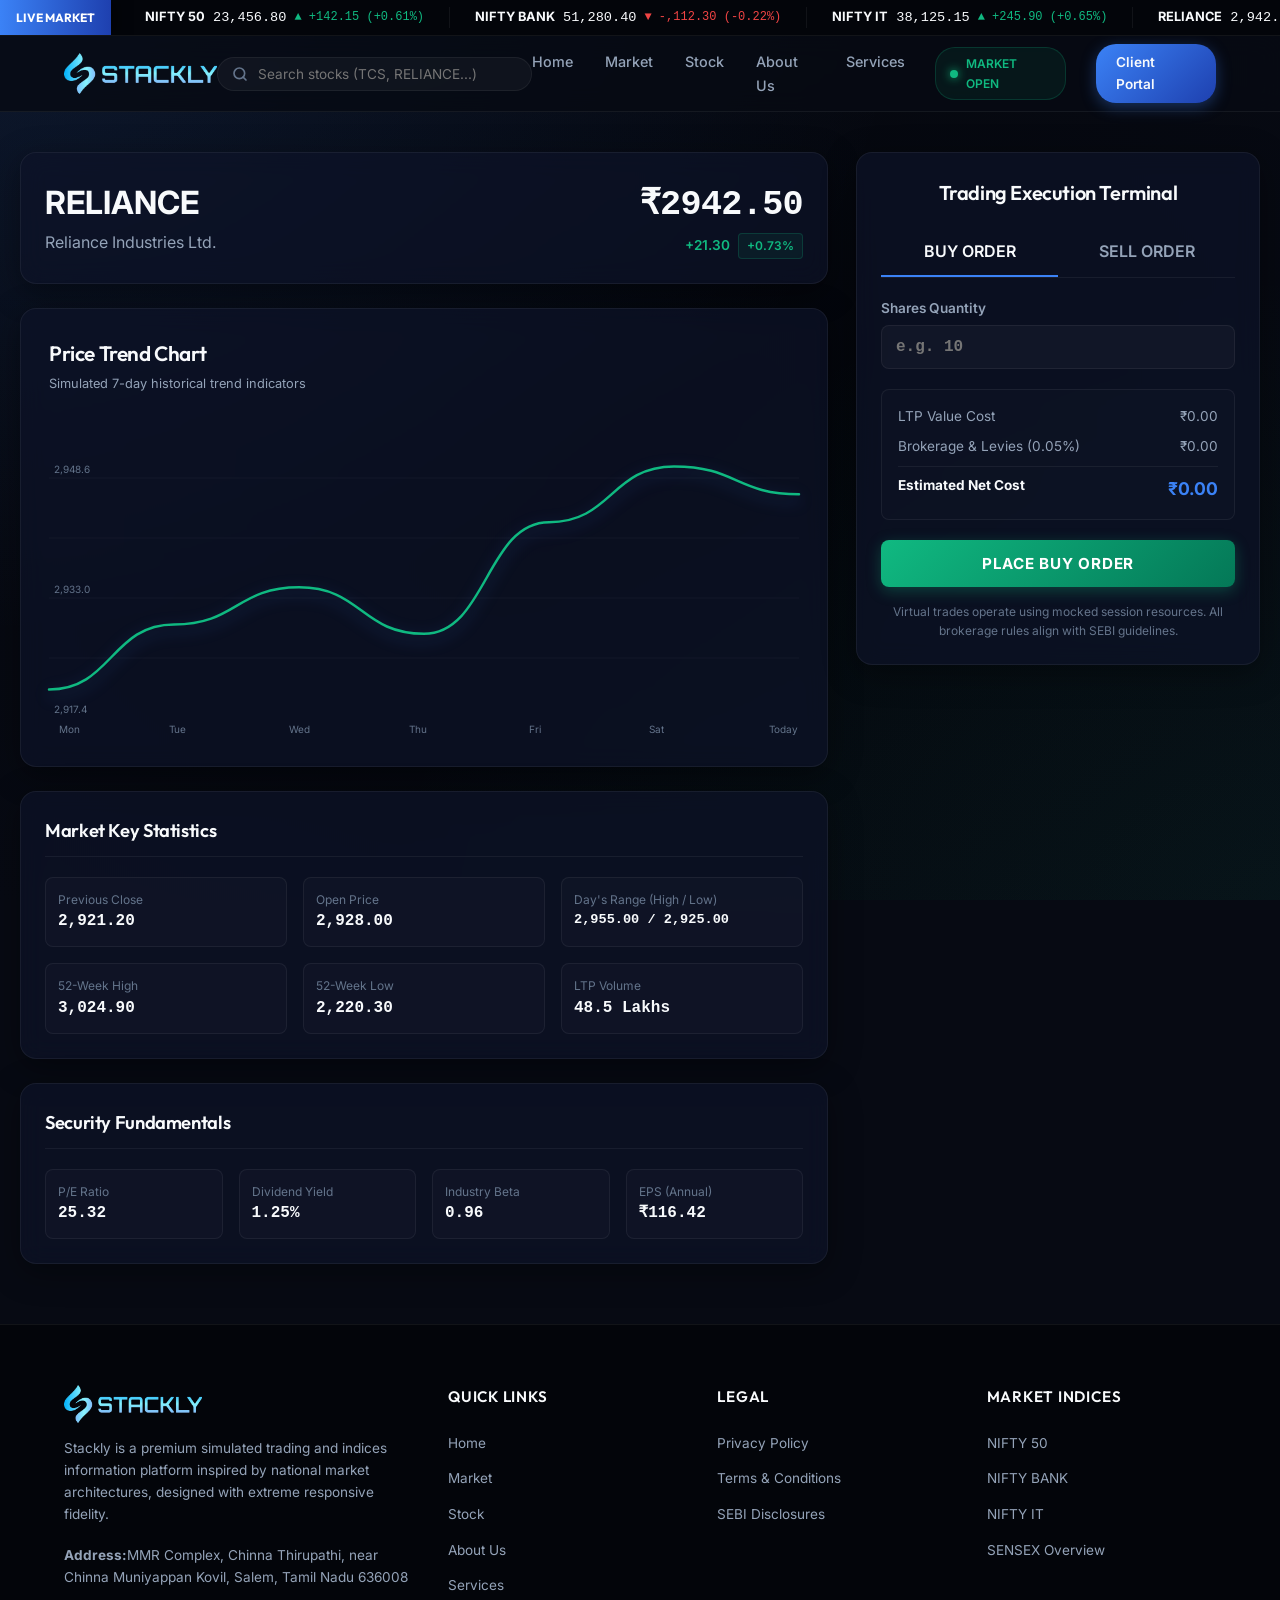
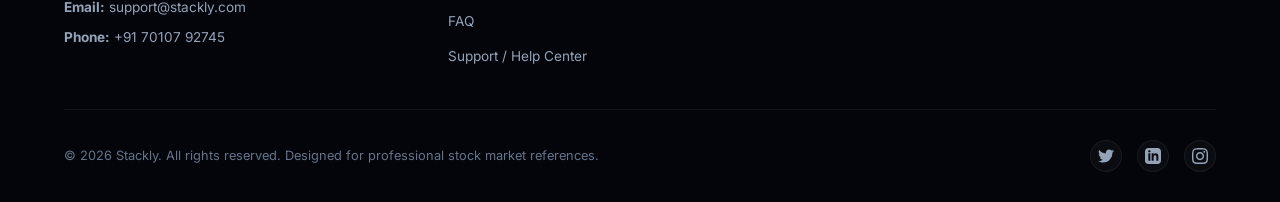
<file: stock.html>
<!DOCTYPE html>
<html lang="en">
<head>
    <meta charset="UTF-8">
    <meta name="viewport" content="width=device-width, initial-scale=1.0">
    <title>Security Analysis | Stackly Exchange</title>
    <meta name="description" content="Access high-fidelity stock charts, fundamentals, trading turnover calculators, and execute virtual stock transactions on Stackly.">
    <link rel="stylesheet" href="css/style.css">
</head>
<body>

    <!-- Anchor element for JS page detection -->
    <div id="stock-detail-anchor"></div>

    <!-- 1. Top Scrolling Ticker Bar -->
    <div class="ticker-container">
        <div class="ticker-title">Live Market</div>
        <div class="ticker-wrap">
            <div class="ticker-scroll" id="ticker-scroll-feed">
                <!-- Populated by JS -->
            </div>
        </div>
    </div>

    <!-- 2. Header Navigation -->
    <header>
        <div class="logo-container">
            <a href="index.html">
                <img src="images/logo.webp" alt="Stackly Logo" class="logo-img">
            </a>
        </div>

        <div class="search-wrapper">
            <svg class="search-icon" width="16" height="16" viewBox="0 0 24 24" fill="none" stroke="currentColor" stroke-width="2.5" stroke-linecap="round" stroke-linejoin="round">
                <circle cx="11" cy="11" r="8"></circle>
                <line x1="21" y1="21" x2="16.65" y2="16.65"></line>
            </svg>
            <input type="text" id="symbol-search" class="search-bar" placeholder="Search stocks (TCS, RELIANCE...)">
            <div id="search-dropdown" class="search-results"></div>
        </div>

        <nav>
            <div class="nav-links">
                <a href="index.html">Home</a>
                <a href="market.html">Market</a>
                 <a href="stock.html">Stock</a>
                <a href="about.html">About Us</a>
                <a href="services.html">Services</a>
            </div>
            <div class="market-status">
                <span class="status-dot"></span>
                <span>MARKET OPEN</span>
            </div>
            <a href="login.html" class="btn-login">Client Portal</a>
        </nav>

        <div class="mobile-toggle" id="mobile-nav-toggle">
            <span></span>
            <span></span>
            <span></span>
        </div>
    </header>

    <!-- Mobile Drawer Menu -->
    <div class="mobile-nav" id="mobile-menu-drawer">
        <div class="mobile-nav-links">
            <a href="index.html">Home</a>
            <a href="market.html">Market</a>
            <a href="about.html">About Us</a>
            <a href="services.html">Services</a>
            <a href="login.html">Client Portal</a>
        </div>
    </div>

    <!-- 3. Stock Detail Container -->
    <main class="container">
        <div class="stock-detail-layout">
            
            <!-- Left Side: Analysis Board -->
            <div class="main-chart-column" style="display: flex; flex-direction: column; gap: 24px;">
                
                <!-- Stock Header Card -->
                <div class="glass-panel" style="padding: 24px;">
                    <div style="display: flex; justify-content: space-between; align-items: flex-start; flex-wrap: wrap; gap: 15px;">
                        <div>
                            <span class="stock-symbol" id="stock-detail-symbol" style="font-size: 2rem; display: inline-block;">RELIANCE</span>
                            <span class="company-name" id="stock-detail-name" style="font-size: 1rem; margin-top: 2px;">Reliance Industries Ltd.</span>
                        </div>
                        <div style="text-align: right;">
                            <h2 style="font-size: 2.2rem; font-family: monospace; font-weight: 800;" id="stock-detail-ltp">₹2,942.50</h2>
                            <div class="index-change-wrap text-up" id="stock-detail-change" style="justify-content: flex-end;">
                                <span>+21.30</span>
                                <span class="bg-up-badge">+0.73%</span>
                            </div>
                        </div>
                    </div>
                </div>

                <!-- SVG Stock Chart Card -->
                <div class="chart-widget glass-panel">
                    <div class="chart-header">
                        <div class="chart-info">
                            <h3>Price Trend Chart</h3>
                            <p>Simulated 7-day historical trend indicators</p>
                        </div>
                    </div>
                    
                    <div class="chart-viewport" id="stock-chart-viewport">
                        <svg class="chart-svg" id="stock-svg-chart">
                            <defs>
                                <linearGradient id="stock-chart-gradient" x1="0" y1="0" x2="0" y2="1">
                                    <stop offset="0%" stop-color="#3b82f6" stop-opacity="0.45" />
                                    <stop offset="100%" stop-color="#3b82f6" stop-opacity="0.00" />
                                </linearGradient>
                            </defs>
                            
                            <!-- Grid lines -->
                            <line x1="0" y1="60" x2="100%" y2="60" class="chart-grid-line"></line>
                            <line x1="0" y1="120" x2="100%" y2="120" class="chart-grid-line"></line>
                            <line x1="0" y1="180" x2="100%" y2="180" class="chart-grid-line"></line>
                            <line x1="0" y1="240" x2="100%" y2="240" class="chart-grid-line"></line>
                            
                            <!-- Y Labels -->
                            <text x="5" y="55" class="chart-axis-text" id="sy-label-max">--</text>
                            <text x="5" y="175" class="chart-axis-text" id="sy-label-mid">--</text>
                            <text x="5" y="295" class="chart-axis-text" id="sy-label-min">--</text>
                            
                            <!-- X Labels -->
                            <text x="10" y="315" class="chart-axis-text">Mon</text>
                            <text x="16%" y="315" class="chart-axis-text">Tue</text>
                            <text x="32%" y="315" class="chart-axis-text">Wed</text>
                            <text x="48%" y="315" class="chart-axis-text">Thu</text>
                            <text x="64%" y="315" class="chart-axis-text">Fri</text>
                            <text x="80%" y="315" class="chart-axis-text">Sat</text>
                            <text x="96%" y="315" class="chart-axis-text">Today</text>

                            <!-- Areas -->
                            <path class="chart-path-area" d=""></path>
                            <path class="chart-path-line chart-glow-filter" d=""></path>
                        </svg>
                    </div>
                </div>

                <!-- Stock Detailed Metrics Card -->
                <div class="glass-panel" style="padding: 24px;">
                    <h3 style="font-size: 1.15rem; margin-bottom: 20px; border-bottom: 1px solid var(--border-color); padding-bottom: 10px;">Market Key Statistics</h3>
                    <div class="modal-stats" style="grid-template-columns: repeat(3, 1fr);">
                        <div class="modal-stat-box">
                            <div class="modal-stat-label">Previous Close</div>
                            <div class="modal-stat-value" id="stock-detail-prev">--</div>
                        </div>
                        <div class="modal-stat-box">
                            <div class="modal-stat-label">Open Price</div>
                            <div class="modal-stat-value" id="stock-detail-open">--</div>
                        </div>
                        <div class="modal-stat-box">
                            <div class="modal-stat-label">Day's Range (High / Low)</div>
                            <div class="modal-stat-value" style="font-size:0.85rem;"><span id="stock-detail-high">--</span> / <span id="stock-detail-low">--</span></div>
                        </div>
                        <div class="modal-stat-box">
                            <div class="modal-stat-label">52-Week High</div>
                            <div class="modal-stat-value" id="stock-detail-52high">--</div>
                        </div>
                        <div class="modal-stat-box">
                            <div class="modal-stat-label">52-Week Low</div>
                            <div class="modal-stat-value" id="stock-detail-52low">--</div>
                        </div>
                        <div class="modal-stat-box">
                            <div class="modal-stat-label">LTP Volume</div>
                            <div class="modal-stat-value" id="stock-detail-volume">--</div>
                        </div>
                    </div>
                </div>

                <!-- Fundamentals Dashboard Panel -->
                <div class="glass-panel" style="padding: 24px;">
                    <h3 style="font-size: 1.15rem; margin-bottom: 20px; border-bottom: 1px solid var(--border-color); padding-bottom: 10px;">Security Fundamentals</h3>
                    <div class="modal-stats" style="grid-template-columns: repeat(4, 1fr);">
                        <div class="modal-stat-box">
                            <div class="modal-stat-label">P/E Ratio</div>
                            <div class="modal-stat-value">25.32</div>
                        </div>
                        <div class="modal-stat-box">
                            <div class="modal-stat-label">Dividend Yield</div>
                            <div class="modal-stat-value">1.25%</div>
                        </div>
                        <div class="modal-stat-box">
                            <div class="modal-stat-label">Industry Beta</div>
                            <div class="modal-stat-value">0.96</div>
                        </div>
                        <div class="modal-stat-box">
                            <div class="modal-stat-label">EPS (Annual)</div>
                            <div class="modal-stat-value">₹116.42</div>
                        </div>
                    </div>
                </div>

            </div>

            <!-- Right Side: Order Console -->
            <div class="sidebar-column">
                <div class="stock-trading-console glass-panel glow-hover">
                    <h3 style="font-size: 1.25rem; font-family: var(--font-heading); margin-bottom: 20px; text-align: center;">Trading Execution Terminal</h3>
                    
                    <!-- Buy / Sell Order Tabs -->
                    <div class="trade-options-tabs">
                        <div class="trade-tab-btn active" data-type="BUY">BUY ORDER</div>
                        <div class="trade-tab-btn" data-type="SELL">SELL ORDER</div>
                    </div>

                    <!-- Quantity Input Field -->
                    <div class="trade-input-row">
                        <label for="trade-qty">Shares Quantity</label>
                        <div class="trade-input-wrapper">
                            <input type="number" id="trade-qty" class="trade-input" placeholder="e.g. 10" min="1" step="1" required>
                        </div>
                    </div>

                    <!-- Live Estimate Costs -->
                    <div class="trade-total-value">
                        <div class="trade-total-row">
                            <span>LTP Value Cost</span>
                            <span id="trade-est-price">₹0.00</span>
                        </div>
                        <div class="trade-total-row">
                            <span>Brokerage & Levies (0.05%)</span>
                            <span id="trade-est-charges">₹0.00</span>
                        </div>
                        <div class="trade-total-row">
                            <span>Estimated Net Cost</span>
                            <span style="font-size:1.1rem; color: var(--accent-blue);" id="trade-est-total">₹0.00</span>
                        </div>
                    </div>

                    <!-- Execute Button -->
                    <button class="btn-execute buy" id="trade-btn-execute">
                        <span>Place Buy Order</span>
                    </button>

                    <div style="margin-top: 15px; text-align: center; font-size: 0.75rem; color: var(--text-muted);">
                        Virtual trades operate using mocked session resources. All brokerage rules align with SEBI guidelines.
                    </div>
                </div>
            </div>

        </div>
    </main>

    <!-- 4. Footer -->
        <footer>
        <div class="footer-grid">
            <div class="footer-info">
                <img src="images/logo.webp" alt="Stackly Logo" class="footer-logo-img">
                <p>Stackly is a premium simulated trading and indices information platform inspired by national market architectures, designed with extreme responsive fidelity.</p>
                <div class="footer-contact-details" style="margin-top: 20px; font-size: 0.85rem; color: var(--text-secondary);">
                    <p style="margin-bottom: 8px;"><strong>Address:</strong>MMR Complex, Chinna Thirupathi, near Chinna Muniyappan Kovil, Salem, Tamil Nadu 636008</p>
                    <p style="margin-bottom: 8px;"><strong>Email:</strong> support@stackly.com</p>
                    <p><strong>Phone:</strong> +91 70107 92745</p>
                </div>
            </div>
            <div class="footer-links">
                <h5>Quick Links</h5>
                <ul>
                    <li><a href="index.html">Home</a></li>
                    <li><a href="market.html">Market</a></li>
                    <li><a href="stock.html">Stock</a></li>
                    <li><a href="about.html">About Us</a></li>
                    <li><a href="services.html">Services</a></li>
                    <li><a href="404.html">FAQ</a></li>
                    <li><a href="404.html">Support / Help Center</a></li>
                </ul>
            </div>
            <div class="footer-links">
                <h5>Legal</h5>
                <ul>
                    <li><a href="404.html">Privacy Policy</a></li>
                    <li><a href="404.html">Terms & Conditions</a></li>
                    <li><a href="404.html">SEBI Disclosures</a></li>
                </ul>
            </div>
            <div class="footer-links">
                <h5>Market Indices</h5>
                <ul>
                    <li><a href="#" class="quick-index-select" data-select="nifty50">NIFTY 50</a></li>
                    <li><a href="#" class="quick-index-select" data-select="niftybank">NIFTY BANK</a></li>
                    <li><a href="#" class="quick-index-select" data-select="niftyit">NIFTY IT</a></li>
                    <li><a href="#">SENSEX Overview</a></li>
                </ul>
            </div>
        </div>
        <div class="footer-bottom">
            <div class="footer-copyright">
                <div>&copy; 2026 Stackly. All rights reserved. Designed for professional stock market references.</div>
              
            </div>
            <div class="footer-social">
                <a href="404.html" class="social-icon">
                    <svg width="16" height="16" fill="currentColor" viewBox="0 0 24 24"><path d="M24 4.557c-.883.392-1.832.656-2.828.775 1.017-.609 1.798-1.574 2.165-2.724-.951.564-2.005.974-3.127 1.195-.897-.957-2.178-1.555-3.594-1.555-3.179 0-5.515 2.966-4.797 6.045-4.091-.205-7.719-2.165-10.148-5.144-1.29 2.213-.669 5.108 1.523 6.574-.806-.026-1.566-.247-2.229-.616-.054 2.281 1.581 4.415 3.949 4.89-.693.188-1.452.232-2.224.084.626 1.956 2.444 3.379 4.6 3.419-2.07 1.623-4.678 2.348-7.29 2.04 2.179 1.397 4.768 2.212 7.548 2.212 9.142 0 14.307-7.721 13.995-14.646.962-.695 1.797-1.562 2.457-2.549z"/></svg>
                </a>
                <a href="404.html" class="social-icon">
                    <svg width="16" height="16" fill="currentColor" viewBox="0 0 24 24"><path d="M19 0h-14c-2.761 0-5 2.239-5 5v14c0 2.761 2.239 5 5 5h14c2.762 0 5-2.239 5-5v-14c0-2.761-2.238-5-5-5zm-11 19h-3v-11h3v11zm-1.5-12.268c-.966 0-1.75-.779-1.75-1.75s.784-1.75 1.75-1.75 1.75.779 1.75 1.75-.784 1.75-1.75 1.75zm13.5 12.268h-3v-5.604c0-3.368-4-3.113-4 0v5.604h-3v-11h3v1.765c1.396-2.586 7-2.777 7 2.476v6.759z"/></svg>
                </a>
                <a href="404.html" class="social-icon">
                    <svg width="16" height="16" fill="currentColor" viewBox="0 0 24 24"><path d="M12 2.163c3.204 0 3.584.012 4.85.07 3.252.148 4.771 1.691 4.919 4.919.058 1.265.069 1.645.069 4.849 0 3.205-.012 3.584-.069 4.849-.149 3.225-1.664 4.771-4.919 4.919-1.266.058-1.644.07-4.85.07-3.204 0-3.584-.012-4.849-.07-3.26-.149-4.771-1.699-4.919-4.92-.058-1.265-.07-1.644-.07-4.849 0-3.204 .013-3.583.07-4.849.149-3.227 1.664-4.771 4.919-4.919 1.266-.057 1.645-.069 4.849-.069zm0-2c-3.259 0-3.667.014-4.947.072-4.358.2-6.78 2.618-6.98 6.98-.059 1.281-.073 1.689-.073 4.948 0 3.259.014 3.668.072 4.948.2 4.358 2.618 6.78 6.98 6.98 1.281.058 1.689.072 4.948.072 3.259 0 3.668-.014 4.948-.072 4.354-.2 6.782-2.618 6.979-6.98.059-1.28.073-1.689.073-4.948 0-3.259-.014-3.667-.072-4.947-.196-4.354-2.617-6.78-6.979-6.98-1.281-.059-1.69-.073-4.949-.073zm0 5.838c-3.403 0-6.162 2.759-6.162 6.162s2.759 6.163 6.162 6.163 6.162-2.759 6.162-6.163c0-3.403-2.759-6.162-6.162-6.162zm0 10.162c-2.209 0-4-1.79-4-4 0-2.209 1.791-4 4-4s4 1.791 4 4c0 2.21-1.791 4-4 4zm6.406-11.845c-.796 0-1.441.645-1.441 1.44s.645 1.44 1.441 1.44c.795 0 1.439-.645 1.439-1.44s-.644-1.44-1.439-1.44z"/></svg>
                </a>
            </div>
        </div>
    </footer>

    <script src="js/script.js"></script>
</body>
</html>
</file>
<file: css/style.css>
@import url('https://fonts.googleapis.com/css2?family=Inter:wght@300;400;500;600;700&family=Outfit:wght@400;500;600;700;800&display=swap');

/* ==========================================
   1. RESET & GLOBAL VARIABLES
   ========================================== */
*,
*::before,
*::after {
    margin: 0;
    padding: 0;
    box-sizing: border-box;
}

:root {
    --bg-dark: #070a13;
    --bg-deep: #03050a;
    --bg-panel: rgba(13, 19, 40, 0.7);
    --bg-card: rgba(22, 32, 66, 0.55);
    --bg-card-hover: rgba(29, 42, 87, 0.8);
    --accent-blue: #3b82f6;
    --accent-blue-glow: rgba(59, 130, 246, 0.35);
    --accent-gold: #fbbf24;
    --accent-gold-glow: rgba(251, 191, 36, 0.2);
    --color-up: #10b981;
    --color-up-glow: rgba(16, 185, 129, 0.2);
    --color-up-bg: rgba(16, 185, 129, 0.08);
    --color-down: #ef4444;
    --color-down-glow: rgba(239, 68, 68, 0.2);
    --color-down-bg: rgba(239, 68, 68, 0.08);
    --border-color: rgba(255, 255, 255, 0.06);
    --border-highlight: rgba(59, 130, 246, 0.2);
    --text-primary: #f8fafc;
    --text-secondary: #94a3b8;
    --text-muted: #64748b;
    --font-heading: 'Outfit', sans-serif;
    --font-body: 'Inter', sans-serif;
    --transition: all 0.3s cubic-bezier(0.4, 0, 0.2, 1);
    --glass-blur: blur(12px);
}

body {
    background-color: var(--bg-dark);
    background-image:
        radial-gradient(at 0% 0%, rgba(59, 130, 246, 0.12) 0px, transparent 50%),
        radial-gradient(at 100% 100%, rgba(16, 185, 129, 0.06) 0px, transparent 50%),
        radial-gradient(at 50% 50%, rgba(3, 5, 10, 0.9) 0px, var(--bg-dark) 100%);
    background-attachment: fixed;
    color: var(--text-primary);
    font-family: var(--font-body);
    line-height: 1.6;
    overflow-x: hidden;
}

a {
    color: inherit;
    text-decoration: none;
    transition: var(--transition);
}

button,
input,
select {
    font-family: inherit;
    color: inherit;
    background: none;
    border: none;
    outline: none;
}

ul {
    list-style: none;
}

/* ==========================================
   2. TYPOGRAPHY & UTILITIES
   ========================================== */
h1,
h2,
h3,
h4,
h5,
h6 {
    font-family: var(--font-heading);
    font-weight: 600;
    letter-spacing: -0.02em;
}

.text-gradient {
    background: linear-gradient(135deg, #ffffff 30%, var(--accent-blue) 100%);
    -webkit-background-clip: text;
    -webkit-text-fill-color: transparent;
}

.text-up {
    color: var(--color-up);
}

.text-down {
    color: var(--color-down);
}

.bg-up-badge {
    background: var(--color-up-bg);
    color: var(--color-up);
    border: 1px solid rgba(16, 185, 129, 0.2);
    padding: 2px 8px;
    border-radius: 4px;
    font-size: 0.75rem;
    font-weight: 600;
}

.bg-down-badge {
    background: var(--color-down-bg);
    color: var(--color-down);
    border: 1px solid rgba(239, 68, 68, 0.2);
    padding: 2px 8px;
    border-radius: 4px;
    font-size: 0.75rem;
    font-weight: 600;
}

.glass-panel {
    background: var(--bg-panel);
    backdrop-filter: var(--glass-blur);
    border: 1px solid var(--border-color);
    border-radius: 16px;
    box-shadow: 0 8px 32px 0 rgba(0, 0, 0, 0.37);
}

.glow-hover:hover {
    border-color: var(--border-highlight);
    box-shadow: 0 0 20px var(--accent-blue-glow);
}

/* ==========================================
   3. LAYOUT & NAVIGATION
   ========================================== */

/* Stock Ticker */
.ticker-container {
    width: 100%;
    height: 36px;
    background-color: var(--bg-deep);
    border-bottom: 1px solid var(--border-color);
    position: relative;
    overflow: hidden;
    z-index: 100;
    display: flex;
    align-items: center;
}

.ticker-wrap {
    display: flex;
    width: 100%;
}

.ticker-title {
    background: linear-gradient(90deg, var(--accent-blue), #1e40af);
    color: white;
    font-weight: 700;
    font-size: 0.75rem;
    text-transform: uppercase;
    height: 100%;
    padding: 0 16px;
    display: flex;
    align-items: center;
    position: absolute;
    left: 0;
    top: 0;
    z-index: 2;
    box-shadow: 5px 0 15px rgba(0, 0, 0, 0.5);
    font-family: var(--font-heading);
}

.ticker-scroll {
    display: flex;
    white-space: nowrap;
    padding-left: 120px;
    animation: tickerLoop 35s linear infinite;
}

.ticker-item {
    display: flex;
    align-items: center;
    padding: 0 25px;
    font-size: 0.8rem;
    font-weight: 500;
    border-right: 1px solid var(--border-color);
}

.ticker-symbol {
    font-weight: 700;
    margin-right: 8px;
    color: var(--text-primary);
}

.ticker-price {
    font-family: monospace;
    font-size: 0.85rem;
    margin-right: 8px;
}

.ticker-change {
    font-size: 0.75rem;
    font-family: monospace;
    display: flex;
    align-items: center;
    gap: 2px;
}

/* Header */
header {
    position: sticky;
    top: 0;
    z-index: 90;
    width: 100%;
    padding: 0 5%;
    height: 76px;
    display: flex;
    align-items: center;
    justify-content: space-between;
    background: rgba(7, 10, 19, 0.8);
    backdrop-filter: var(--glass-blur);
    border-bottom: 1px solid var(--border-color);
}

.logo-container {
    display: flex;
    align-items: center;
    gap: 12px;
}

.logo-icon {
    width: 40px;
    height: 40px;
    background: linear-gradient(135deg, var(--accent-blue), #60a5fa);
    border-radius: 10px;
    display: flex;
    align-items: center;
    justify-content: center;
    box-shadow: 0 0 15px var(--accent-blue-glow);
}

.logo-text {
    font-family: var(--font-heading);
    font-weight: 800;
    font-size: 1.5rem;
    letter-spacing: -0.03em;
}

.logo-text span {
    color: var(--accent-blue);
}

/* Search Box */
.search-wrapper {
    position: relative;
    width: 320px;
}

.search-bar {
    width: 100%;
    background: rgba(255, 255, 255, 0.04);
    border: 1px solid var(--border-color);
    border-radius: 20px;
    padding: 8px 16px 8px 40px;
    font-size: 0.85rem;
    transition: var(--transition);
    color: var(--text-primary);
}

.search-bar:focus {
    border-color: var(--accent-blue);
    background: rgba(255, 255, 255, 0.08);
    box-shadow: 0 0 10px var(--accent-blue-glow);
}

.search-icon {
    position: absolute;
    left: 15px;
    top: 50%;
    transform: translateY(-50%);
    color: var(--text-muted);
    font-size: 0.9rem;
    pointer-events: none;
}

.search-results {
    position: absolute;
    top: 110%;
    left: 0;
    width: 100%;
    background: #0d1328;
    border: 1px solid var(--border-highlight);
    border-radius: 12px;
    max-height: 250px;
    overflow-y: auto;
    z-index: 200;
    box-shadow: 0 10px 25px rgba(0, 0, 0, 0.5);
    display: none;
}

.search-item {
    padding: 10px 16px;
    cursor: pointer;
    display: flex;
    justify-content: space-between;
    align-items: center;
    border-bottom: 1px solid var(--border-color);
    transition: var(--transition);
}

.search-item:hover {
    background: var(--bg-card-hover);
}

.search-item .item-symbol {
    font-weight: 700;
}

.search-item .item-name {
    font-size: 0.75rem;
    color: var(--text-secondary);
    margin-left: 10px;
}

/* Nav Menu */
nav {
    display: flex;
    align-items: center;
    gap: 30px;
}

.nav-links {
    display: flex;
    gap: 32px;
}

.nav-links a {
    font-weight: 500;
    font-size: 0.9rem;
    position: relative;
    padding: 6px 0;
    color: var(--text-secondary);
}

.nav-links a:hover,
.nav-links a.active {
    color: var(--text-primary);
}

.nav-links a::after {
    content: '';
    position: absolute;
    bottom: 0;
    left: 0;
    width: 0;
    height: 2px;
    background-color: var(--accent-blue);
    transition: var(--transition);
}

.nav-links a:hover::after,
.nav-links a.active::after {
    width: 100%;
}

.market-status {
    display: flex;
    align-items: center;
    gap: 8px;
    background: rgba(16, 185, 129, 0.08);
    border: 1px solid rgba(16, 185, 129, 0.2);
    padding: 6px 14px;
    border-radius: 20px;
    font-size: 0.75rem;
    font-weight: 600;
    color: var(--color-up);
}

.status-dot {
    width: 8px;
    height: 8px;
    background-color: var(--color-up);
    border-radius: 50%;
    box-shadow: 0 0 10px var(--color-up);
    animation: pulse 1.5s infinite;
}

.btn-login {
    background: linear-gradient(135deg, var(--accent-blue) 0%, #1e40af 100%);
    padding: 8px 20px;
    border-radius: 20px;
    font-weight: 600;
    font-size: 0.85rem;
    cursor: pointer;
    box-shadow: 0 4px 15px var(--accent-blue-glow);
    transition: var(--transition);
}

.btn-login:hover {
    transform: translateY(-2px);
    box-shadow: 0 6px 20px rgba(59, 130, 246, 0.5);
}

/* Mobile Menu Toggle */
.mobile-toggle {
    display: none;
    cursor: pointer;
    flex-direction: column;
    gap: 6px;
}

.mobile-toggle span {
    width: 25px;
    height: 2px;
    background-color: var(--text-primary);
    transition: var(--transition);
}

/* ==========================================
   4. HOME PAGE / MARKET DASHBOARD
   ========================================== */
.container {
    max-width: 1300px;
    margin: 40px auto;
    padding: 0 20px;
}

/* Dashboard Layout */
.dashboard-grid {
    display: grid;
    grid-template-columns: 2fr 1fr;
    gap: 28px;
    margin-bottom: 40px;
}

/* Market Indices Cards */
.indices-container {
    display: grid;
    grid-template-columns: repeat(3, 1fr);
    gap: 16px;
    margin-bottom: 24px;
}

.index-card {
    cursor: pointer;
    padding: 20px;
    border-radius: 14px;
    border: 1px solid var(--border-color);
    background: var(--bg-card);
    transition: var(--transition);
    position: relative;
    overflow: hidden;
}

.index-card::before {
    content: '';
    position: absolute;
    top: 0;
    left: 0;
    width: 100%;
    height: 4px;
    background: transparent;
    transition: var(--transition);
}

.index-card.active {
    background: var(--bg-card-hover);
    border-color: rgba(59, 130, 246, 0.3);
}

.index-card.active::before {
    background: var(--accent-blue);
}

.index-card:hover {
    transform: translateY(-2px);
    border-color: rgba(255, 255, 255, 0.12);
}

.index-title {
    font-size: 0.85rem;
    text-transform: uppercase;
    font-weight: 700;
    color: var(--text-secondary);
    margin-bottom: 8px;
}

.index-value {
    font-size: 1.6rem;
    font-weight: 800;
    margin-bottom: 4px;
    font-family: var(--font-heading);
    letter-spacing: -0.02em;
}

.index-change-wrap {
    display: flex;
    align-items: center;
    gap: 8px;
    font-size: 0.85rem;
    font-weight: 600;
}

/* Chart Widget */
.chart-widget {
    padding: 28px;
}

.chart-header {
    display: flex;
    justify-content: space-between;
    align-items: center;
    margin-bottom: 24px;
}

.chart-info h3 {
    font-size: 1.3rem;
    margin-bottom: 4px;
}

.chart-info p {
    font-size: 0.8rem;
    color: var(--text-secondary);
}

.chart-timeframes {
    display: flex;
    gap: 8px;
    background: rgba(255, 255, 255, 0.04);
    border-radius: 8px;
    padding: 4px;
}

.tf-btn {
    padding: 6px 12px;
    font-size: 0.75rem;
    font-weight: 600;
    border-radius: 6px;
    cursor: pointer;
    color: var(--text-secondary);
    transition: var(--transition);
}

.tf-btn.active,
.tf-btn:hover {
    color: var(--text-primary);
    background: rgba(255, 255, 255, 0.08);
}

/* SVG Chart Rendering */
.chart-viewport {
    position: relative;
    width: 100%;
    height: 320px;
    margin-top: 10px;
}

.chart-svg {
    width: 100%;
    height: 100%;
    overflow: visible;
}

.chart-grid-line {
    stroke: rgba(255, 255, 255, 0.03);
    stroke-width: 1;
}

.chart-axis-text {
    fill: var(--text-muted);
    font-size: 10px;
    font-family: var(--font-body);
}

.chart-path-line {
    fill: none;
    stroke: var(--accent-blue);
    stroke-width: 2.5;
    stroke-linecap: round;
    transition: stroke 0.5s ease;
}

.chart-path-area {
    fill: url(#chart-gradient);
    transition: var(--transition);
}

.chart-glow-filter {
    filter: drop-shadow(0px 5px 8px var(--accent-blue-glow));
}

.chart-tracker-line {
    stroke: var(--text-muted);
    stroke-dasharray: 4 4;
    stroke-width: 1.5;
    display: none;
}

.chart-tracker-dot {
    fill: var(--text-primary);
    stroke: var(--accent-blue);
    stroke-width: 3;
    r: 6;
    display: none;
    box-shadow: 0 0 10px var(--accent-blue-glow);
}

.chart-tooltip {
    position: absolute;
    background: rgba(13, 20, 38, 0.95);
    border: 1px solid var(--border-highlight);
    border-radius: 8px;
    padding: 8px 12px;
    pointer-events: none;
    display: none;
    box-shadow: 0 8px 24px rgba(0, 0, 0, 0.6);
    z-index: 10;
}

.tooltip-time {
    font-size: 0.7rem;
    color: var(--text-secondary);
}

.tooltip-val {
    font-weight: 700;
    font-size: 0.95rem;
    font-family: monospace;
}

/* Sidebar Info Panel */
.sidebar-panel {
    padding: 24px;
    display: flex;
    flex-direction: column;
    gap: 24px;
    height: 100%;
}

.panel-title {
    font-size: 1.1rem;
    font-weight: 700;
    border-bottom: 1px solid var(--border-color);
    padding-bottom: 12px;
    display: flex;
    justify-content: space-between;
    align-items: center;
}

.announcement-list {
    display: flex;
    flex-direction: column;
    gap: 16px;
}

.announcement-item {
    padding: 12px;
    background: rgba(255, 255, 255, 0.02);
    border: 1px solid var(--border-color);
    border-radius: 10px;
    transition: var(--transition);
}

.announcement-item:hover {
    background: var(--bg-card-hover);
    border-color: rgba(255, 255, 255, 0.1);
    transform: translateX(4px);
}

.announce-tag {
    font-size: 0.65rem;
    font-weight: 700;
    text-transform: uppercase;
    color: var(--accent-gold);
    background: var(--accent-gold-glow);
    padding: 2px 6px;
    border-radius: 4px;
    width: fit-content;
    margin-bottom: 8px;
}

.announce-text {
    font-size: 0.8rem;
    font-weight: 500;
    margin-bottom: 6px;
}

.announce-time {
    font-size: 0.7rem;
    color: var(--text-muted);
}

/* Market Movers Layout */
.movers-section {
    margin-bottom: 40px;
}

.movers-header {
    display: flex;
    justify-content: space-between;
    align-items: center;
    margin-bottom: 20px;
}

.movers-tabs {
    display: flex;
    gap: 12px;
}

.mover-tab-btn {
    padding: 8px 18px;
    font-size: 0.85rem;
    font-weight: 600;
    border-radius: 8px;
    cursor: pointer;
    background: rgba(255, 255, 255, 0.03);
    border: 1px solid var(--border-color);
    color: var(--text-secondary);
    transition: var(--transition);
}

.mover-tab-btn.active,
.mover-tab-btn:hover {
    color: var(--text-primary);
    background: rgba(59, 130, 246, 0.15);
    border-color: var(--border-highlight);
}

.table-responsive {
    overflow-x: auto;
    width: 100%;
}

.mover-table {
    width: 100%;
    border-collapse: collapse;
    text-align: left;
    font-size: 0.88rem;
}

.mover-table th {
    padding: 16px 20px;
    font-weight: 600;
    color: var(--text-secondary);
    border-bottom: 1px solid var(--border-color);
    font-family: var(--font-heading);
}

.mover-table td {
    padding: 16px 20px;
    border-bottom: 1px solid var(--border-color);
}

.mover-table tbody tr {
    transition: var(--transition);
}

.mover-table tbody tr:hover {
    background: rgba(255, 255, 255, 0.02);
}

.company-name {
    font-size: 0.75rem;
    color: var(--text-secondary);
    display: block;
}

.stock-symbol {
    font-weight: 700;
}

.sparkline-svg {
    width: 80px;
    height: 24px;
}

.sparkline-path {
    fill: none;
    stroke-width: 1.5;
}

/* Grid highlights */
.market-highlights {
    display: grid;
    grid-template-columns: repeat(3, 1fr);
    gap: 24px;
    margin-top: 40px;
}

.highlight-card {
    padding: 24px;
    border-radius: 16px;
    display: flex;
    gap: 20px;
    align-items: center;
}

.highlight-icon {
    font-size: 1.8rem;
    color: var(--accent-blue);
    background: rgba(59, 130, 246, 0.1);
    width: 60px;
    height: 60px;
    border-radius: 12px;
    display: flex;
    align-items: center;
    justify-content: center;
}

.highlight-info h4 {
    margin-bottom: 4px;
    font-size: 1.1rem;
}

.highlight-info p {
    font-size: 0.8rem;
    color: var(--text-secondary);
}

/* Flash Animations */
.price-flash-up {
    animation: flashUp 0.6s ease;
}

.price-flash-down {
    animation: flashDown 0.6s ease;
}

/* ==========================================
   5. ABOUT PAGE
   ========================================== */
.about-hero {
    text-align: center;
    padding: 60px 20px 40px;
    max-width: 800px;
    margin: 0 auto;
}

.about-hero h1 {
    font-size: 2.8rem;
    margin-bottom: 16px;
}

.about-hero p {
    font-size: 1.1rem;
    color: var(--text-secondary);
}

.stats-grid {
    display: grid;
    grid-template-columns: repeat(4, 1fr);
    gap: 24px;
    margin: 40px 0 60px;
}

.stat-box {
    text-align: center;
    padding: 30px 20px;
}

.stat-number {
    font-size: 2.5rem;
    font-weight: 800;
    font-family: var(--font-heading);
    margin-bottom: 8px;
    color: var(--accent-blue);
}

.stat-label {
    font-size: 0.85rem;
    color: var(--text-secondary);
    text-transform: uppercase;
    font-weight: 600;
}

/* Timeline */
.timeline-section {
    margin-bottom: 80px;
}

.timeline-section h2 {
    text-align: center;
    margin-bottom: 40px;
    font-size: 2rem;
}

.timeline {
    position: relative;
    max-width: 900px;
    margin: 0 auto;
    padding: 20px 0;
}

.timeline::before {
    content: '';
    position: absolute;
    left: 50%;
    top: 0;
    bottom: 0;
    width: 2px;
    background: var(--border-color);
    transform: translateX(-50%);
}

.timeline-item {
    position: relative;
    width: 50%;
    padding: 20px 40px;
    box-sizing: border-box;
}

.timeline-item:nth-child(odd) {
    left: 0;
    text-align: right;
}

.timeline-item:nth-child(even) {
    left: 50%;
    text-align: left;
}

.timeline-badge {
    position: absolute;
    top: 30px;
    width: 16px;
    height: 16px;
    background: var(--accent-blue);
    border: 3px solid var(--bg-dark);
    border-radius: 50%;
    z-index: 5;
}

.timeline-item:nth-child(odd) .timeline-badge {
    right: -8px;
}

.timeline-item:nth-child(even) .timeline-badge {
    left: -8px;
}

.timeline-year {
    font-size: 1.3rem;
    font-weight: 800;
    color: var(--accent-gold);
    margin-bottom: 6px;
}

.timeline-card {
    padding: 20px;
    background: var(--bg-card);
    border: 1px solid var(--border-color);
    border-radius: 12px;
    cursor: pointer;
    transition: var(--transition);
}

.timeline-card:hover {
    transform: translateY(-3px);
    border-color: var(--border-highlight);
    background: var(--bg-card-hover);
}

.timeline-card h4 {
    font-size: 1.1rem;
    margin-bottom: 8px;
}

.timeline-card p {
    font-size: 0.85rem;
    color: var(--text-secondary);
    display: none;
}

.timeline-card.active p {
    display: block;
    margin-top: 10px;
    animation: slideDown 0.3s ease;
}

/* Directors Section */
.directors-grid {
    display: grid;
    grid-template-columns: repeat(3, 1fr);
    gap: 30px;
    margin: 40px 0;
}

.director-card {
    overflow: hidden;
    position: relative;
    padding: 30px 24px;
    text-align: center;
}

.director-image {
    width: 100px;
    height: 100px;
    border-radius: 50%;
    background: linear-gradient(135deg, var(--bg-card) 0%, rgba(59, 130, 246, 0.2) 100%);
    border: 2px solid var(--border-color);
    margin: 0 auto 20px;
    display: flex;
    align-items: center;
    justify-content: center;
    font-size: 2.2rem;
    color: var(--text-secondary);
    transition: var(--transition);
    object-fit: cover;
}

.director-card:hover .director-image {
    transform: scale(1.08);
    border-color: var(--accent-blue);
    color: var(--accent-blue);
}

.director-card h4 {
    font-size: 1.15rem;
    margin-bottom: 4px;
}

.director-card p {
    font-size: 0.8rem;
    color: var(--accent-gold);
    font-weight: 600;
    text-transform: uppercase;
    margin-bottom: 12px;
}

.director-bio {
    font-size: 0.8rem;
    color: var(--text-secondary);
}

/* ==========================================
   6. SERVICES PAGE
   ========================================== */
.services-intro {
    text-align: center;
    padding: 60px 20px 20px;
    max-width: 700px;
    margin: 0 auto;
}

.services-intro h1 {
    font-size: 2.5rem;
    margin-bottom: 12px;
}

.services-grid {
    display: grid;
    grid-template-columns: repeat(4, 1fr);
    gap: 20px;
    margin: 40px 0 60px;
}

.service-card {
    padding: 30px 24px;
    cursor: pointer;
    transition: var(--transition);
    position: relative;
}

.service-card .service-icon {
    font-size: 2rem;
    color: var(--accent-blue);
    margin-bottom: 20px;
    background: rgba(59, 130, 246, 0.08);
    width: 54px;
    height: 54px;
    border-radius: 12px;
    display: flex;
    align-items: center;
    justify-content: center;
}

.service-card h3 {
    margin-bottom: 10px;
    font-size: 1.15rem;
}

.service-card p {
    font-size: 0.85rem;
    color: var(--text-secondary);
}

/* Interactive Calculator */
.calculator-section {
    margin-bottom: 80px;
}

.calculator-section h2 {
    text-align: center;
    margin-bottom: 30px;
    font-size: 2rem;
}

.calc-grid {
    display: grid;
    grid-template-columns: 1.2fr 1fr;
    gap: 32px;
    max-width: 1000px;
    margin: 0 auto;
}

.calc-form {
    padding: 32px;
}

.calc-results {
    padding: 32px;
    background: linear-gradient(135deg, rgba(13, 20, 38, 0.9) 0%, rgba(22, 32, 66, 0.9) 100%);
    border-left: 2px solid var(--accent-blue);
}

.form-group {
    margin-bottom: 24px;
}

.form-group label {
    display: block;
    font-size: 0.85rem;
    font-weight: 600;
    color: var(--text-secondary);
    margin-bottom: 8px;
}

.asset-buttons {
    display: flex;
    gap: 10px;
}

.asset-btn {
    flex: 1;
    padding: 10px;
    background: rgba(255, 255, 255, 0.03);
    border: 1px solid var(--border-color);
    border-radius: 8px;
    font-size: 0.8rem;
    font-weight: 600;
    cursor: pointer;
    color: var(--text-secondary);
    transition: var(--transition);
}

.asset-btn.active,
.asset-btn:hover {
    background: rgba(59, 130, 246, 0.15);
    border-color: var(--accent-blue);
    color: var(--text-primary);
}

.input-container {
    position: relative;
}

.input-symbol {
    position: absolute;
    left: 16px;
    top: 50%;
    transform: translateY(-50%);
    color: var(--text-secondary);
    font-weight: 600;
}

.calc-input {
    width: 100%;
    background: rgba(255, 255, 255, 0.03);
    border: 1px solid var(--border-color);
    border-radius: 8px;
    padding: 12px 16px 12px 32px;
    font-size: 1rem;
    font-weight: 600;
    transition: var(--transition);
    color: var(--text-primary);
}

.calc-input:focus {
    border-color: var(--accent-blue);
    background: rgba(255, 255, 255, 0.06);
    box-shadow: 0 0 10px var(--accent-blue-glow);
}

.range-slider {
    width: 100%;
    margin-top: 10px;
    height: 6px;
    background: rgba(255, 255, 255, 0.1);
    border-radius: 3px;
    outline: none;
    -webkit-appearance: none;
}

.range-slider::-webkit-slider-thumb {
    -webkit-appearance: none;
    width: 16px;
    height: 16px;
    border-radius: 50%;
    background: var(--accent-blue);
    cursor: pointer;
    box-shadow: 0 0 10px var(--accent-blue-glow);
}

.result-row {
    display: flex;
    justify-content: space-between;
    padding: 12px 0;
    border-bottom: 1px solid rgba(255, 255, 255, 0.04);
    font-size: 0.9rem;
}

.result-row:last-child {
    border-bottom: none;
}

.result-total {
    display: flex;
    justify-content: space-between;
    margin-top: 24px;
    padding-top: 16px;
    border-top: 2px dashed var(--border-color);
}

.result-total span {
    font-size: 1.15rem;
    font-weight: 700;
}

.result-total .total-amount {
    font-size: 1.5rem;
    color: var(--accent-blue);
}

/* ==========================================
   7. LOGIN PAGE
   ========================================== */
.login-container {
    min-height: calc(100vh - 112px);
    display: flex;
    align-items: center;
    justify-content: center;
    padding: 40px 20px;
}

.login-card {
    width: 100%;
    max-width: 460px;
    padding: 40px 32px;
}

.login-header {
    text-align: center;
    margin-bottom: 30px;
}

.login-header h2 {
    font-size: 1.8rem;
    margin-bottom: 6px;
}

.login-header p {
    font-size: 0.85rem;
    color: var(--text-secondary);
}

.login-tabs {
    display: flex;
    margin-bottom: 30px;
    background: rgba(255, 255, 255, 0.03);
    border-radius: 8px;
    padding: 4px;
    border: 1px solid var(--border-color);
}

.login-tab-btn {
    flex: 1;
    padding: 10px;
    font-size: 0.85rem;
    font-weight: 600;
    border-radius: 6px;
    cursor: pointer;
    color: var(--text-secondary);
    transition: var(--transition);
    text-align: center;
}

.login-tab-btn.active {
    background: var(--bg-card);
    color: var(--text-primary);
    border: 1px solid var(--border-color);
    box-shadow: 0 4px 10px rgba(0, 0, 0, 0.25);
}

.form-field {
    margin-bottom: 20px;
    position: relative;
}

.form-field label {
    display: block;
    font-size: 0.8rem;
    font-weight: 600;
    color: var(--text-secondary);
    margin-bottom: 6px;
}

.form-input {
    width: 100%;
    background: rgba(255, 255, 255, 0.03);
    border: 1px solid var(--border-color);
    border-radius: 8px;
    padding: 12px 16px;
    font-size: 0.9rem;
    transition: var(--transition);
    color: var(--text-primary);
}

.form-input:focus {
    border-color: var(--accent-blue);
    background: rgba(255, 255, 255, 0.06);
    box-shadow: 0 0 10px var(--accent-blue-glow);
}

.password-toggle {
    position: absolute;
    right: 15px;
    top: 38px;
    cursor: pointer;
    color: var(--text-muted);
    font-size: 1rem;
    user-select: none;
}

.form-options {
    display: flex;
    justify-content: space-between;
    align-items: center;
    font-size: 0.8rem;
    margin-bottom: 24px;
}

.remember-me {
    display: flex;
    align-items: center;
    gap: 6px;
    cursor: pointer;
}

.remember-me input {
    accent-color: var(--accent-blue);
}

.forgot-password {
    color: var(--accent-blue);
    font-weight: 600;
}

.btn-submit {
    width: 100%;
    background: linear-gradient(135deg, var(--accent-blue) 0%, #1e40af 100%);
    padding: 12px;
    border-radius: 8px;
    font-weight: 700;
    font-size: 0.9rem;
    cursor: pointer;
    box-shadow: 0 4px 15px var(--accent-blue-glow);
    transition: var(--transition);
    display: flex;
    justify-content: center;
    align-items: center;
}

.btn-submit:hover {
    transform: translateY(-1px);
    box-shadow: 0 6px 20px rgba(59, 130, 246, 0.55);
}

.login-error {
    background: var(--color-down-bg);
    color: var(--color-down);
    border: 1px solid rgba(239, 68, 68, 0.2);
    padding: 10px 14px;
    border-radius: 8px;
    font-size: 0.8rem;
    margin-bottom: 20px;
    display: none;
}

/* ==========================================
   8. STOCK DETAILS MODAL
   ========================================== */
.modal-overlay {
    position: fixed;
    top: 0;
    left: 0;
    width: 100%;
    height: 100%;
    background: rgba(3, 5, 10, 0.8);
    backdrop-filter: var(--glass-blur);
    display: flex;
    align-items: center;
    justify-content: center;
    z-index: 1000;
    opacity: 0;
    pointer-events: none;
    transition: var(--transition);
}

.modal-overlay.active {
    opacity: 1;
    pointer-events: auto;
}

.modal-content {
    width: 90%;
    max-width: 580px;
    padding: 32px;
    position: relative;
    transform: translateY(20px);
    transition: var(--transition);
}

.modal-overlay.active .modal-content {
    transform: translateY(0);
}

.modal-close {
    position: absolute;
    top: 20px;
    right: 20px;
    font-size: 1.5rem;
    cursor: pointer;
    color: var(--text-muted);
    transition: var(--transition);
}

.modal-close:hover {
    color: var(--text-primary);
}

.modal-header {
    margin-bottom: 20px;
}

.modal-header h3 {
    font-size: 1.6rem;
    margin-bottom: 4px;
}

.modal-name {
    color: var(--text-secondary);
    font-size: 0.85rem;
}

.modal-stats {
    display: grid;
    grid-template-columns: repeat(2, 1fr);
    gap: 16px;
    margin-top: 20px;
}

.modal-stat-box {
    padding: 12px;
    background: rgba(255, 255, 255, 0.02);
    border: 1px solid var(--border-color);
    border-radius: 8px;
}

.modal-stat-label {
    font-size: 0.75rem;
    color: var(--text-muted);
}

.modal-stat-value {
    font-size: 1rem;
    font-weight: 700;
    font-family: monospace;
}

/* ==========================================
   9. FOOTER
   ========================================== */
footer {
    background-color: var(--bg-deep);
    border-top: 1px solid var(--border-color);
    padding: 60px 5% 30px;
    margin-top: 60px;
}

.footer-grid {
    display: grid;
    grid-template-columns: 1.5fr repeat(3, 1fr);
    gap: 40px;
    max-width: 1300px;
    margin: 0 auto 40px;
}

.footer-info h4 {
    font-size: 1.3rem;
    margin-bottom: 12px;
}

.footer-info p {
    font-size: 0.85rem;
    color: var(--text-secondary);
    margin-bottom: 20px;
}

.footer-links h5 {
    color: var(--text-primary);
    font-size: 0.95rem;
    margin-bottom: 20px;
    text-transform: uppercase;
    letter-spacing: 0.05em;
}

.footer-links ul {
    display: flex;
    flex-direction: column;
    gap: 10px;
}

.footer-links a {
    font-size: 0.85rem;
    color: var(--text-secondary);
}

.footer-links a:hover {
    color: var(--accent-blue);
    padding-left: 4px;
}

.footer-bottom {
    max-width: 1300px;
    margin: 0 auto;
    border-top: 1px solid var(--border-color);
    padding-top: 30px;
    display: flex;
    justify-content: space-between;
    align-items: center;
    font-size: 0.8rem;
    color: var(--text-muted);
}

.footer-social {
    display: flex;
    gap: 15px;
}

.social-icon {
    width: 32px;
    height: 32px;
    background: rgba(255, 255, 255, 0.03);
    border: 1px solid var(--border-color);
    border-radius: 50%;
    display: flex;
    align-items: center;
    justify-content: center;
    color: var(--text-secondary);
    transition: var(--transition);
}

.social-icon:hover {
    background: var(--accent-blue-glow);
    border-color: var(--accent-blue);
    color: var(--text-primary);
}

/* ==========================================
   10. MOBILE RESPONSIVE DRAWER & MEDIA QUERIES
   ========================================== */
.mobile-nav {
    position: fixed;
    top: 76px;
    left: -100%;
    width: 100%;
    height: calc(100vh - 76px);
    background: var(--bg-dark);
    z-index: 80;
    transition: var(--transition);
    padding: 40px;
    display: flex;
    flex-direction: column;
    gap: 30px;
    border-top: 1px solid var(--border-color);
}

.mobile-nav.active {
    left: 0;
}

.mobile-nav-links {
    display: flex;
    flex-direction: column;
    gap: 20px;
}

.mobile-nav-links a {
    font-size: 1.15rem;
    font-weight: 600;
}

/* Responsive Breakpoints */
@media (max-width: 1024px) {
    header {
        padding: 0 4%;
    }
    .dashboard-grid, .stock-detail-layout, .dashboard-sidebar-grid {
        grid-template-columns: 1fr;
    }
    .stats-grid, .directors-grid, .services-grid, .heatmap-grid, .insights-grid {
        grid-template-columns: repeat(2, 1fr);
    }
    .calc-grid {
        grid-template-columns: 1fr;
    }
}

@media (max-width: 768px) {
    body {
        overflow-x: hidden;
    }
    .nav-links,
    .search-wrapper,
    header .btn-login,
    header .market-status {
        display: none;
    }
    .mobile-toggle {
        display: flex;
    }
    .mobile-toggle.active span:nth-child(1) {
        transform: translateY(8px) rotate(45deg);
    }
    .mobile-toggle.active span:nth-child(2) {
        opacity: 0;
    }
    .mobile-toggle.active span:nth-child(3) {
        transform: translateY(-8px) rotate(-45deg);
    }
    .hero-container {
        flex-direction: column;
    }
    .hero-content {
        width: 100%;
        text-align: center;
        padding-bottom: 30px;
    }
    .hero-stats {
        flex-direction: column;
        gap: 15px;
    }
    .hero-stat-divider {
        display: none;
    }
    .indices-container, .market-highlights, .stats-grid, .heatmap-grid, .insights-grid {
        grid-template-columns: 1fr;
    }
    .footer-grid {
        grid-template-columns: 1fr;
        gap: 30px;
    }
    .footer-bottom {
        flex-direction: column;
        gap: 15px;
        text-align: center;
    }
    .timeline::before {
        left: 20px;
    }
    .timeline-item {
        width: 100%;
        padding-left: 45px;
        padding-right: 0;
        text-align: left !important;
    }
    .timeline-item .timeline-badge {
        left: 12px !important;
    }
    .directors-grid, .services-grid {
        grid-template-columns: 1fr;
    }
    .about-hero h1 {
        font-size: 2.2rem;
    }
    .movers-tabs {
        overflow-x: auto;
        white-space: nowrap;
        padding-bottom: 5px;
        max-width: 100%;
    }
    .movers-header {
        flex-direction: column;
        align-items: flex-start;
        gap: 15px;
    }
    .corporate-hero-panel {
        flex-direction: column;
        align-items: flex-start;
        gap: 20px;
    }
}

@media (max-width: 480px) {
    .chart-header {
        flex-direction: column;
        align-items: flex-start;
        gap: 12px;
    }
    .mover-tab-btn {
        padding: 6px 12px;
        font-size: 0.75rem;
    }
    .calc-form,
    .calc-results,
    .login-card {
        padding: 20px 16px;
    }
    .insight-card-footer {
        flex-direction: column;
        align-items: flex-start;
        gap: 12px;
    }
    h1 { font-size: 2rem; }
    h2 { font-size: 1.7rem; }
    h3 { font-size: 1.3rem; }
}

/* ==========================================
   11. ANIMATIONS & KEYFRAMES
   ========================================== */
@keyframes tickerLoop {
    0% {
        transform: translate3d(0, 0, 0);
    }

    100% {
        transform: translate3d(-50%, 0, 0);
    }
}

@keyframes pulse {
    0% {
        box-shadow: 0 0 0 0 rgba(16, 185, 129, 0.7);
    }

    70% {
        box-shadow: 0 0 0 8px rgba(16, 185, 129, 0);
    }

    100% {
        box-shadow: 0 0 0 0 rgba(16, 185, 129, 0);
    }
}

@keyframes slideDown {
    from {
        opacity: 0;
        transform: translateY(-8px);
    }

    to {
        opacity: 1;
        transform: translateY(0);
    }
}

@keyframes flashUp {
    0% {
        background-color: transparent;
    }

    30% {
        background-color: rgba(16, 185, 129, 0.25);
    }

    100% {
        background-color: transparent;
    }
}

@keyframes flashDown {
    0% {
        background-color: transparent;
    }

    30% {
        background-color: rgba(239, 68, 68, 0.25);
    }

    100% {
        background-color: transparent;
    }
}

/* ==========================================
   12. LOGO SIZING & ALIGNMENT
   ========================================== */
.logo-container a {
    display: flex;
    align-items: center;
}

.logo-img {
    height: 42px;
    width: auto;
    display: block;
    object-fit: contain;
    transition: var(--transition);
}

.logo-img:hover {
    transform: scale(1.03);
}

.footer-logo-img {
    height: 38px;
    width: auto;
    display: block;
    margin-bottom: 15px;
    transition: var(--transition);
}

.footer-logo-img:hover {
    transform: scale(1.03);
}

/* ==========================================
   13. REGISTER PAGE STYLES
   ========================================== */
.register-container {
    min-height: calc(100vh - 112px);
    display: flex;
    align-items: center;
    justify-content: center;
    padding: 40px 20px;
}

.register-card {
    width: 100%;
    max-width: 550px;
    padding: 40px 32px;
}

.register-header {
    text-align: center;
    margin-bottom: 30px;
}

.register-header h2 {
    font-size: 2rem;
    margin-bottom: 8px;
}

.register-header p {
    font-size: 0.88rem;
    color: var(--text-secondary);
}

.register-progress-container {
    margin-bottom: 35px;
    padding: 0 10px;
}

.register-progress-bar {
    display: flex;
    justify-content: space-between;
    position: relative;
}

.register-progress-bar::before {
    content: '';
    position: absolute;
    top: 50%;
    left: 0;
    right: 0;
    height: 2px;
    background: var(--border-color);
    transform: translateY(-50%);
    z-index: 1;
}

.register-progress-fill {
    position: absolute;
    top: 50%;
    left: 0;
    height: 2px;
    background: var(--accent-blue);
    transform: translateY(-50%);
    transition: var(--transition);
    z-index: 2;
    width: 0%;
}

.register-step-dot {
    width: 32px;
    height: 32px;
    border-radius: 50%;
    background: var(--bg-deep);
    border: 2px solid var(--border-color);
    display: flex;
    align-items: center;
    justify-content: center;
    font-size: 0.8rem;
    font-weight: 700;
    position: relative;
    z-index: 3;
    transition: var(--transition);
    color: var(--text-muted);
}

.register-step-dot.active {
    border-color: var(--accent-blue);
    color: var(--accent-blue);
    box-shadow: 0 0 10px var(--accent-blue-glow);
}

.register-step-dot.completed {
    background: var(--accent-blue);
    border-color: var(--accent-blue);
    color: white;
}

.register-step-pane {
    display: none;
}

.register-step-pane.active {
    display: block;
    animation: slideDown 0.3s ease;
}

.btn-nav-group {
    display: flex;
    gap: 15px;
    margin-top: 30px;
}

.btn-prev {
    flex: 1;
    border: 1px solid var(--border-color);
    padding: 12px;
    border-radius: 8px;
    font-weight: 600;
    font-size: 0.9rem;
    cursor: pointer;
    text-align: center;
    transition: var(--transition);
}

.btn-prev:hover {
    background: rgba(255, 255, 255, 0.05);
}

/* ==========================================
   14. 404 PAGE STYLES
   ========================================== */
.error-404-container {
    min-height: calc(100vh - 200px);
    display: flex;
    flex-direction: column;
    align-items: center;
    justify-content: center;
    padding: 60px 20px;
    text-align: center;
}

.error-code {
    font-size: 7.5rem;
    font-weight: 800;
    font-family: var(--font-heading);
    background: linear-gradient(135deg, var(--accent-blue) 0%, var(--accent-gold) 100%);
    -webkit-background-clip: text;
    -webkit-text-fill-color: transparent;
    line-height: 1;
    margin-bottom: 10px;
    letter-spacing: -0.05em;
    filter: drop-shadow(0 0 20px rgba(59, 130, 246, 0.25));
}

.error-subtitle {
    font-size: 1.8rem;
    font-family: var(--font-heading);
    margin-bottom: 20px;
}

.error-text {
    color: var(--text-secondary);
    max-width: 500px;
    margin-bottom: 40px;
}

.error-graphic-svg {
    width: 280px;
    height: 180px;
    margin-bottom: 40px;
    overflow: visible;
}

.error-interactive-line {
    fill: none;
    stroke: var(--color-down);
    stroke-width: 3;
    stroke-dasharray: 6 6;
    animation: crashStroke 2s infinite linear;
}

.error-grid-line {
    stroke: rgba(255, 255, 255, 0.03);
    stroke-width: 1.5;
}

.error-glow-filter {
    filter: drop-shadow(0px 5px 8px rgba(239, 68, 68, 0.35));
}

@keyframes crashStroke {
    to {
        stroke-dashoffset: -20;
    }
}

/* ==========================================
   15. MARKET & HEATMAP STYLES
   ========================================== */
.advance-decline-card {
    padding: 24px;
    margin-bottom: 28px;
}

.ad-ratio-bar-wrapper {
    margin-top: 15px;
}

.ad-ratio-label {
    display: flex;
    justify-content: space-between;
    font-size: 0.85rem;
    font-weight: 600;
    margin-bottom: 8px;
}

.ad-ratio-bar {
    height: 12px;
    border-radius: 6px;
    overflow: hidden;
    display: flex;
    background: var(--border-color);
}

.ad-ratio-advances {
    background: var(--color-up);
    height: 100%;
    transition: width 0.8s cubic-bezier(0.4, 0, 0.2, 1);
    box-shadow: 0 0 10px rgba(16, 185, 129, 0.4);
}

.ad-ratio-declines {
    background: var(--color-down);
    height: 100%;
    transition: width 0.8s cubic-bezier(0.4, 0, 0.2, 1);
    box-shadow: 0 0 10px rgba(239, 68, 68, 0.4);
}

.heatmap-grid {
    display: grid;
    grid-template-columns: repeat(5, 1fr);
    gap: 16px;
    margin-bottom: 28px;
}

.heatmap-card {
    padding: 18px 16px;
    text-align: center;
    border-radius: 12px;
    transition: var(--transition);
}

.heatmap-card.up {
    background: rgba(16, 185, 129, 0.05);
    border: 1px solid rgba(16, 185, 129, 0.15);
}

.heatmap-card.up:hover {
    background: rgba(16, 185, 129, 0.1);
    border-color: rgba(16, 185, 129, 0.3);
    transform: translateY(-2px);
}

.heatmap-card.down {
    background: rgba(239, 68, 68, 0.05);
    border: 1px solid rgba(239, 68, 68, 0.15);
}

.heatmap-card.down:hover {
    background: rgba(239, 68, 68, 0.1);
    border-color: rgba(239, 68, 68, 0.3);
    transform: translateY(-2px);
}

.heatmap-card h4 {
    font-size: 0.85rem;
    font-weight: 700;
    color: var(--text-primary);
}

.heatmap-card .change {
    font-size: 1.15rem;
    font-weight: 800;
    margin-top: 4px;
    font-family: monospace;
}

/* ==========================================
   16. STOCK DETAIL VIEW & TRADING CONSOLE
   ========================================== */
.stock-detail-layout {
    display: grid;
    grid-template-columns: 2fr 1fr;
    gap: 28px;
    margin-bottom: 40px;
}

.stock-trading-console {
    padding: 24px;
    height: fit-content;
}

.trade-options-tabs {
    display: flex;
    border-bottom: 1px solid var(--border-color);
    margin-bottom: 20px;
}

.trade-tab-btn {
    flex: 1;
    padding: 10px;
    text-align: center;
    cursor: pointer;
    font-weight: 600;
    color: var(--text-secondary);
    border-bottom: 2px solid transparent;
    transition: var(--transition);
}

.trade-tab-btn.active {
    color: var(--text-primary);
    border-bottom-color: var(--accent-blue);
}

.trade-input-row {
    margin-bottom: 20px;
}

.trade-input-row label {
    display: block;
    font-size: 0.85rem;
    color: var(--text-secondary);
    margin-bottom: 6px;
    font-weight: 600;
}

.trade-input-wrapper {
    position: relative;
    display: flex;
    align-items: center;
}

.trade-input {
    width: 100%;
    background: rgba(255, 255, 255, 0.03);
    border: 1px solid var(--border-color);
    border-radius: 8px;
    padding: 12px 14px;
    color: var(--text-primary);
    font-size: 1rem;
    font-weight: 700;
    font-family: monospace;
    transition: var(--transition);
}

.trade-input:focus {
    border-color: var(--accent-blue);
    background: rgba(255, 255, 255, 0.06);
    box-shadow: 0 0 10px var(--accent-blue-glow);
}

.trade-total-value {
    background: rgba(255, 255, 255, 0.01);
    border-radius: 8px;
    padding: 16px;
    margin-bottom: 20px;
    border: 1px solid var(--border-color);
}

.trade-total-row {
    display: flex;
    justify-content: space-between;
    font-size: 0.85rem;
    color: var(--text-secondary);
    margin-bottom: 8px;
}

.trade-total-row:last-child {
    margin-bottom: 0;
    padding-top: 8px;
    border-top: 1px solid var(--border-color);
    font-weight: 700;
    color: var(--text-primary);
}

.btn-execute {
    width: 100%;
    padding: 14px;
    border-radius: 8px;
    font-weight: 700;
    font-size: 0.95rem;
    cursor: pointer;
    color: white;
    transition: var(--transition);
    text-align: center;
    text-transform: uppercase;
    letter-spacing: 0.05em;
}

.btn-execute.buy {
    background: linear-gradient(135deg, var(--color-up) 0%, #047857 100%);
    box-shadow: 0 4px 15px rgba(16, 185, 129, 0.3);
}

.btn-execute.buy:hover {
    box-shadow: 0 6px 20px rgba(16, 185, 129, 0.5);
    transform: translateY(-2px);
}

.btn-execute.sell {
    background: linear-gradient(135deg, var(--color-down) 0%, #b91c1c 100%);
    box-shadow: 0 4px 15px rgba(239, 68, 68, 0.3);
}

.btn-execute.sell:hover {
    box-shadow: 0 6px 20px rgba(239, 68, 68, 0.5);
    transform: translateY(-2px);
}

/* ==========================================
   17. DASHBOARD PANELS (INVESTOR & CORPORATE)
   ========================================== */
.dashboard-stats {
    display: grid;
    grid-template-columns: repeat(4, 1fr);
    gap: 20px;
    margin-bottom: 28px;
}

.dashboard-stat-card {
    padding: 24px 20px;
    border-radius: 14px;
    position: relative;
    overflow: hidden;
}

.dashboard-stat-title {
    font-size: 0.8rem;
    color: var(--text-secondary);
    font-weight: 600;
    margin-bottom: 6px;
    text-transform: uppercase;
    letter-spacing: 0.03em;
}

.dashboard-stat-value {
    font-size: 1.6rem;
    font-weight: 800;
    font-family: var(--font-heading);
    letter-spacing: -0.01em;
}

.dashboard-stat-subtext {
    font-size: 0.75rem;
    margin-top: 6px;
    font-weight: 500;
    display: flex;
    align-items: center;
    gap: 4px;
}

.holdings-panel {
    padding: 28px;
    margin-bottom: 28px;
}

.holdings-header {
    display: flex;
    justify-content: space-between;
    align-items: center;
    margin-bottom: 20px;
    border-bottom: 1px solid var(--border-color);
    padding-bottom: 12px;
}

.dashboard-sidebar-grid {
    display: grid;
    grid-template-columns: 2fr 1fr;
    gap: 28px;
    margin-bottom: 40px;
}

.corporate-hero-panel {
    padding: 30px;
    background: linear-gradient(135deg, rgba(13, 20, 38, 0.6) 0%, rgba(59, 130, 246, 0.1) 100%);
    border-radius: 16px;
    border: 1px solid var(--border-highlight);
    margin-bottom: 28px;
    display: flex;
    justify-content: space-between;
    align-items: center;
}

.corporate-hero-info h2 {
    font-size: 2rem;
    margin-bottom: 6px;
}

.corporate-hero-info p {
    color: var(--text-secondary);
    font-size: 0.95rem;
}

.regulatory-panel {
    padding: 28px;
    margin-bottom: 28px;
}

.regulatory-form-wrapper {
    margin-top: 20px;
}

.filing-input-group {
    display: grid;
    grid-template-columns: 1.2fr 1fr;
    gap: 15px;
    margin-bottom: 15px;
}

.filing-submit-btn {
    background: linear-gradient(135deg, var(--accent-blue) 0%, #1e40af 100%);
    padding: 12px 24px;
    border-radius: 8px;
    font-weight: 700;
    font-size: 0.9rem;
    cursor: pointer;
    box-shadow: 0 4px 15px var(--accent-blue-glow);
    transition: var(--transition);
}

.filing-submit-btn:hover {
    transform: translateY(-1px);
    box-shadow: 0 6px 20px rgba(59, 130, 246, 0.55);
}

.filing-list {
    display: flex;
    flex-direction: column;
    gap: 14px;
    margin-top: 20px;
}

.filing-item {
    padding: 16px;
    border-radius: 10px;
    border: 1px solid var(--border-color);
    background: rgba(255, 255, 255, 0.01);
    display: flex;
    justify-content: space-between;
    align-items: center;
    transition: var(--transition);
}

.filing-item:hover {
    background: rgba(255, 255, 255, 0.03);
    transform: translateX(3px);
}

.filing-status {
    font-size: 0.7rem;
    font-weight: 700;
    padding: 3px 8px;
    border-radius: 4px;
    text-transform: uppercase;
}

.filing-status.verified {
    background: var(--color-up-bg);
    color: var(--color-up);
    border: 1px solid rgba(16, 185, 129, 0.2);
}

.filing-status.pending {
    background: var(--accent-gold-glow);
    color: var(--accent-gold);
    border: 1px solid rgba(251, 191, 36, 0.2);
}

.compliance-grid {
    display: grid;
    grid-template-columns: repeat(2, 1fr);
    gap: 20px;
    margin-bottom: 28px;
}

.shareholders-list {
    display: flex;
    flex-direction: column;
    gap: 12px;
}

.shareholder-row {
    display: flex;
    justify-content: space-between;
    align-items: center;
    padding: 10px 0;
    border-bottom: 1px solid var(--border-color);
}

.shareholder-row:last-child {
    border-bottom: none;
}

.shareholder-bar-container {
    flex: 1;
    margin: 0 20px;
    height: 8px;
    background: rgba(255, 255, 255, 0.05);
    border-radius: 4px;
    overflow: hidden;
}

.shareholder-bar-fill {
    height: 100%;
    background: var(--accent-blue);
    border-radius: 4px;
}

/* ==========================================
   19. FEATURED INSIGHTS SECTION
   ========================================== */

/* ---- Scroll-reveal animation base ---- */
.reveal-up {
    opacity: 0;
    transform: translateY(36px);
    transition: opacity 0.65s cubic-bezier(0.22, 1, 0.36, 1),
        transform 0.65s cubic-bezier(0.22, 1, 0.36, 1);
    transition-delay: var(--delay, 0s);
}

.reveal-up.is-visible {
    opacity: 1;
    transform: translateY(0);
}

/* ==========================================
   19. HERO SECTION
   ========================================== */
.hero-section {
    position: relative;
    width: 100%;
    padding: 80px 20px 40px;
    display: flex;
    align-items: center;
    min-height: 85vh;
    overflow: hidden;
}

.hero-section::before {
    content: '';
    position: absolute;
    top: 0;
    left: 0;
    width: 100%;
    height: 100%;
    background-image: url('../images/bull.webp');
    background-size: cover;
    background-position: center;
    opacity: 0.12;
    z-index: 0;
    animation: slowZoom 25s ease-in-out infinite alternate;
}

@keyframes slowZoom {
    0% {
        transform: scale(1);
    }

    100% {
        transform: scale(1.15);
    }
}

.hero-bg-glow {
    position: absolute;
    border-radius: 50%;
    filter: blur(80px);
    opacity: 0.4;
    z-index: 0;
    pointer-events: none;
}

.hero-bg-glow-1 {
    width: 500px;
    height: 500px;
    background: radial-gradient(circle, rgba(59, 130, 246, 0.2) 0%, transparent 70%);
    top: -100px;
    left: -100px;
}

.hero-bg-glow-2 {
    width: 600px;
    height: 600px;
    background: radial-gradient(circle, rgba(168, 85, 247, 0.15) 0%, transparent 70%);
    bottom: -100px;
    right: -100px;
}

.hero-container {
    display: grid;
    grid-template-columns: 1.1fr 0.9fr;
    gap: 60px;
    align-items: center;
    position: relative;
    z-index: 1;
    width: 100%;
    max-width: 1300px;
    margin: 0 auto;
}

.hero-content {
    display: flex;
    flex-direction: column;
    gap: 24px;
}

.hero-badge {
    display: inline-flex;
    align-items: center;
    gap: 8px;
    background: rgba(255, 255, 255, 0.03);
    border: 1px solid var(--border-color);
    padding: 6px 16px;
    border-radius: 100px;
    font-size: 0.8rem;
    font-weight: 600;
    color: var(--text-secondary);
    width: fit-content;
}

.pulse-dot {
    width: 8px;
    height: 8px;
    background-color: var(--color-up);
    border-radius: 50%;
    box-shadow: 0 0 10px var(--color-up);
    animation: pulse 2s infinite;
}

@keyframes pulse {
    0% {
        box-shadow: 0 0 0 0 rgba(16, 185, 129, 0.4);
    }

    70% {
        box-shadow: 0 0 0 10px rgba(16, 185, 129, 0);
    }

    100% {
        box-shadow: 0 0 0 0 rgba(16, 185, 129, 0);
    }
}

.hero-title {
    font-size: clamp(2.5rem, 5vw, 4.2rem);
    font-family: var(--font-heading);
    font-weight: 800;
    line-height: 1.1;
    letter-spacing: -0.03em;
}

.hero-description {
    font-size: 1.1rem;
    color: var(--text-secondary);
    line-height: 1.6;
    max-width: 540px;
}

.hero-cta-group {
    display: flex;
    gap: 16px;
    margin-top: 12px;
}

.hero-btn {
    padding: 14px 28px;
    font-size: 1rem;
    font-weight: 600;
    border-radius: 8px;
    display: inline-flex;
    align-items: center;
    gap: 8px;
    transition: var(--transition);
    text-decoration: none;
    cursor: pointer;
}

.hero-btn.btn-primary {
    background: var(--accent-blue);
    color: #fff;
    box-shadow: 0 4px 15px var(--accent-blue-glow);
    border: none;
}

.hero-btn.btn-primary:hover {
    background: #2563eb;
    transform: translateY(-2px);
    box-shadow: 0 8px 25px var(--accent-blue-glow);
}

.hero-btn.btn-secondary {
    background: rgba(255, 255, 255, 0.05);
    color: var(--text-primary);
    border: 1px solid var(--border-color);
}

.hero-btn.btn-secondary:hover {
    background: rgba(255, 255, 255, 0.08);
    border-color: var(--text-secondary);
}

.hero-stats {
    display: flex;
    align-items: center;
    gap: 30px;
    margin-top: 40px;
    padding-top: 30px;
    border-top: 1px solid rgba(255, 255, 255, 0.05);
}

.hero-stat-value {
    font-size: 1.5rem;
    font-family: monospace;
    font-weight: 800;
    color: var(--text-primary);
    margin-bottom: 4px;
}

.hero-stat-label {
    font-size: 0.8rem;
    color: var(--text-muted);
    text-transform: uppercase;
    letter-spacing: 0.05em;
}

.hero-stat-divider {
    width: 1px;
    height: 40px;
    background: var(--border-color);
}

.hero-visual {
    position: relative;
    width: 100%;
    height: 400px;
    perspective: 1000px;
}

.hero-dashboard-mockup {
    position: absolute;
    top: 50%;
    left: 50%;
    width: 110%;
    height: 100%;
    transform: translate(-50%, -50%) rotateY(-15deg) rotateX(5deg);
    border-radius: 16px;
    background: rgba(15, 23, 42, 0.6);
    border: 1px solid var(--border-color);
    box-shadow: 0 25px 50px -12px rgba(0, 0, 0, 0.5), 0 0 30px rgba(59, 130, 246, 0.1);
    backdrop-filter: blur(20px);
    display: flex;
    flex-direction: column;
    overflow: hidden;
}

.mockup-header {
    height: 40px;
    border-bottom: 1px solid var(--border-color);
    background: rgba(255, 255, 255, 0.02);
    display: flex;
    align-items: center;
    padding: 0 16px;
    gap: 12px;
}

.mockup-dots {
    display: flex;
    gap: 6px;
}

.mockup-dots span {
    width: 10px;
    height: 10px;
    border-radius: 50%;
    background: var(--border-color);
}

.mockup-dots span:nth-child(1) {
    background: #ef4444;
}

.mockup-dots span:nth-child(2) {
    background: #f59e0b;
}

.mockup-dots span:nth-child(3) {
    background: #10b981;
}

.mockup-title {
    font-size: 0.8rem;
    color: var(--text-muted);
    flex: 1;
    text-align: center;
    font-family: monospace;
}

.mockup-body {
    padding: 24px;
    flex: 1;
    display: flex;
    flex-direction: column;
    gap: 20px;
}

.mockup-chart-area {
    background: rgba(0, 0, 0, 0.2);
    border: 1px solid var(--border-color);
    border-radius: 12px;
    flex: 1;
    padding: 16px;
    display: flex;
    flex-direction: column;
}

.mockup-chart-header {
    display: flex;
    justify-content: space-between;
    font-family: monospace;
    font-weight: 700;
    margin-bottom: auto;
}

.mockup-chart-bars {
    display: flex;
    align-items: flex-end;
    gap: 8px;
    height: 80px;
    margin-top: 20px;
}

.mockup-chart-bars .bar {
    flex: 1;
    background: linear-gradient(to top, rgba(16, 185, 129, 0.2), var(--color-up));
    border-radius: 4px 4px 0 0;
    animation: barGrow 2s ease-out forwards;
    transform-origin: bottom;
}

.mockup-chart-bars .bar:nth-child(even) {
    background: linear-gradient(to top, rgba(239, 68, 68, 0.2), var(--color-down));
}

@keyframes barGrow {
    0% {
        transform: scaleY(0);
    }

    100% {
        transform: scaleY(1);
    }
}

.bar-1 {
    height: 40%;
    animation-delay: 0.1s;
}

.bar-2 {
    height: 60%;
    animation-delay: 0.2s;
}

.bar-3 {
    height: 30%;
    animation-delay: 0.3s;
}

.bar-4 {
    height: 80%;
    animation-delay: 0.4s;
}

.bar-5 {
    height: 50%;
    animation-delay: 0.5s;
}

.bar-6 {
    height: 90%;
    animation-delay: 0.6s;
}

.bar-7 {
    height: 70%;
    animation-delay: 0.7s;
}

.mockup-cards {
    display: grid;
    grid-template-columns: 1fr 1fr;
    gap: 16px;
}

.mockup-mini-card {
    background: rgba(255, 255, 255, 0.03);
    border: 1px solid var(--border-color);
    border-radius: 8px;
    padding: 12px 16px;
    display: flex;
    justify-content: space-between;
    font-family: monospace;
    font-size: 0.9rem;
    font-weight: 700;
}

.hero-float-element {
    position: absolute;
    border: 1px solid var(--border-color);
    background: rgba(15, 23, 42, 0.8);
    backdrop-filter: blur(12px);
    border-radius: 12px;
    display: flex;
    align-items: center;
    justify-content: center;
    box-shadow: 0 10px 25px rgba(0, 0, 0, 0.5);
    z-index: 2;
}

.float-element-1 {
    width: 50px;
    height: 50px;
    top: 10%;
    right: -5%;
}

.float-element-2 {
    padding: 10px 20px;
    bottom: 20%;
    left: -10%;
    font-family: monospace;
}

.float-complex {
    animation: floatComplex 6s ease-in-out infinite;
}

.float-simple {
    animation: floatSimple 7s ease-in-out infinite;
}

@keyframes floatComplex {
    0% {
        transform: translate(-50%, -50%) rotateY(-15deg) rotateX(5deg) translateY(0px);
    }

    50% {
        transform: translate(-50%, -50%) rotateY(-15deg) rotateX(5deg) translateY(-15px);
    }

    100% {
        transform: translate(-50%, -50%) rotateY(-15deg) rotateX(5deg) translateY(0px);
    }
}

@keyframes floatSimple {
    0% {
        transform: translateY(0px);
    }

    50% {
        transform: translateY(-10px);
    }

    100% {
        transform: translateY(0px);
    }
}

.hero-man-img {
    position: absolute;
    bottom: -30px;
    left: -80px;
    width: 450px;
    z-index: 0;
    filter: drop-shadow(0 20px 30px rgba(0, 0, 0, 0.5));
    animation: floatSimple 8s ease-in-out infinite;
}

@media (max-width: 992px) {
    .hero-container {
        grid-template-columns: 1fr;
        text-align: center;
    }

    .hero-content {
        align-items: center;
    }

    .hero-description {
        margin: 0 auto;
    }

    .hero-visual {
        margin-top: 60px;
    }

    .hero-dashboard-mockup {
        transform: translate(-50%, -50%) rotateY(0deg) rotateX(0deg);
        width: 100%;
    }

    @keyframes floatComplex {
        0% {
            transform: translate(-50%, -50%) rotateY(0deg) rotateX(0deg) translateY(0px);
        }

        50% {
            transform: translate(-50%, -50%) rotateY(0deg) rotateX(0deg) translateY(-10px);
        }

        100% {
            transform: translate(-50%, -50%) rotateY(0deg) rotateX(0deg) translateY(0px);
        }
    }
}

/* ---- Section wrapper ---- */
.insights-section {
    max-width: 1300px;
    margin: 0 auto 0;
    padding: 72px 20px 60px;
    position: relative;
    overflow: hidden;
}

/* Ambient glow behind section */
.insights-section::before {
    content: '';
    position: absolute;
    top: -80px;
    left: 50%;
    transform: translateX(-50%);
    width: 700px;
    height: 300px;
    background: radial-gradient(ellipse at center, rgba(59, 130, 246, 0.08) 0%, transparent 70%);
    pointer-events: none;
    z-index: 0;
}

/* ---- Section header ---- */
.insights-header {
    text-align: center;
    margin-bottom: 52px;
    position: relative;
    z-index: 1;
}

.insights-eyebrow {
    display: flex;
    align-items: center;
    justify-content: center;
    gap: 14px;
    font-size: 0.7rem;
    font-weight: 700;
    letter-spacing: 0.18em;
    text-transform: uppercase;
    color: var(--accent-blue);
    margin-bottom: 16px;
}

.insights-eyebrow-line {
    display: block;
    width: 40px;
    height: 1px;
    background: linear-gradient(90deg, transparent, var(--accent-blue));
}

.insights-eyebrow-line:last-child {
    background: linear-gradient(90deg, var(--accent-blue), transparent);
}

.insights-title {
    font-size: clamp(2rem, 4vw, 2.8rem);
    font-weight: 800;
    font-family: var(--font-heading);
    letter-spacing: -0.03em;
    margin-bottom: 14px;
}

.insights-subtitle {
    font-size: 1rem;
    color: var(--text-secondary);
    max-width: 520px;
    margin: 0 auto;
    line-height: 1.7;
}

/* ---- Cards grid ---- */
.insights-grid {
    display: grid;
    grid-template-columns: repeat(3, 1fr);
    gap: 24px;
    position: relative;
    z-index: 1;
    align-items: stretch;
}

/* ---- Individual card ---- */
.insight-card {
    background: var(--bg-panel);
    backdrop-filter: var(--glass-blur);
    border: 1px solid var(--border-color);
    border-radius: 20px;
    padding: 28px;
    display: flex;
    flex-direction: column;
    gap: 0;
    position: relative;
    overflow: hidden;
    transition: transform 0.35s cubic-bezier(0.22, 1, 0.36, 1),
        border-color 0.35s ease,
        box-shadow 0.35s ease;
    cursor: default;
}

/* Hover shimmer line on top */
.insight-card::before {
    content: '';
    position: absolute;
    top: 0;
    left: 0;
    right: 0;
    height: 2px;
    background: linear-gradient(90deg, transparent 0%, var(--accent-blue) 50%, transparent 100%);
    opacity: 0;
    transition: opacity 0.4s ease;
}

.insight-card:hover::before {
    opacity: 1;
}

.insight-card:hover {
    transform: translateY(-6px);
    border-color: var(--border-highlight);
    box-shadow: 0 20px 60px rgba(59, 130, 246, 0.12), 0 8px 24px rgba(0, 0, 0, 0.4);
}

/* ---- Insight Cover Image ---- */
.insight-cover-wrapper {
    width: calc(100% + 56px);
    margin: -28px -28px 20px -28px;
    height: 180px;
    overflow: hidden;
    position: relative;
}

.insight-cover-img {
    width: 100%;
    height: 100%;
    object-fit: cover;
    transition: transform 0.6s cubic-bezier(0.22, 1, 0.36, 1);
}

.insight-card:hover .insight-cover-img {
    transform: scale(1.12);
}

/* ---- Card: top row (badge + trending) ---- */
.insight-card-top {
    display: flex;
    align-items: center;
    justify-content: space-between;
    margin-bottom: 18px;
    min-height: 26px;
}

/* ---- Category Badges ---- */
.insight-badge {
    font-size: 0.65rem;
    font-weight: 700;
    text-transform: uppercase;
    letter-spacing: 0.1em;
    padding: 4px 10px;
    border-radius: 6px;
}

.insight-badge--market {
    background: rgba(59, 130, 246, 0.12);
    color: var(--accent-blue);
    border: 1px solid rgba(59, 130, 246, 0.25);
}

.insight-badge--tech {
    background: rgba(168, 85, 247, 0.1);
    color: #c084fc;
    border: 1px solid rgba(168, 85, 247, 0.2);
}

.insight-badge--regulatory {
    background: rgba(251, 191, 36, 0.1);
    color: var(--accent-gold);
    border: 1px solid rgba(251, 191, 36, 0.2);
}

/* ---- Trending badge ---- */
.insight-trending {
    display: flex;
    align-items: center;
    gap: 5px;
    font-size: 0.65rem;
    font-weight: 700;
    text-transform: uppercase;
    letter-spacing: 0.08em;
    color: var(--color-up);
    background: rgba(16, 185, 129, 0.08);
    border: 1px solid rgba(16, 185, 129, 0.2);
    padding: 3px 8px;
    border-radius: 6px;
    animation: trendingPulse 2.5s ease infinite;
}

@keyframes trendingPulse {

    0%,
    100% {
        opacity: 1;
    }

    50% {
        opacity: 0.65;
    }
}

/* ---- Icon wrapper ---- */
.insight-icon-wrap {
    width: 52px;
    height: 52px;
    border-radius: 14px;
    display: flex;
    align-items: center;
    justify-content: center;
    margin-bottom: 20px;
    transition: transform 0.3s ease, box-shadow 0.3s ease;
}

.insight-card:hover .insight-icon-wrap {
    transform: scale(1.1) rotate(-3deg);
}

.insight-icon-wrap--blue {
    background: rgba(59, 130, 246, 0.1);
    color: var(--accent-blue);
    box-shadow: 0 4px 16px rgba(59, 130, 246, 0.15);
}

.insight-icon-wrap--purple {
    background: rgba(168, 85, 247, 0.1);
    color: #c084fc;
    box-shadow: 0 4px 16px rgba(168, 85, 247, 0.15);
}

.insight-icon-wrap--gold {
    background: rgba(251, 191, 36, 0.1);
    color: var(--accent-gold);
    box-shadow: 0 4px 16px rgba(251, 191, 36, 0.15);
}

/* ---- Card title ---- */
.insight-card-title {
    font-size: 1.15rem;
    font-weight: 700;
    font-family: var(--font-heading);
    letter-spacing: -0.02em;
    color: var(--text-primary);
    margin-bottom: 12px;
    line-height: 1.35;
}

/* ---- Card description ---- */
.insight-card-desc {
    font-size: 0.85rem;
    color: var(--text-secondary);
    line-height: 1.7;
    flex: 1;
    margin-bottom: 24px;
}

/* ---- Card footer (meta + read more) ---- */
.insight-card-footer {
    display: flex;
    align-items: center;
    justify-content: space-between;
    margin-top: auto;
    padding-top: 18px;
    border-top: 1px solid var(--border-color);
}

.insight-meta {
    display: flex;
    align-items: center;
    gap: 14px;
}

.insight-author,
.insight-read-time {
    display: flex;
    align-items: center;
    gap: 5px;
    font-size: 0.72rem;
    color: var(--text-muted);
    font-weight: 500;
}

/* ---- Read More link ---- */
.insight-read-link {
    display: inline-flex;
    align-items: center;
    gap: 6px;
    font-size: 0.78rem;
    font-weight: 700;
    color: var(--accent-blue);
    letter-spacing: 0.02em;
    text-decoration: none;
    transition: gap 0.2s ease, color 0.2s ease;
    white-space: nowrap;
}

.insight-read-link:hover {
    gap: 10px;
    color: #60a5fa;
}

/* ---- CTA Row ---- */
.insights-cta {
    display: flex;
    justify-content: center;
    margin-top: 44px;
    position: relative;
    z-index: 1;
}

.insights-view-all {
    display: inline-flex;
    align-items: center;
    gap: 8px;
    padding: 13px 32px;
    font-size: 0.88rem;
    font-weight: 700;
    color: var(--text-primary);
    background: rgba(255, 255, 255, 0.04);
    border: 1px solid var(--border-color);
    border-radius: 50px;
    text-decoration: none;
    transition: background 0.3s ease, border-color 0.3s ease,
        gap 0.2s ease, box-shadow 0.3s ease, transform 0.3s ease;
    letter-spacing: 0.02em;
}

.insights-view-all:hover {
    gap: 14px;
    background: rgba(59, 130, 246, 0.1);
    border-color: var(--border-highlight);
    box-shadow: 0 0 24px rgba(59, 130, 246, 0.15);
    transform: translateY(-2px);
}
</file>
